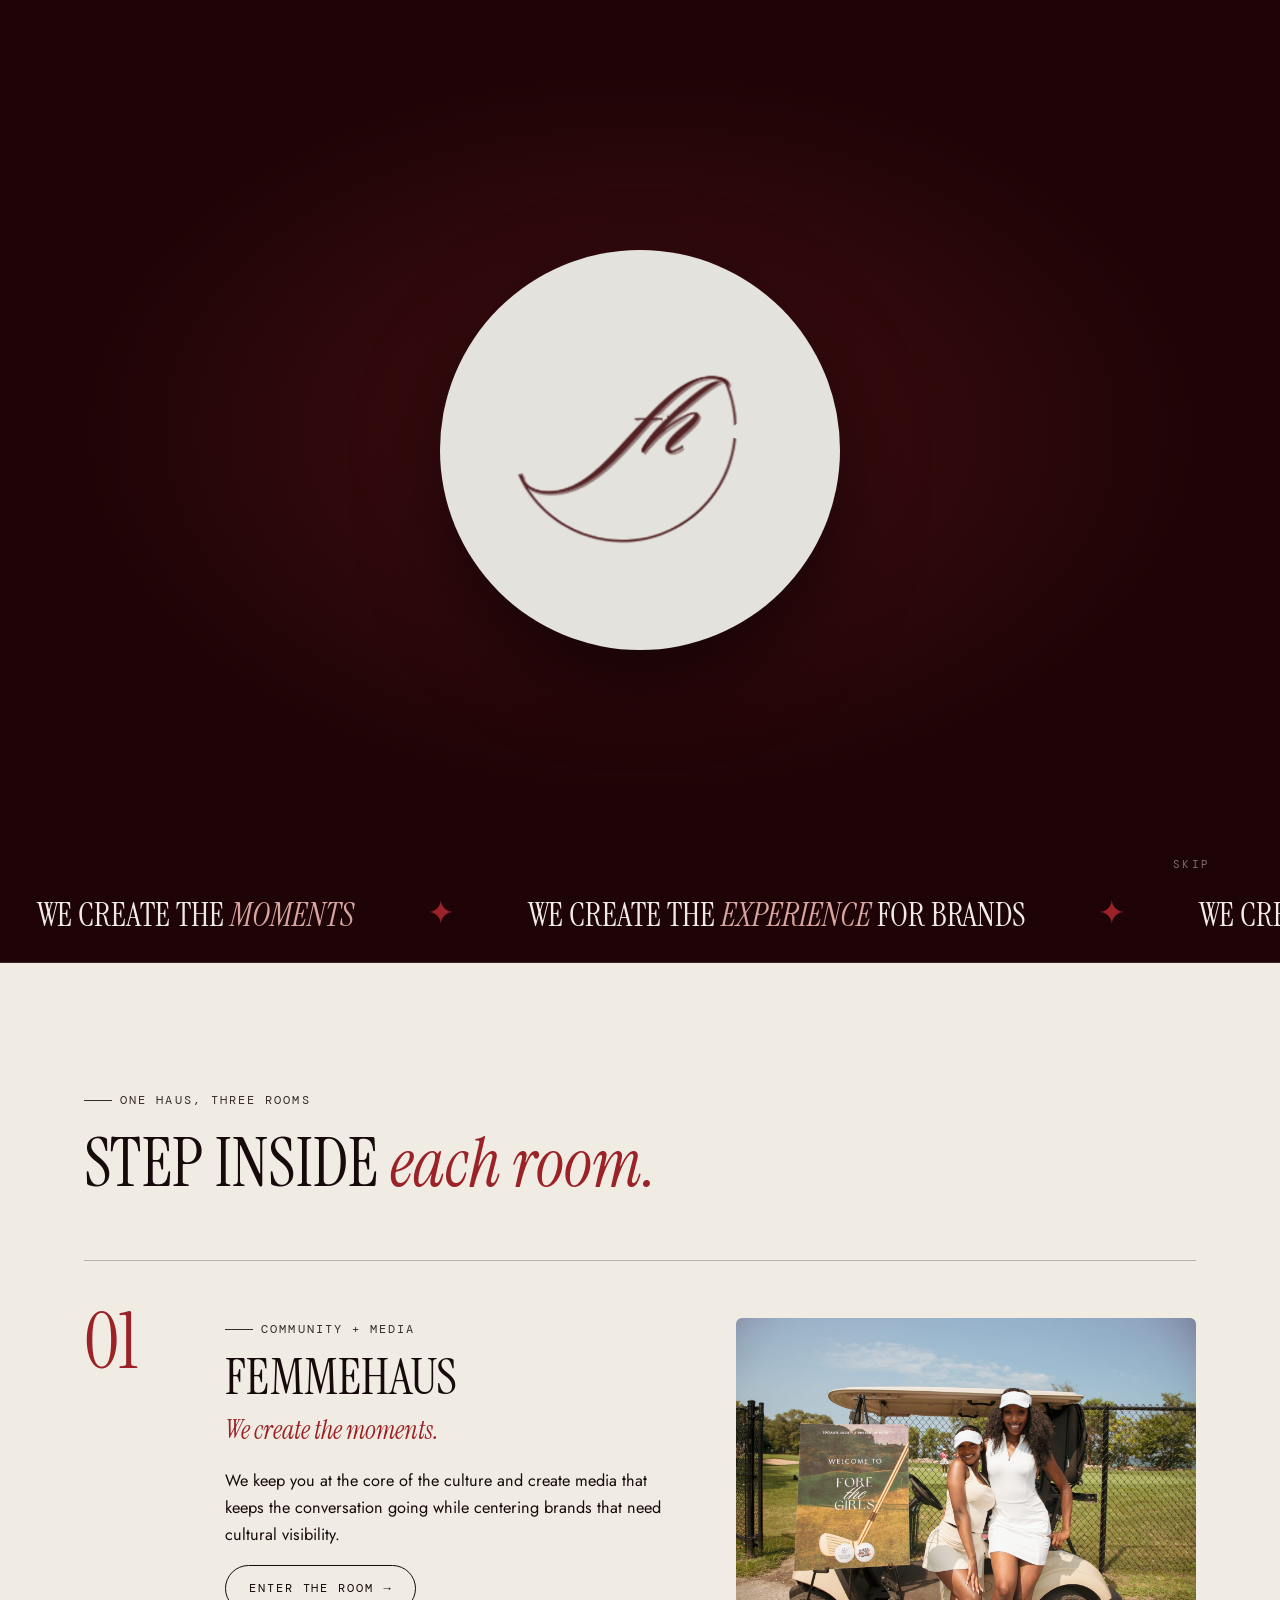
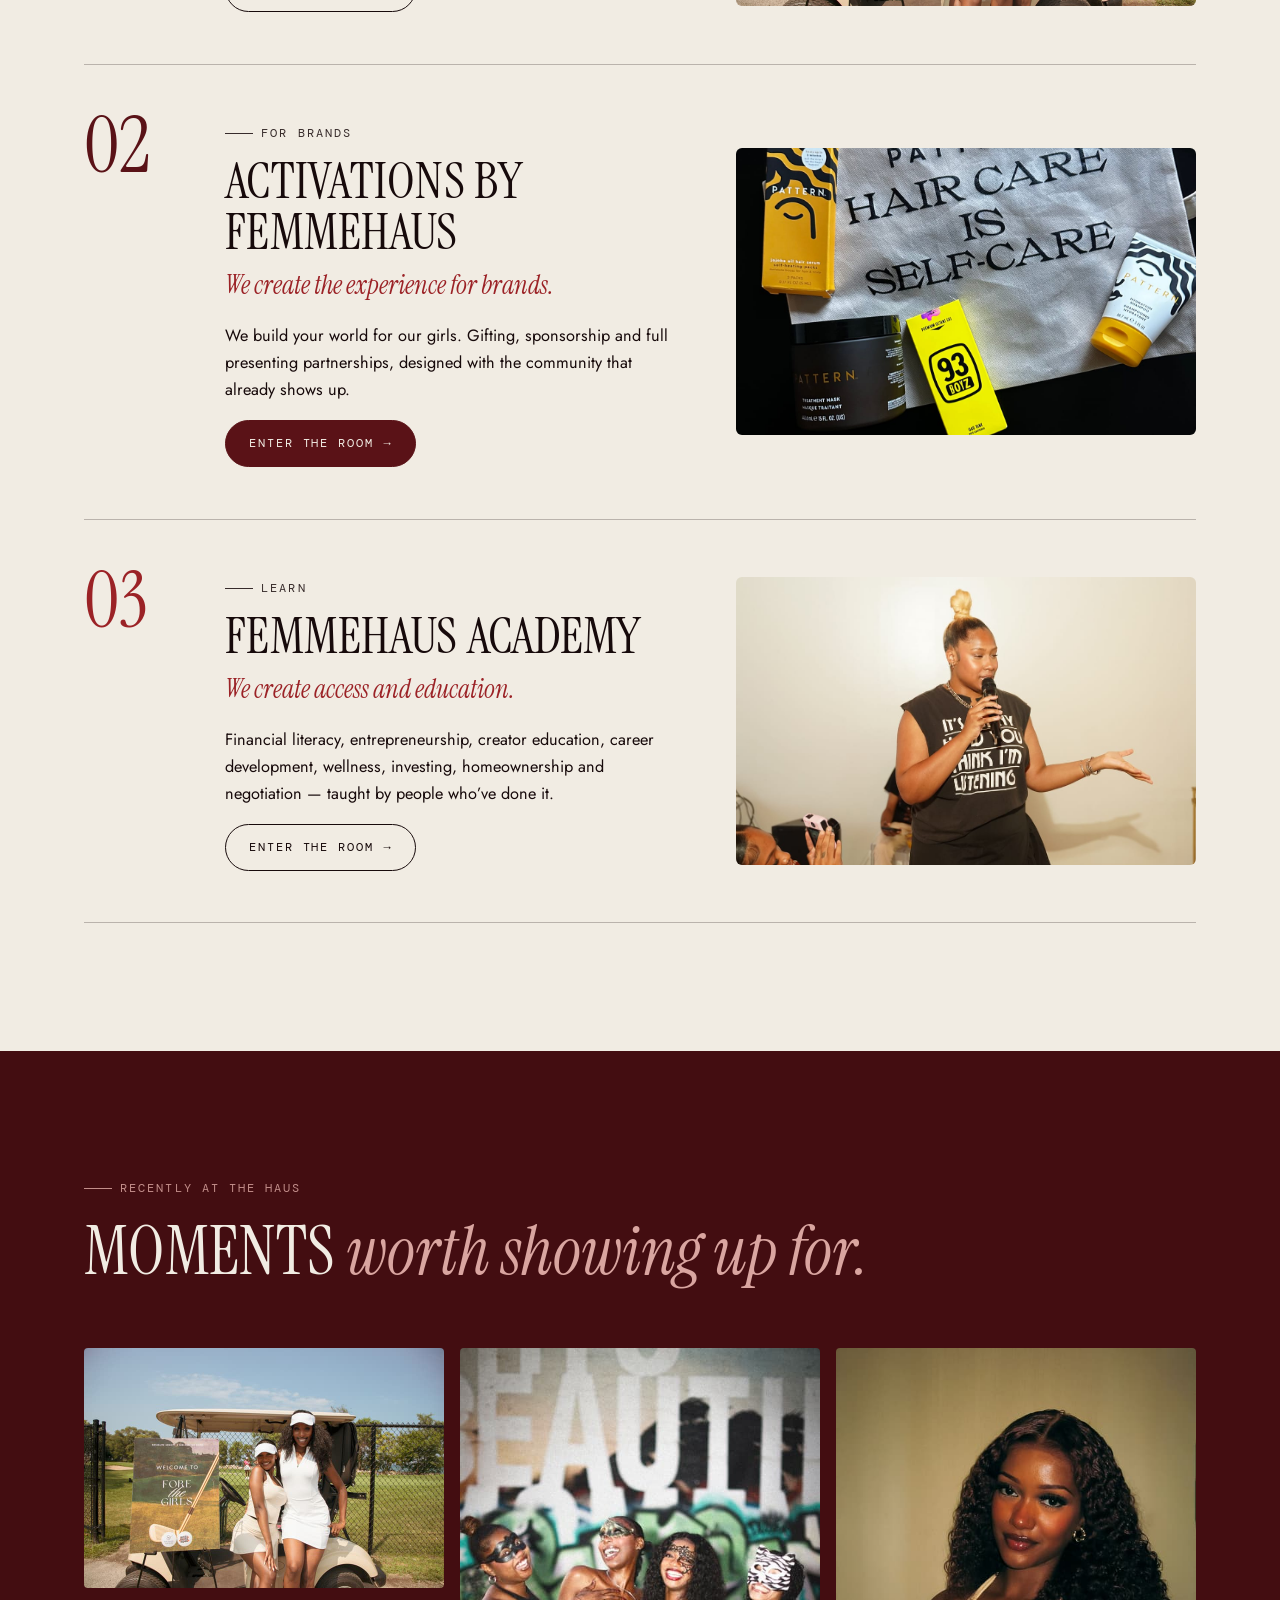
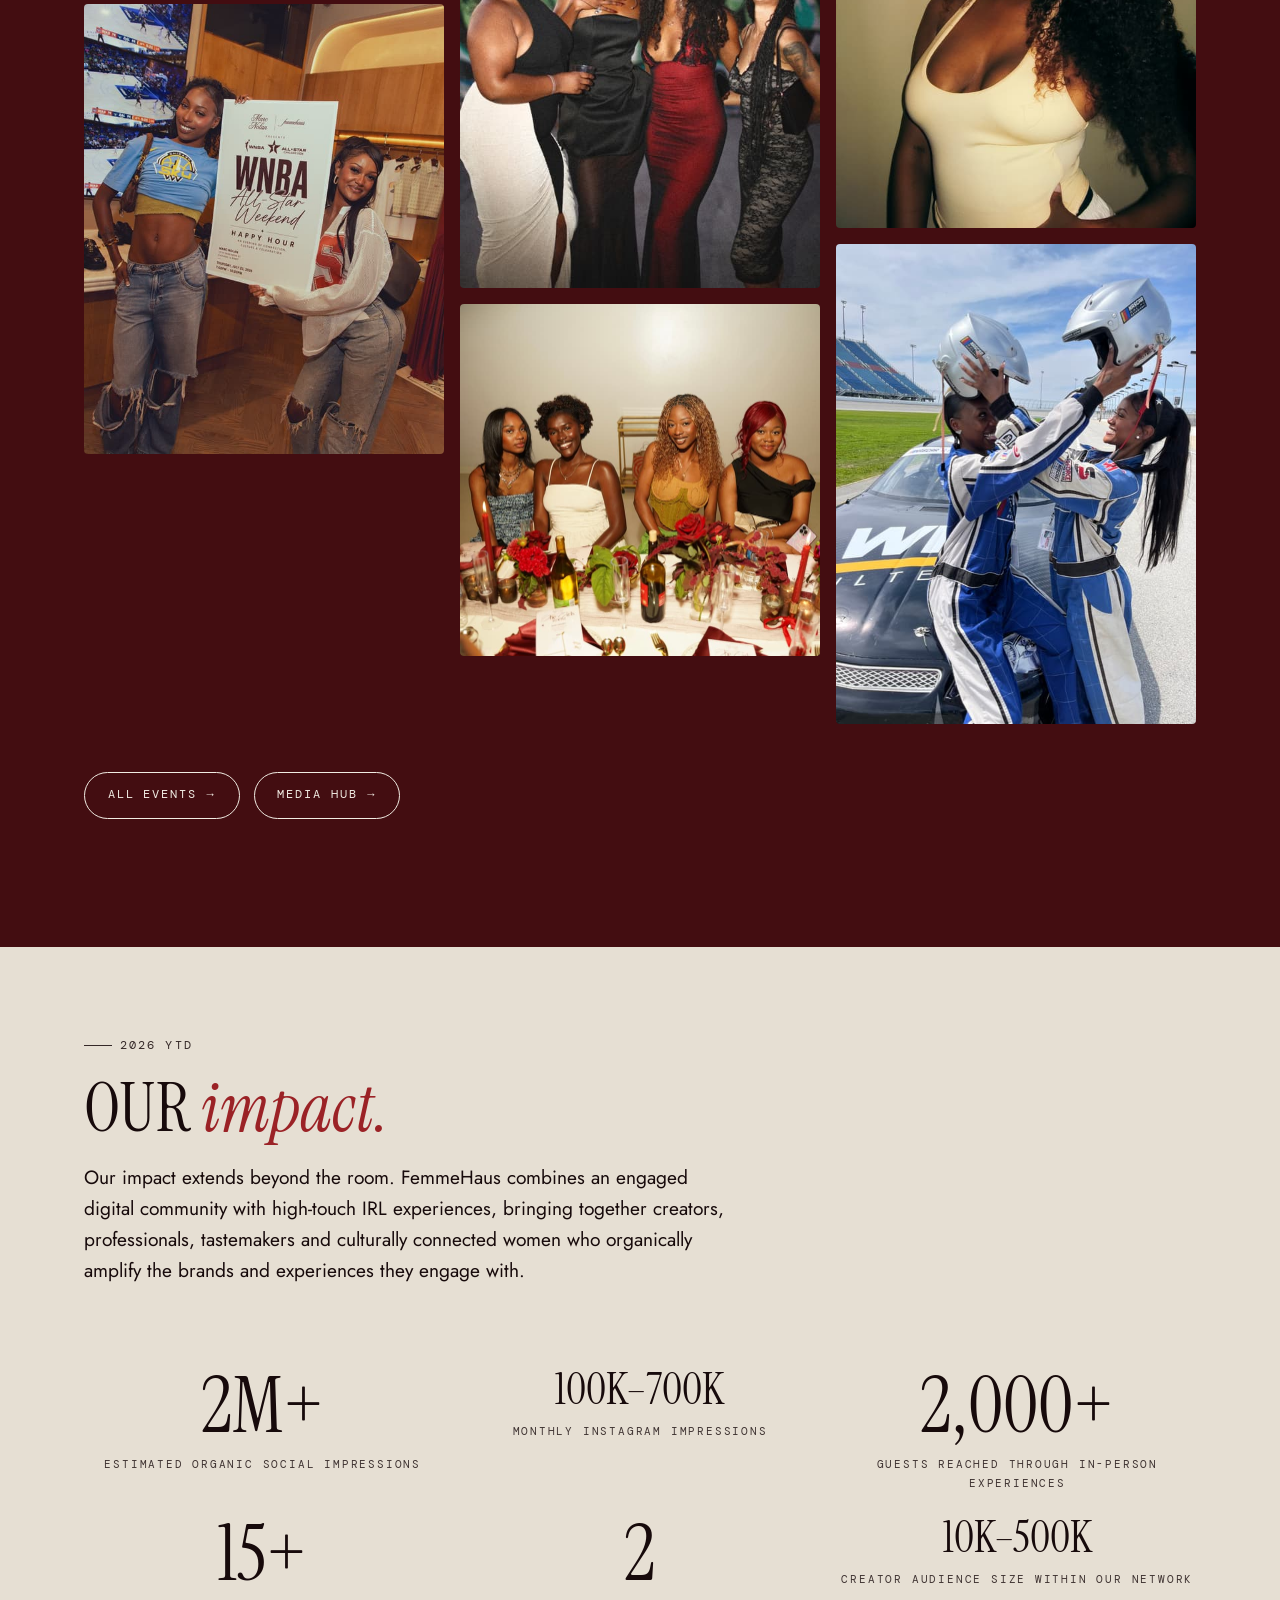
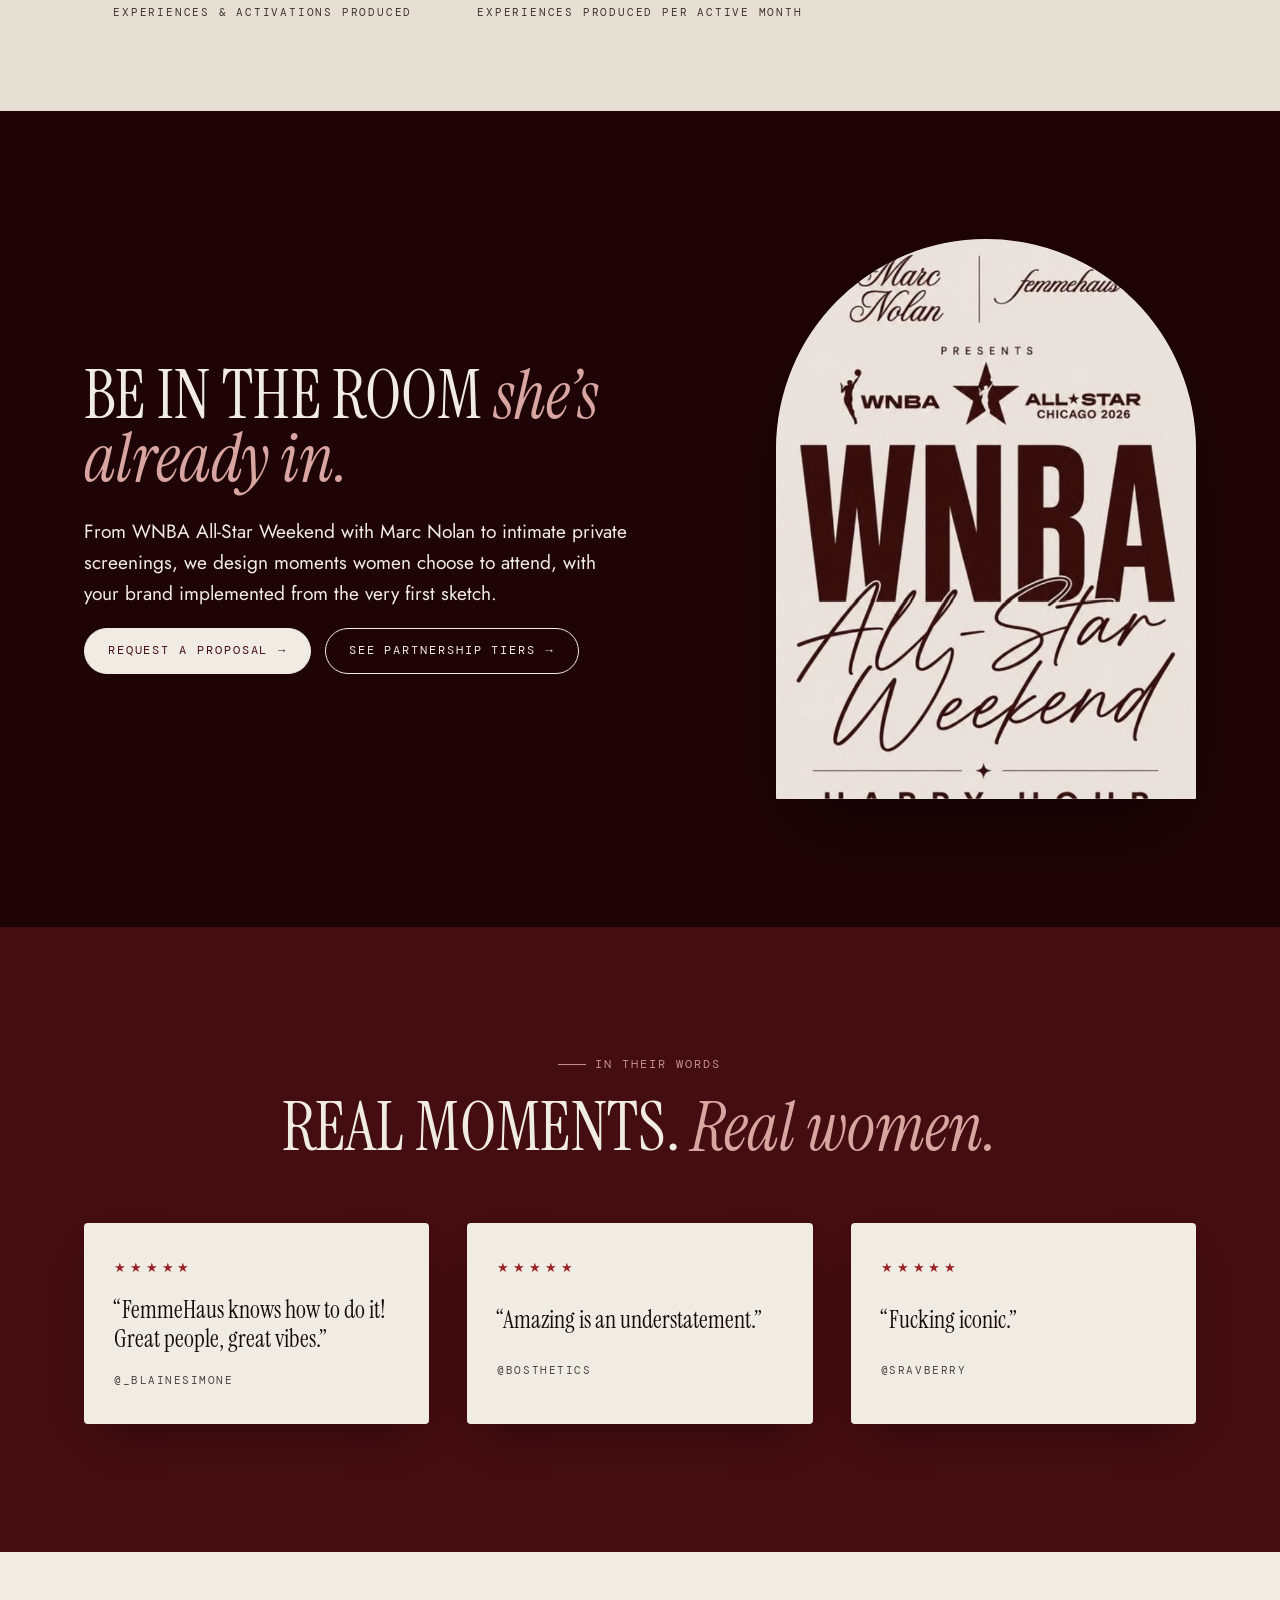
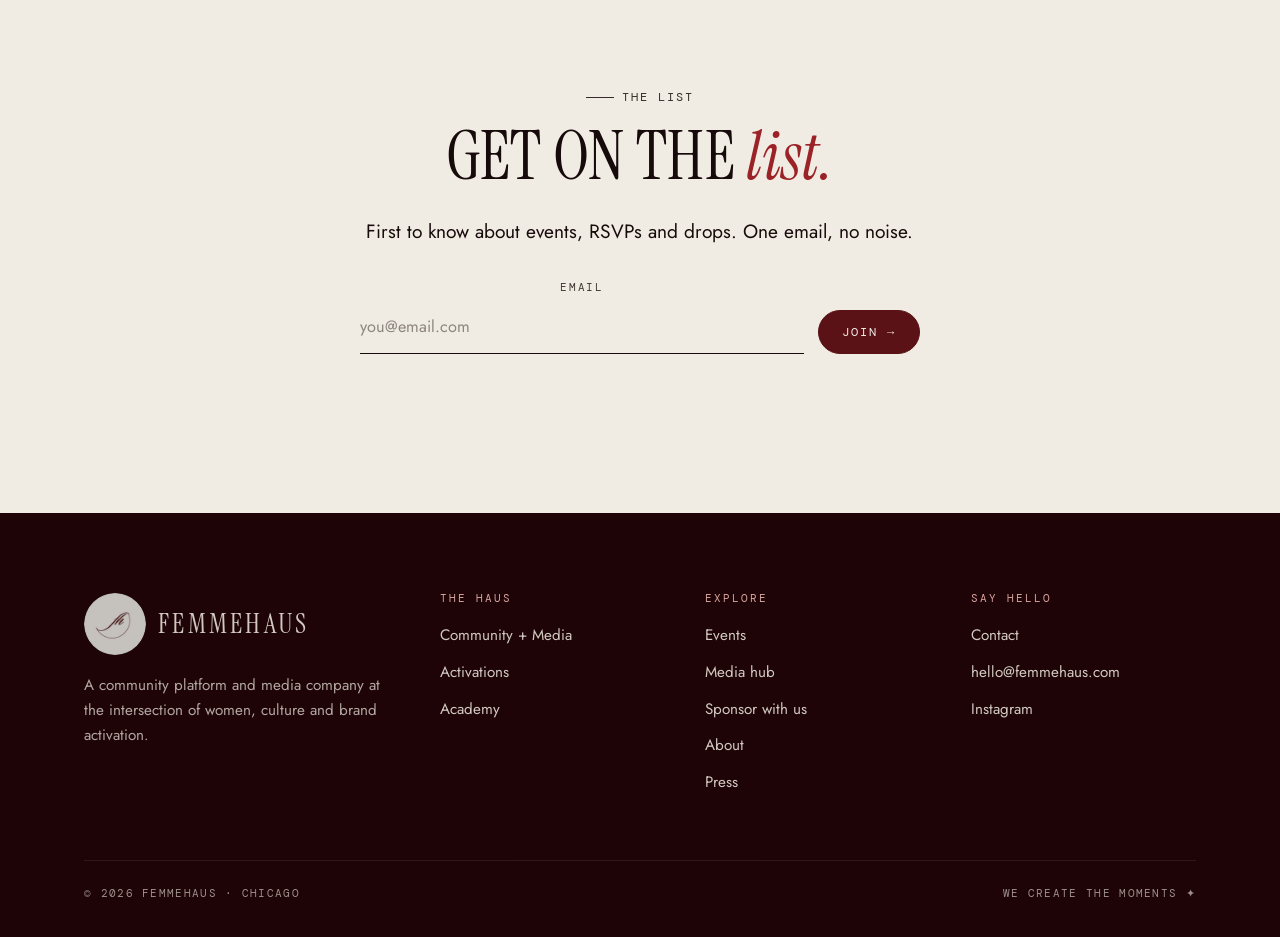
<file: index.html>
<!doctype html>
<html lang="en">
<head>
<meta charset="utf-8">
<meta name="viewport" content="width=device-width, initial-scale=1">
<title>FemmeHaus — Women, Culture & Brand Activation in Chicago</title>
<meta name="description" content="FemmeHaus is a community platform and media company at the intersection of women, culture and brand activation. Events, experiences for brands, and education — in Chicago.">
<link rel="icon" href="assets/img/logo.png">
<link rel="preconnect" href="https://fonts.googleapis.com"><link rel="preconnect" href="https://fonts.gstatic.com" crossorigin>
<link href="https://fonts.googleapis.com/css2?family=DM+Mono:wght@400&family=Instrument+Serif:ital@0;1&family=Jost:wght@300;400;500&family=Pinyon+Script&display=swap" rel="stylesheet">
<link rel="stylesheet" href="css/style.css">
<script>
/* Logo intro: plays on every load; skipped only for reduced-motion. */
(function () {
  var d = document.documentElement, play = true;
  try {
    if (window.matchMedia && matchMedia('(prefers-reduced-motion: reduce)').matches) play = false;
  } catch (e) {}
  if (play) { d.classList.add('intro-active'); setTimeout(function () { d.classList.remove('intro-active'); }, 9500); }
})();
</script>
</head>
<body data-page="home">
<div class="intro" id="intro" aria-hidden="true">
  <div class="intro__bg"></div>
  <div class="intro__logo" id="intro-logo"><canvas id="cv-f"></canvas><canvas id="cv-h"></canvas></div>
  <button class="intro__skip" type="button" tabindex="-1">Skip</button>
</div>
<div id="site-header"></div>

<main>
  <!-- HERO -->
  <section class="hero">
    <div class="wrap hero__in">
      <div>
        <span class="label">Women · Culture · Brands</span>
        <h1>Be at the <em>moment</em>.</h1>
        <p class="lede">FemmeHaus is a community platform and media company at the intersection of women, culture and brand activation. Our Haus is your Haus.</p>
        <div class="btn-row">
          <a class="btn btn--solid" href="community.html#join">Get on the list</a>
          <a class="btn" href="activations.html#proposal">Work with us</a>
        </div>
      </div>
      <div class="stack" data-reveal>
        <div class="roomtag">Now in<b>Chicago</b></div>
        <div class="arch arch--a"><img src="assets/img/p/wnba-sign.jpg" alt="Two guests hold the WNBA All-Star Weekend Happy Hour sign inside Marc Nolan" style="object-position:50% 40%"></div>
        <div class="arch arch--b"><img src="assets/img/p/portrait-3-s.jpg" alt="A guest with long curls in a cream top, lit by camera flash" style="object-position:50% 25%"></div>
      </div>
    </div>
  </section>

  <div class="marquee" aria-hidden="true">
    <div class="marquee__track">
      <span>We create the <em>moments</em></span><span class="star">✦</span>
      <span>We create the <em>experience</em> for brands</span><span class="star">✦</span>
      <span>We create <em>access</em> &amp; education</span><span class="star">✦</span>
    </div>
  </div>

  <!-- THREE ROOMS -->
  <section class="sec sec--cream">
    <div class="wrap">
      <div class="head" data-reveal>
        <span class="label">One Haus, three rooms</span>
        <h2>Step inside <em>each room.</em></h2>
      </div>

      <article class="room" data-reveal>
        <div class="room__no">01</div>
        <div class="room__body">
          <span class="label">Community + Media</span>
          <h3>FemmeHaus</h3>
          <p class="room__line">We create the moments.</p>
          <p>We keep you at the core of the culture and create media that keeps the conversation going while centering brands that need cultural visibility.</p>
          <a class="btn" href="community.html">Enter the room</a>
        </div>
        <div class="room__img"><img loading="lazy" src="assets/img/p/golf-cart.jpg" alt="Two guests in tennis whites lean on a golf cart beside a Fore the Girls sign"></div>
      </article>

      <article class="room room--featured" data-reveal>
        <div class="room__no">02</div>
        <div class="room__body">
          <span class="label">For brands</span>
          <h3>Activations by FemmeHaus</h3>
          <p class="room__line">We create the experience for brands.</p>
          <p>We build your world for our girls. Gifting, sponsorship and full presenting partnerships, designed with the community that already shows up.</p>
          <a class="btn btn--solid" href="activations.html">Enter the room</a>
        </div>
        <div class="room__img"><img loading="lazy" src="assets/img/p/gifting-pattern.jpg" alt="Hair-care products laid out on a tote reading Hair Care Is Self-Care" style="object-position:50% 45%"></div>
      </article>

      <article class="room" data-reveal>
        <div class="room__no">03</div>
        <div class="room__body">
          <span class="label">Learn</span>
          <h3>FemmeHaus Academy</h3>
          <p class="room__line">We create access and education.</p>
          <p>Financial literacy, entrepreneurship, creator education, career development, wellness, investing, homeownership and negotiation — taught by people who’ve done it.</p>
          <a class="btn" href="academy.html">Enter the room</a>
        </div>
        <div class="room__img"><img loading="lazy" src="assets/img/p/dinner-speaker.jpg" alt="A host speaks into a microphone above a table of red flowers" style="object-position:50% 42%"></div>
      </article>
    </div>
  </section>

  <!-- THE MOMENTS -->
  <section class="sec sec--wine">
    <div class="wrap">
      <div class="head" data-reveal>
        <span class="label">Recently at the Haus</span>
        <h2>Moments <em>worth showing up for.</em></h2>
      </div>
      <div class="masonry" id="moments" data-limit="6"></div>
      <div class="btn-row" style="margin-top:48px"><a class="btn" href="community.html#events">All events</a><a class="btn" href="media.html">Media hub</a></div>
    </div>
  </section>

  <!-- STATS: 2026 YTD, from Sapphire -->
  <section class="sec sec--bone" style="padding-block:clamp(56px,7vw,100px)">
    <div class="wrap">
      <div class="head" data-reveal>
        <span class="label">2026 YTD</span>
        <h2>Our <em>impact.</em></h2>
        <p class="lede">Our impact extends beyond the room. FemmeHaus combines an engaged digital community with high-touch IRL experiences, bringing together creators, professionals, tastemakers and culturally connected women who organically amplify the brands and experiences they engage with.</p>
      </div>
      <div class="stats stats--6" data-reveal>
        <div class="stat"><b>2M+</b><span>Estimated Organic Social Impressions</span></div>
        <div class="stat"><b class="is-range">100K–700K</b><span>Monthly Instagram Impressions</span></div>
        <div class="stat"><b>2,000+</b><span>Guests Reached Through In-Person Experiences</span></div>
        <div class="stat"><b>15+</b><span>Experiences &amp; Activations Produced</span></div>
        <div class="stat"><b>2</b><span>Experiences Produced Per Active Month</span></div>
        <div class="stat"><b class="is-range">10K–500K</b><span>Creator Audience Size Within Our Network</span></div>
      </div>
    </div>
  </section>

  <!-- BRAND TEASER -->
  <section class="sec sec--deep">
    <div class="wrap split">
      <div data-reveal>
        <h2 style="margin:0 0 26px">Be in the room <em>she’s already in.</em></h2>
        <p class="lede">From WNBA All-Star Weekend with Marc Nolan to intimate private screenings, we design moments women choose to attend, with your brand implemented from the very first sketch.</p>
        <div class="btn-row"><a class="btn btn--solid" href="activations.html#proposal">Request a proposal</a><a class="btn" href="activations.html#tiers">See partnership tiers</a></div>
      </div>
      <div data-reveal><div class="arch arch--b" style="max-width:420px;margin-left:auto"><img loading="lazy" src="assets/img/flyer-wnba-happy-hour.jpg" alt="WNBA All-Star Weekend Happy Hour flyer, presented with Marc Nolan" style="object-position:top"></div></div>
    </div>
  </section>

  <!-- TESTIMONIALS (fill with real quotes) -->
  <section class="sec sec--wine">
    <div class="wrap">
      <div class="head head--center" data-reveal><span class="label">In their words</span><h2>Real moments. <em>Real women.</em></h2></div>
      <div class="grid g3">
        <div class="quote" data-reveal><span class="stars">★★★★★</span><p>“FemmeHaus knows how to do it! Great people, great vibes.”</p><cite>@_blainesimone</cite></div>
        <div class="quote" data-reveal><span class="stars">★★★★★</span><p>“Amazing is an understatement.”</p><cite>@bosthetics</cite></div>
        <div class="quote" data-reveal><span class="stars">★★★★★</span><p>“Fucking iconic.”</p><cite>@sravberry</cite></div>
      </div>
    </div>
  </section>

  <!-- SIGNUP -->
  <section class="sec sec--cream band" id="join">
    <div class="wrap" data-reveal>
      <span class="label">The list</span>
      <h2>Get on the <em>list.</em></h2>
      <p class="lede" style="margin:0 auto 32px">First to know about events, RSVPs and drops. One email, no noise.</p>
      <form class="form inline-form" data-form="community" data-success="You’re on the list ✦ See you at the Haus.">
        <div class="hp" aria-hidden="true"><input name="website" tabindex="-1" autocomplete="off"></div>
        <div class="field"><label for="hj-email">Email</label><input id="hj-email" name="email" type="email" required data-name="email" placeholder="you@email.com" autocomplete="email"></div>
        <button class="btn btn--solid" type="submit">Join</button>
        <p class="form-msg" role="status" aria-live="polite"></p>
      </form>
    </div>
  </section>
</main>

<div id="site-footer"></div>
<script src="js/config.js"></script>
<script src="js/data.js"></script>
<script src="js/layout.js"></script>
<script src="js/main.js"></script>
<script>/* the intro (and its 113 KB of stroke data) only loads when it is actually going to play */
if (document.documentElement.classList.contains("intro-active")) document.write('<script src="js/intro-data.js"><\/script><script src="js/intro.js"><\/script>');</script>
</body>
</html>
</file>
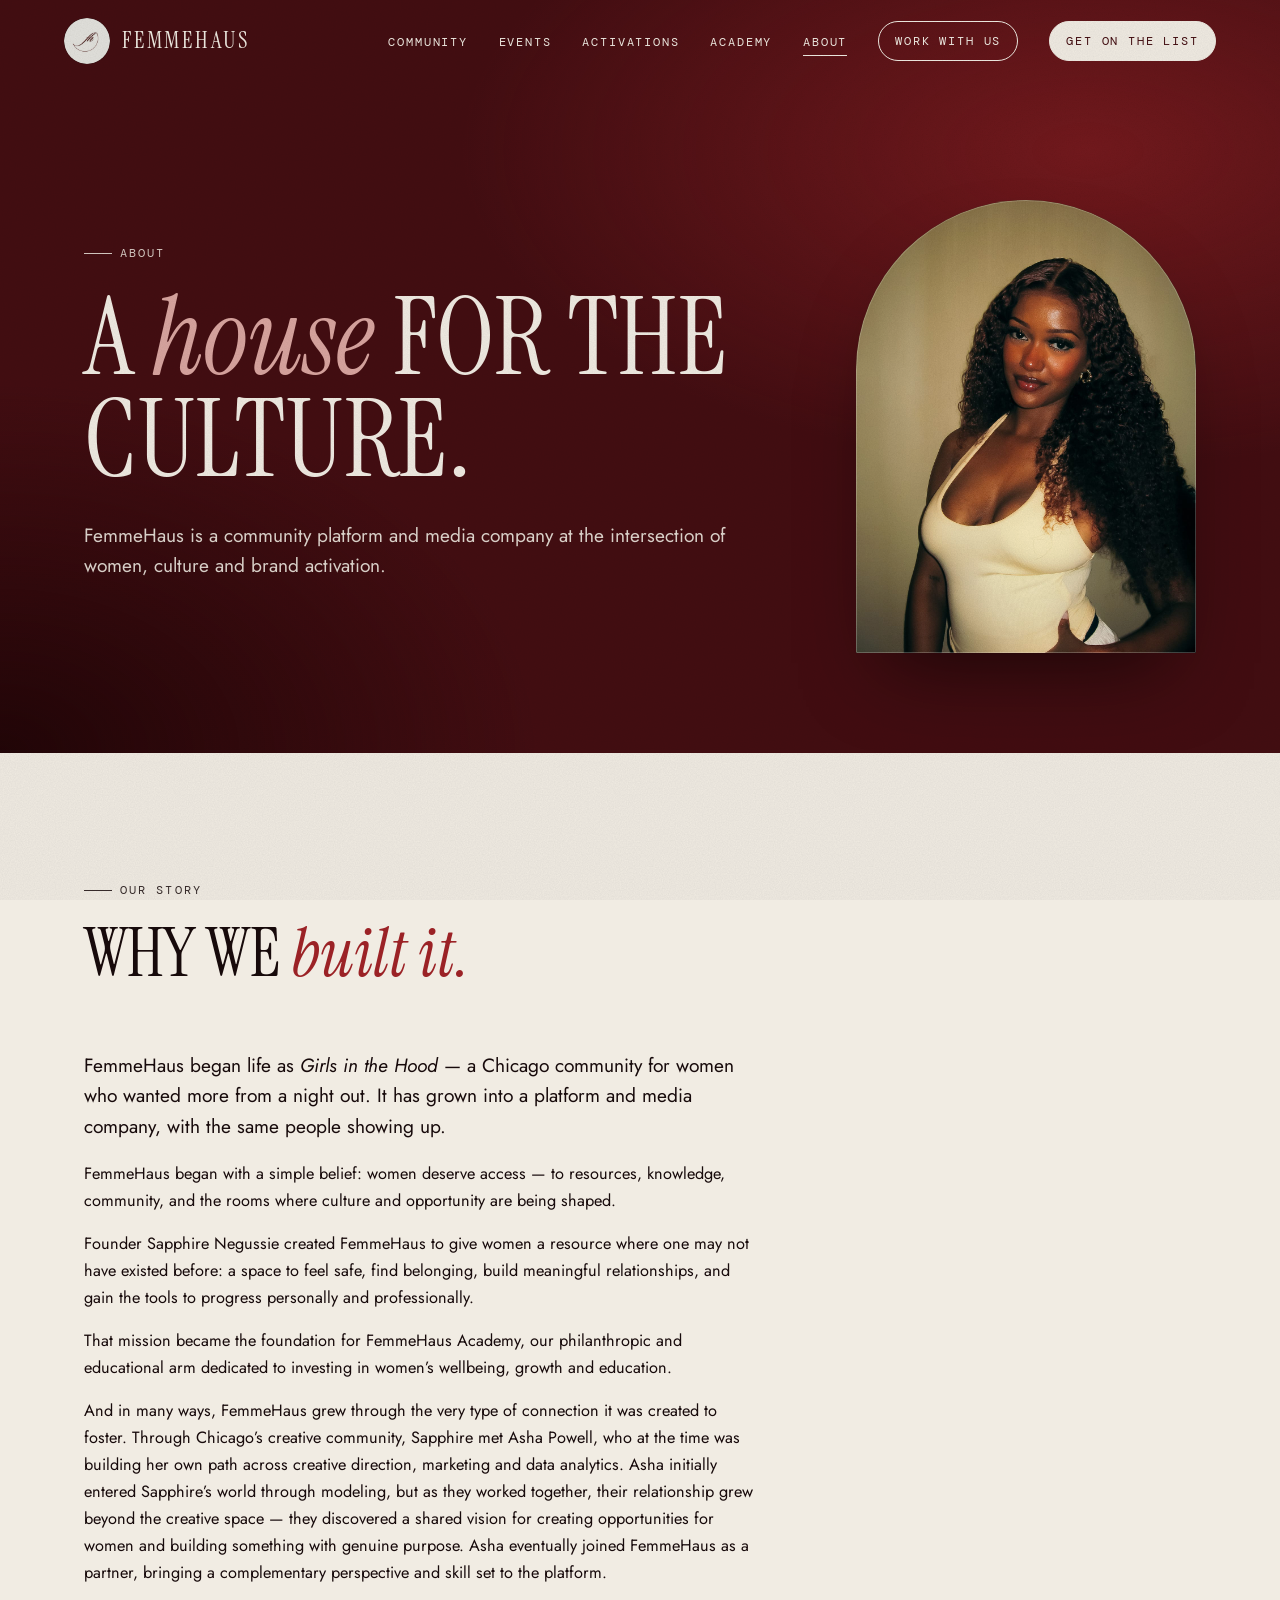
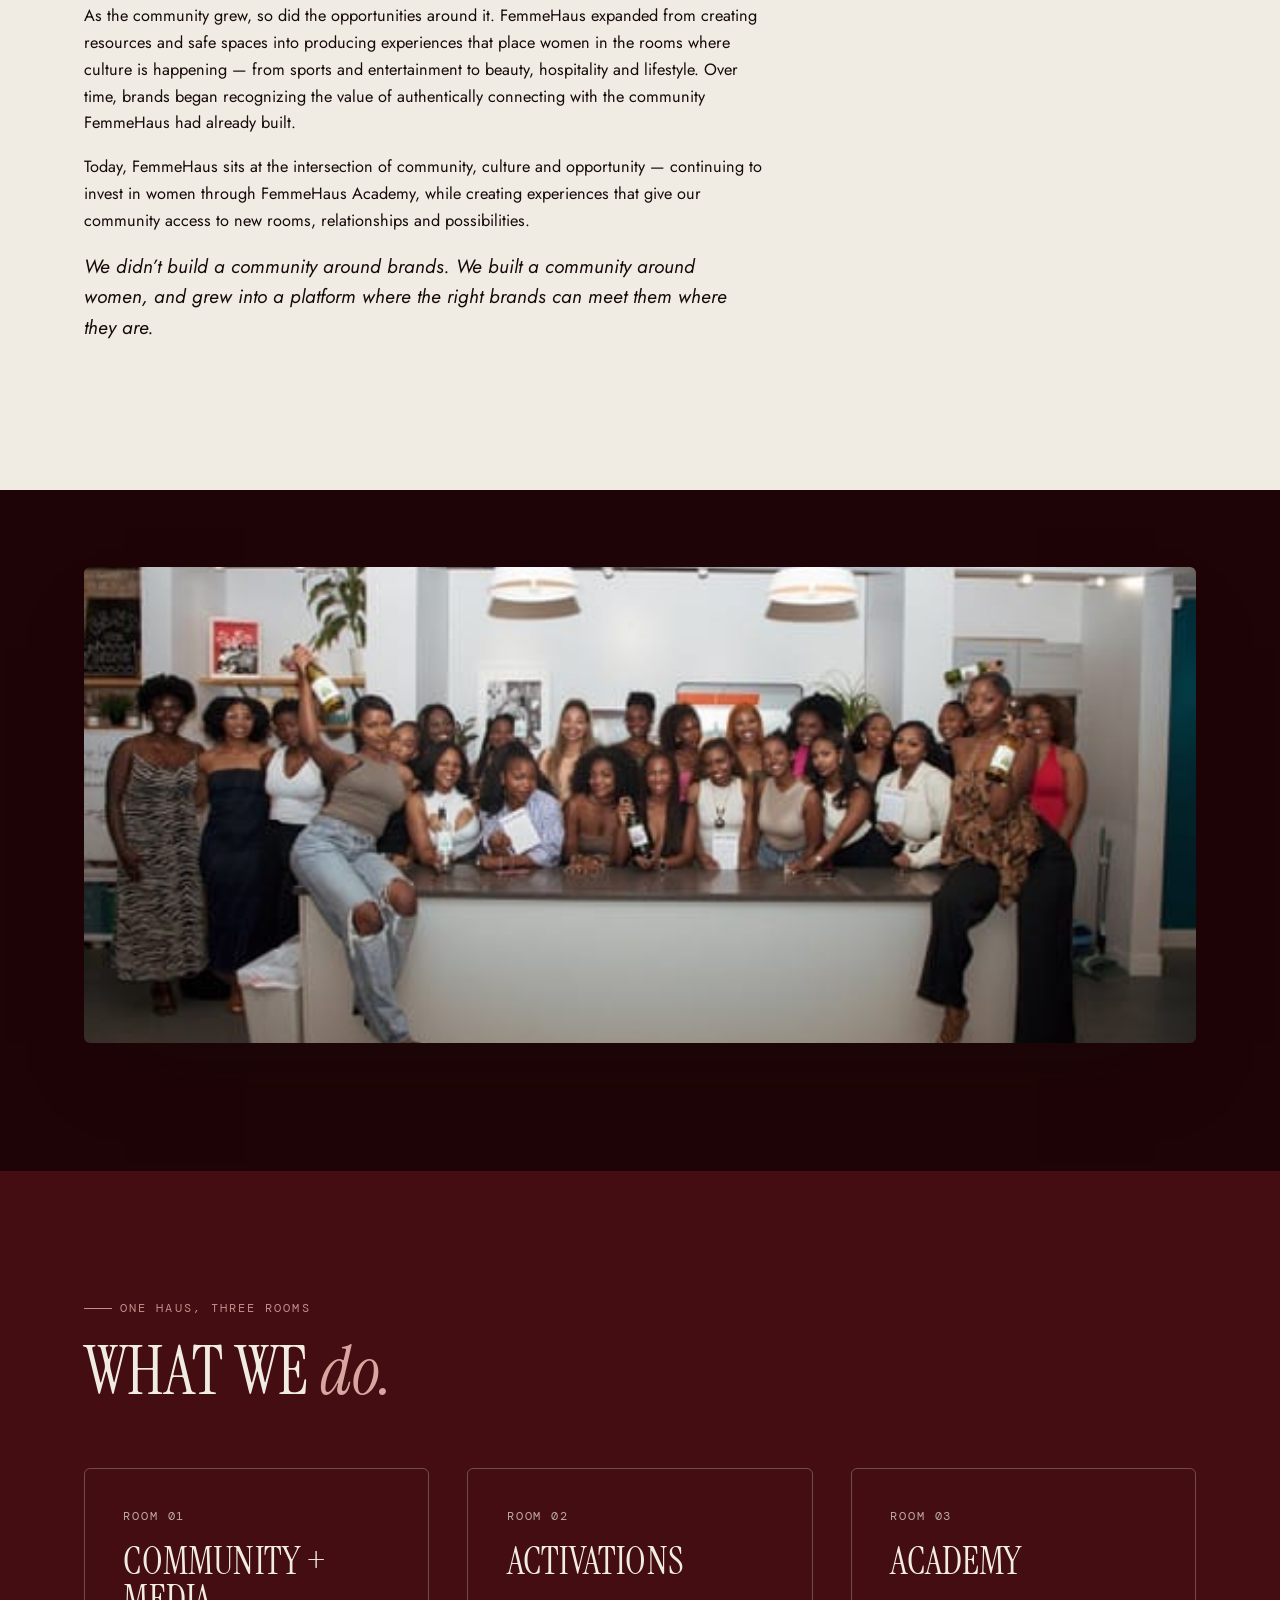
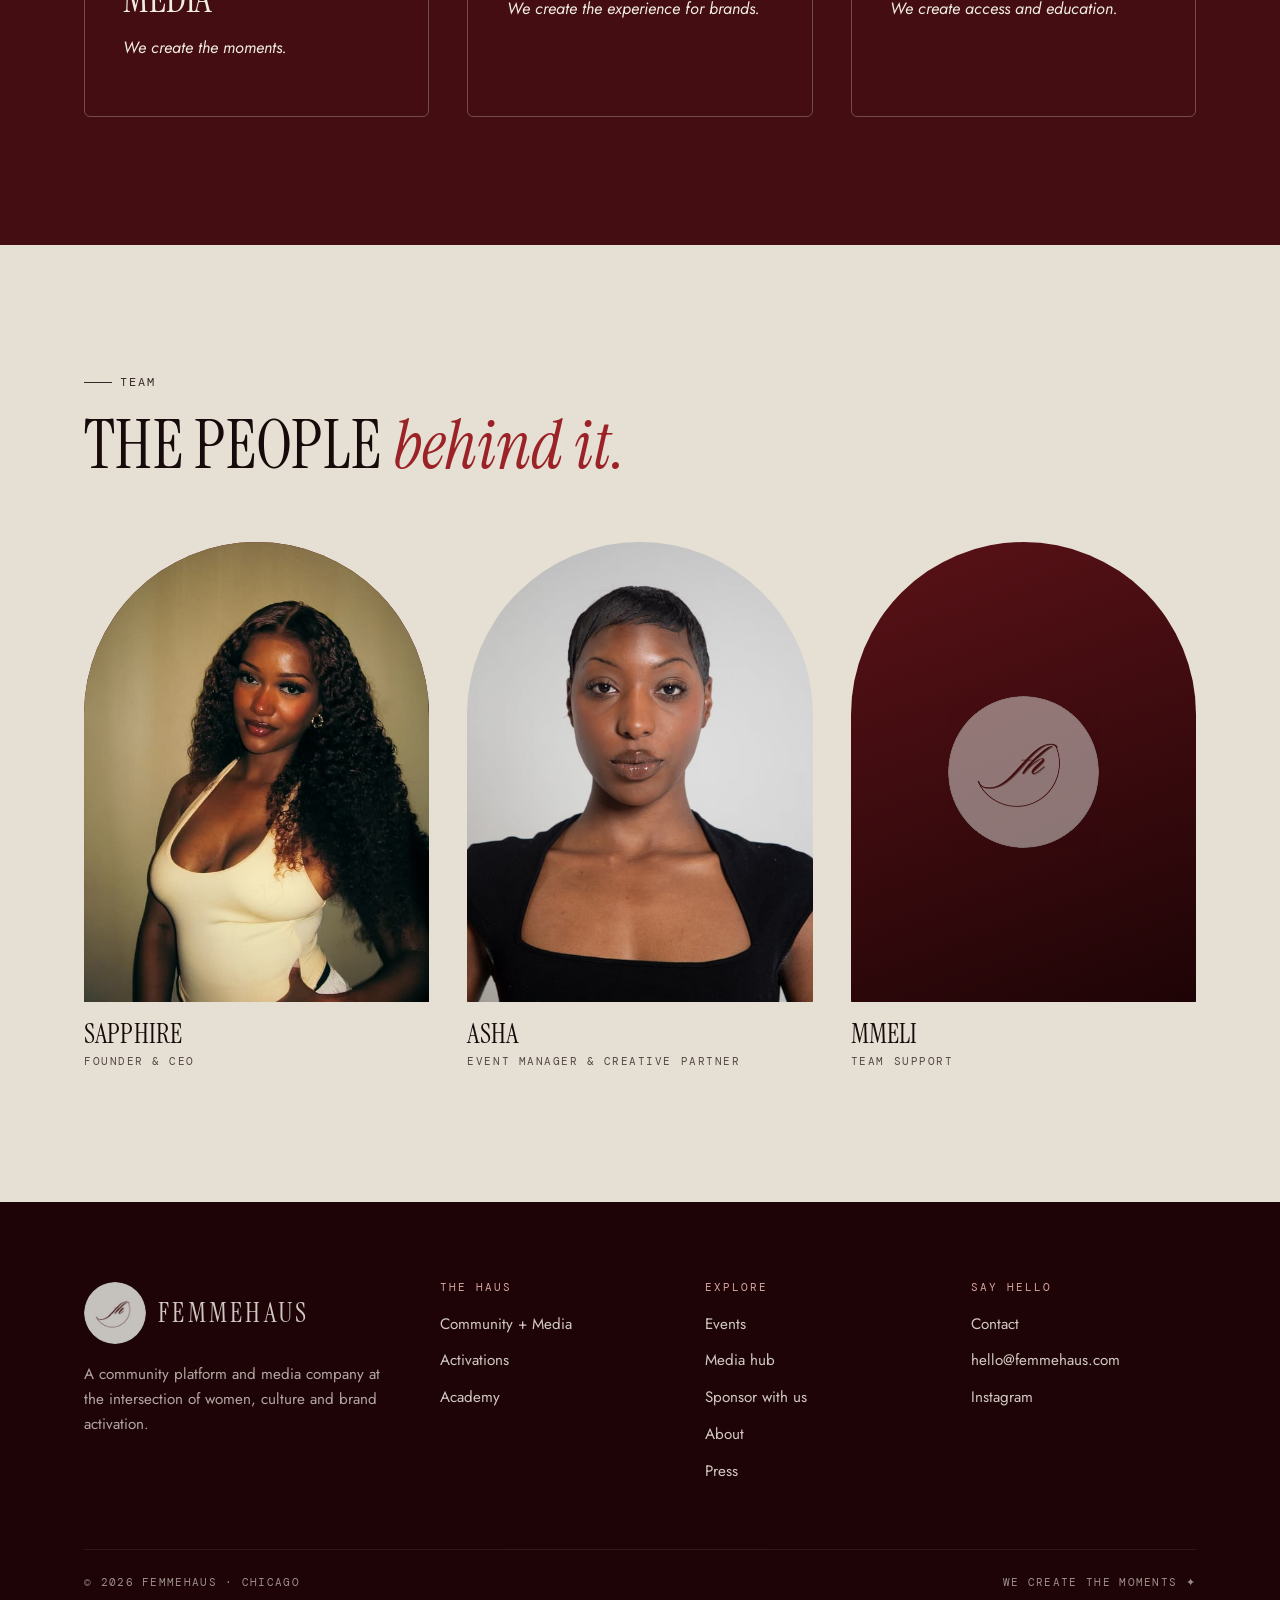
<file: about.html>
<!doctype html>
<html lang="en">
<head>
<meta charset="utf-8">
<meta name="viewport" content="width=device-width, initial-scale=1">
<title>About — The Story & Team | FemmeHaus</title>
<meta name="description" content="FemmeHaus is a community platform and media company at the intersection of women, culture and brand activation. Meet the team.">
<link rel="icon" href="assets/img/logo.png">
<link rel="preconnect" href="https://fonts.googleapis.com"><link rel="preconnect" href="https://fonts.gstatic.com" crossorigin>
<link href="https://fonts.googleapis.com/css2?family=DM+Mono:wght@400&family=Instrument+Serif:ital@0;1&family=Jost:wght@300;400;500&family=Pinyon+Script&display=swap" rel="stylesheet">
<link rel="stylesheet" href="css/style.css">
</head>
<body data-page="about">
<div id="site-header"></div>

<main>
  <section class="hero hero--short">
    <div class="wrap hero__in">
      <div>
        <span class="label">About</span>
        <h1>A <em>house</em> for the culture.</h1>
        <p class="lede">FemmeHaus is a community platform and media company at the intersection of women, culture and brand activation.</p>
      </div>
      <div class="arch arch--b" data-reveal style="max-width:340px;margin-left:auto"><img src="assets/img/p/portrait-3.jpg" alt="Sapphire, Founder and CEO of FemmeHaus" style="object-position:50% 25%"></div>
    </div>
  </section>

  <section class="sec sec--cream">
    <div class="wrap">
      <div class="head" data-reveal><span class="label">Our story</span><h2>Why we <em>built it.</em></h2></div>
      <div data-reveal style="max-width:680px">
        <p class="lede">FemmeHaus began life as <em>Girls in the Hood</em> — a Chicago community for women who wanted more from a night out. It has grown into a platform and media company, with the same people showing up.</p>
        <p>FemmeHaus began with a simple belief: women deserve access — to resources, knowledge, community, and the rooms where culture and opportunity are being shaped.</p>
        <p>Founder Sapphire Negussie created FemmeHaus to give women a resource where one may not have existed before: a space to feel safe, find belonging, build meaningful relationships, and gain the tools to progress personally and professionally.</p>
        <p>That mission became the foundation for FemmeHaus Academy, our philanthropic and educational arm dedicated to investing in women’s wellbeing, growth and education.</p>
        <p>And in many ways, FemmeHaus grew through the very type of connection it was created to foster. Through Chicago’s creative community, Sapphire met Asha Powell, who at the time was building her own path across creative direction, marketing and data analytics. Asha initially entered Sapphire’s world through modeling, but as they worked together, their relationship grew beyond the creative space — they discovered a shared vision for creating opportunities for women and building something with genuine purpose. Asha eventually joined FemmeHaus as a partner, bringing a complementary perspective and skill set to the platform.</p>
        <p>As the community grew, so did the opportunities around it. FemmeHaus expanded from creating resources and safe spaces into producing experiences that place women in the rooms where culture is happening — from sports and entertainment to beauty, hospitality and lifestyle. Over time, brands began recognizing the value of authentically connecting with the community FemmeHaus had already built.</p>
        <p>Today, FemmeHaus sits at the intersection of community, culture and opportunity — continuing to invest in women through FemmeHaus Academy, while creating experiences that give our community access to new rooms, relationships and possibilities.</p>
        <p class="lede"><em>We didn’t build a community around brands. We built a community around women, and grew into a platform where the right brands can meet them where they are.</em></p>
      </div>
    </div>
  </section>

  <section class="sec sec--deep" style="padding-top:0">
    <div class="wrap" style="padding-top:clamp(40px,6vw,90px)">
      <div class="banner" data-reveal data-zoom><img loading="lazy" src="assets/img/p/kitchen-group.jpg" alt="A large group of women gathered around a kitchen island"></div>
    </div>
  </section>

  <section class="sec sec--wine">
    <div class="wrap">
      <div class="head" data-reveal><span class="label">One Haus, three rooms</span><h2>What we <em>do.</em></h2></div>
      <div class="grid g3">
        <a class="tier" href="community.html" style="text-decoration:none" data-reveal><span class="no">Room 01</span><h3>Community + Media</h3><p><em>We create the moments.</em></p></a>
        <a class="tier" href="activations.html" style="text-decoration:none" data-reveal><span class="no">Room 02</span><h3>Activations</h3><p><em>We create the experience for brands.</em></p></a>
        <a class="tier" href="academy.html" style="text-decoration:none" data-reveal><span class="no">Room 03</span><h3>Academy</h3><p><em>We create access and education.</em></p></a>
      </div>
    </div>
  </section>

  <section class="sec sec--bone">
    <div class="wrap">
      <div class="head" data-reveal><span class="label">Team</span><h2>The people <em>behind it.</em></h2></div>
      <div class="grid g3">
        <div class="person" data-reveal><div class="person__ph person__ph--photo"><img loading="lazy" src="assets/img/p/portrait-3-s.jpg" alt="Sapphire" style="object-position:50% 20%"></div><h3>Sapphire</h3><small>Founder &amp; CEO</small></div>
        <div class="person" data-reveal><div class="person__ph person__ph--photo"><img loading="lazy" src="assets/img/p/team-asha-s.jpg" alt="Asha"></div><h3>Asha</h3><small>Event Manager &amp; Creative Partner</small></div>
        <div class="person" data-reveal><div class="person__ph"><img src="assets/img/logo.png" alt=""></div><h3>Mmeli</h3><small>Team Support</small></div>
      </div>
    </div>
  </section>
</main>

<div id="site-footer"></div>
<script src="js/config.js"></script>
<script src="js/data.js"></script>
<script src="js/layout.js"></script>
<script src="js/main.js"></script>
</body>
</html>
</file>
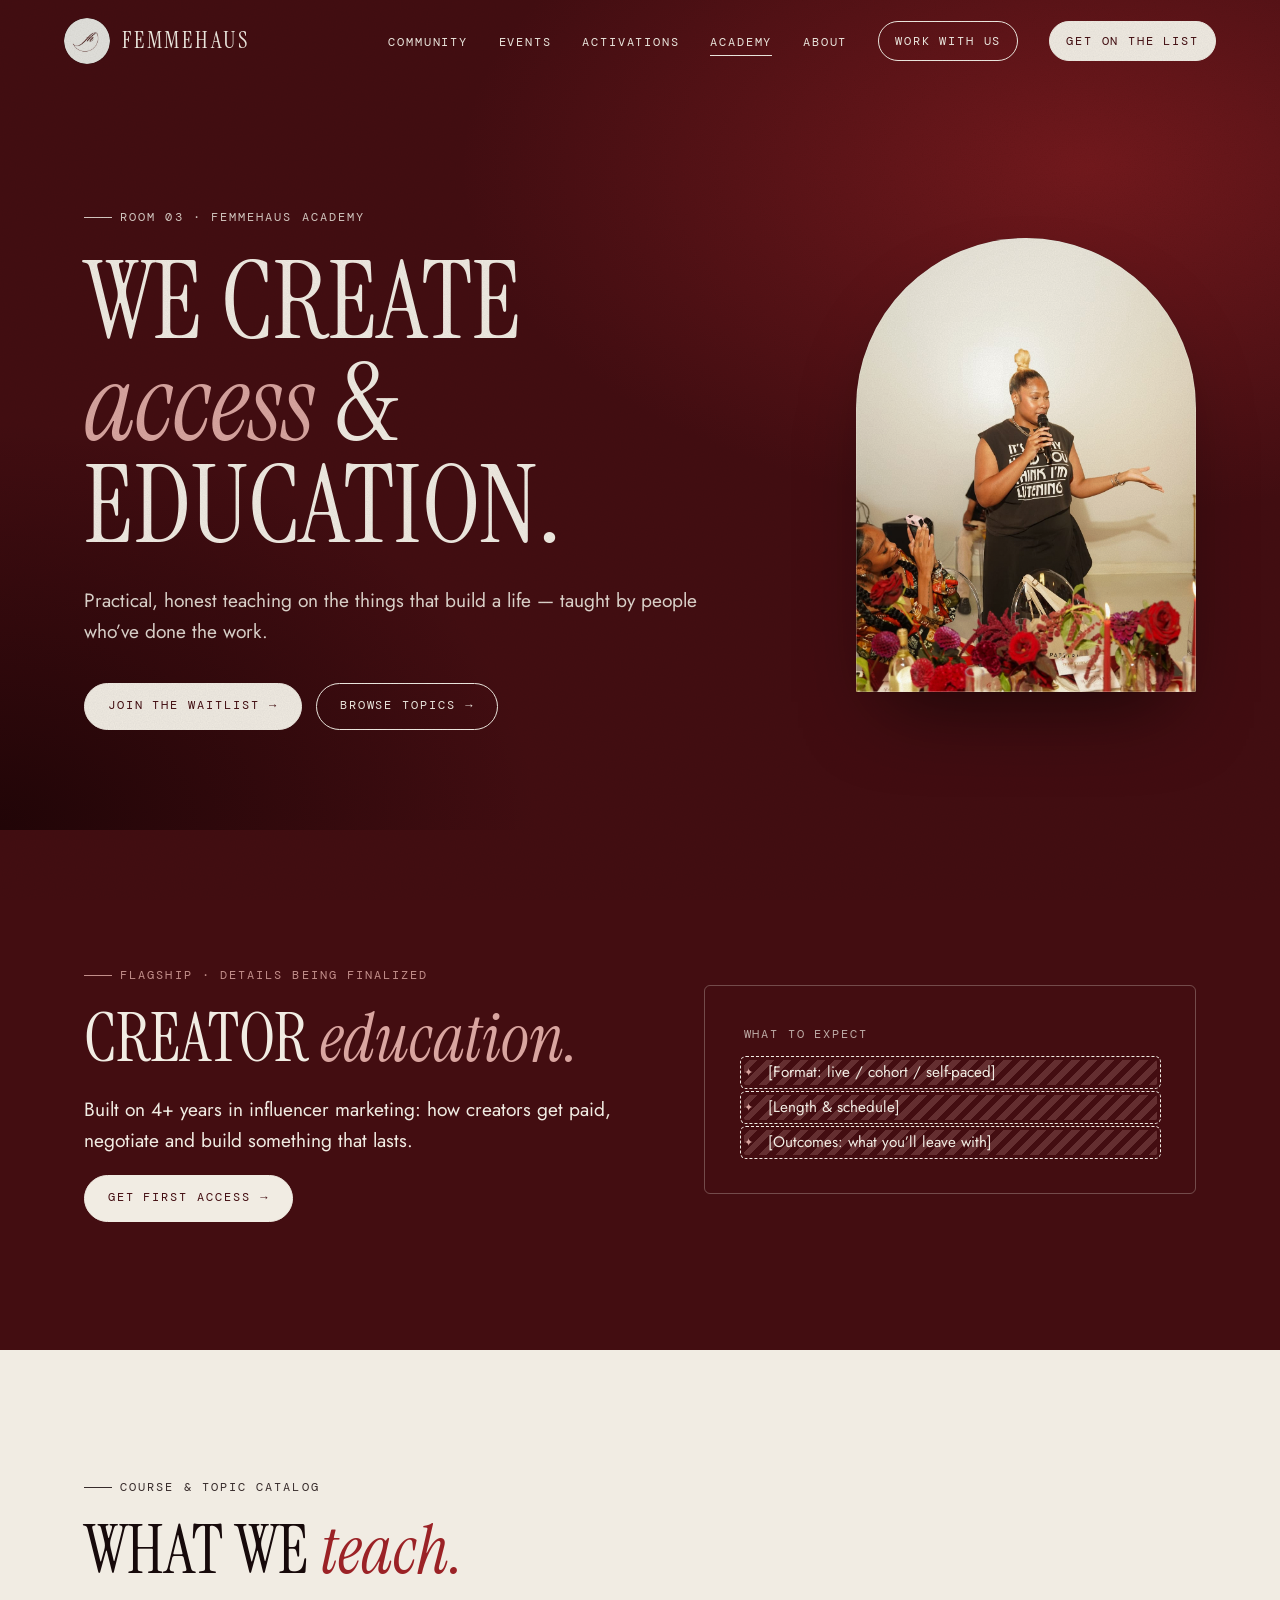
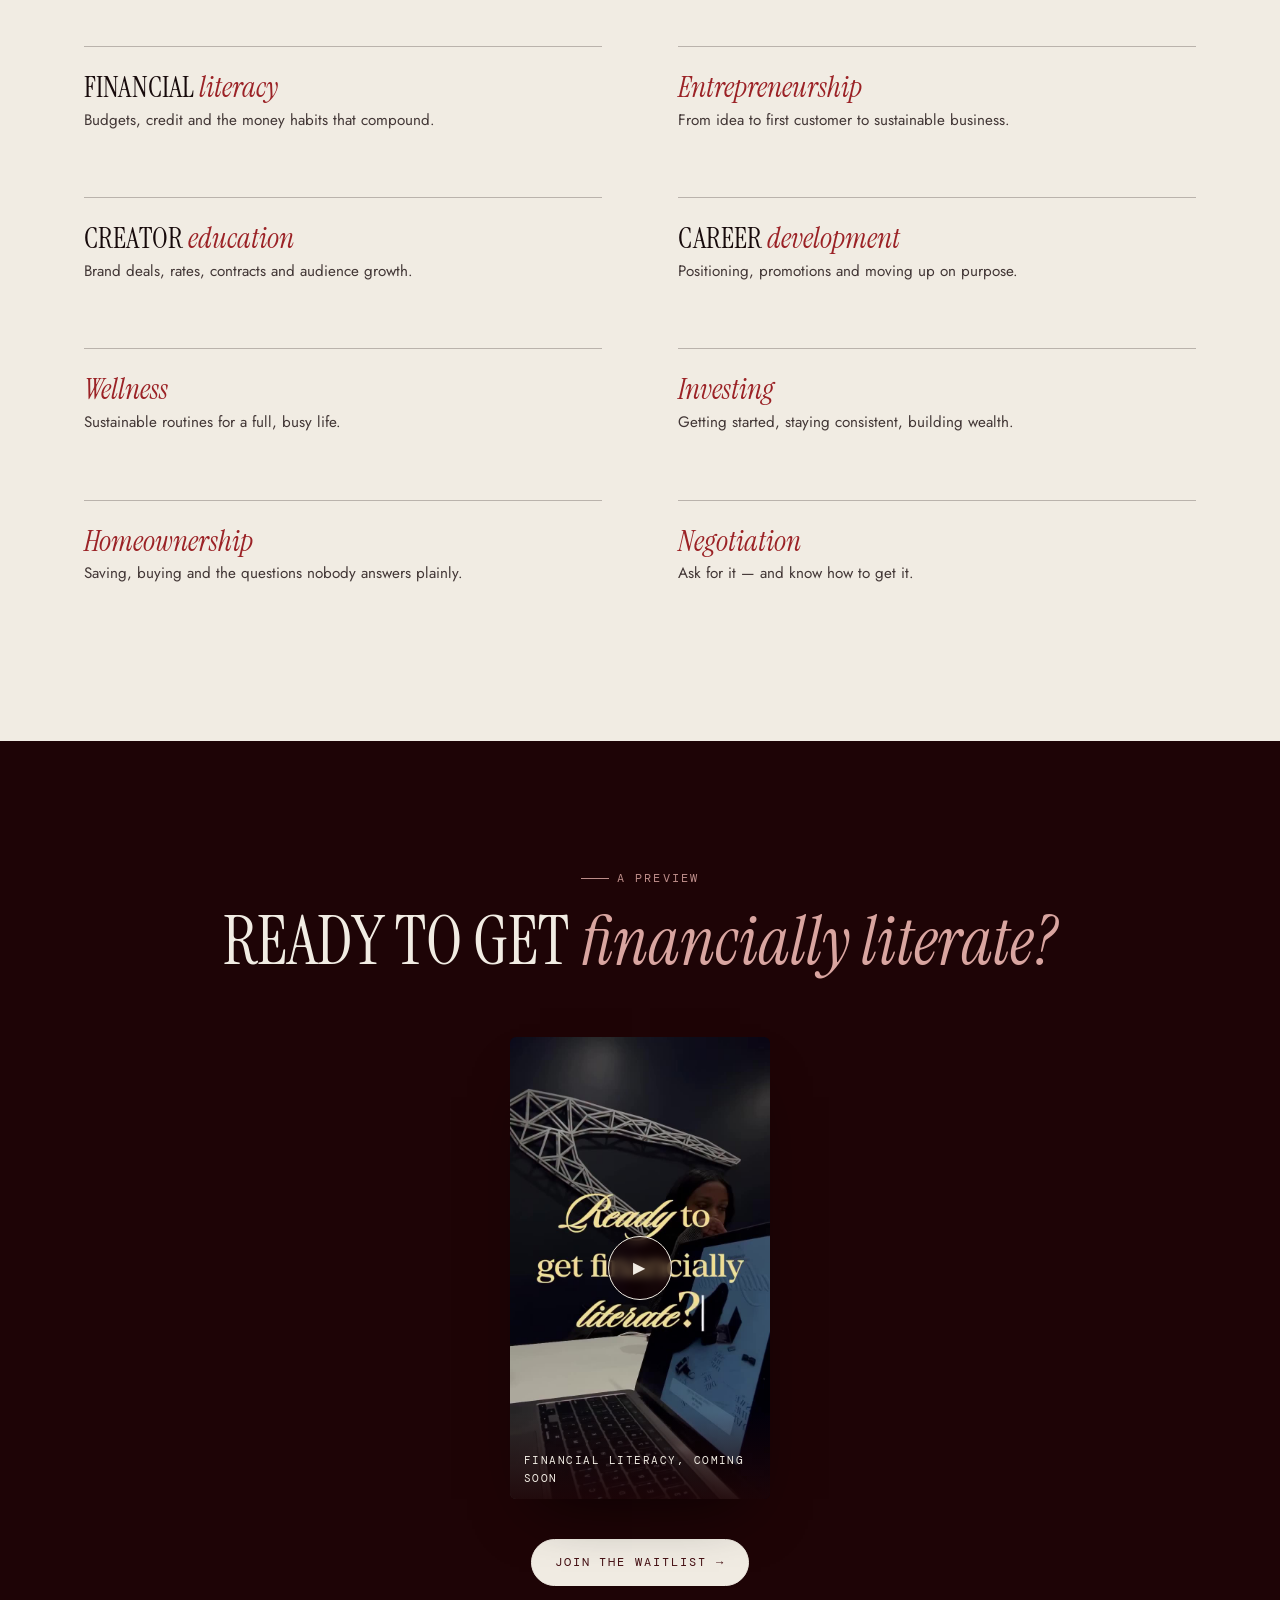
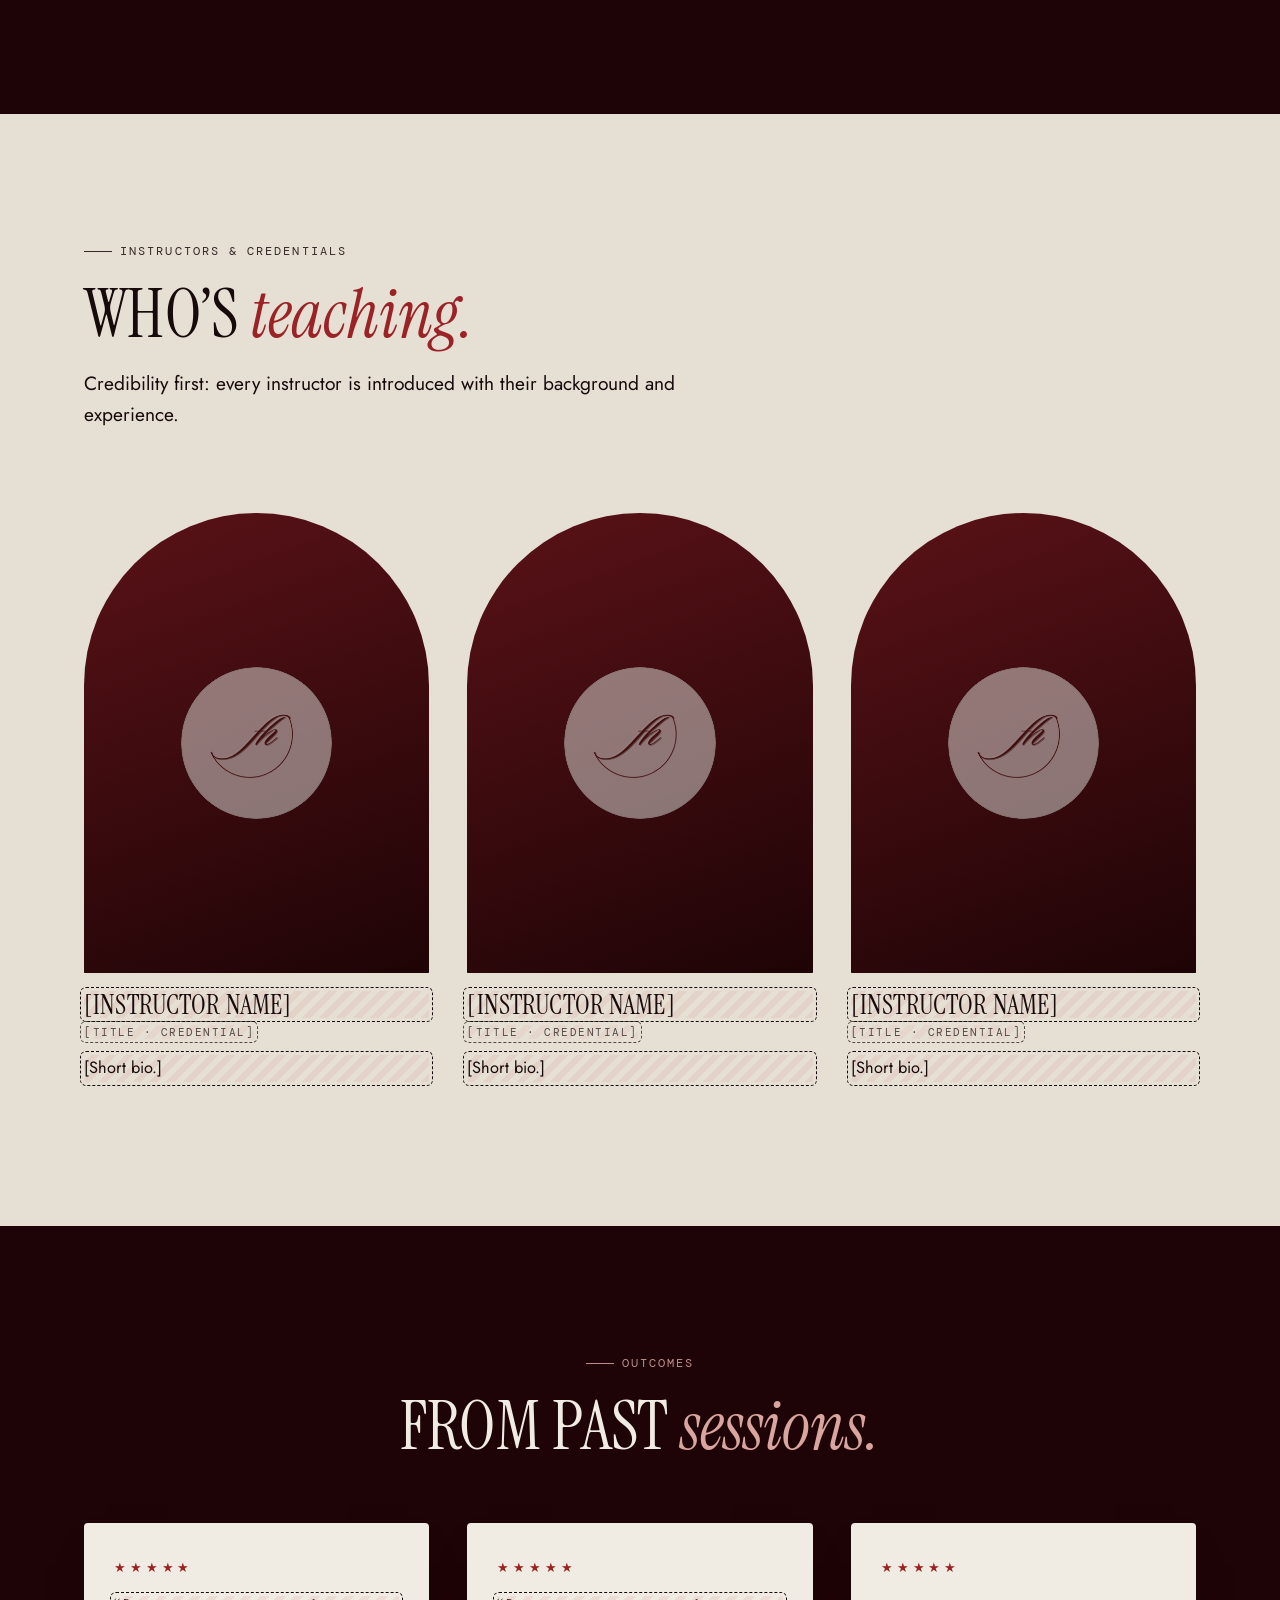
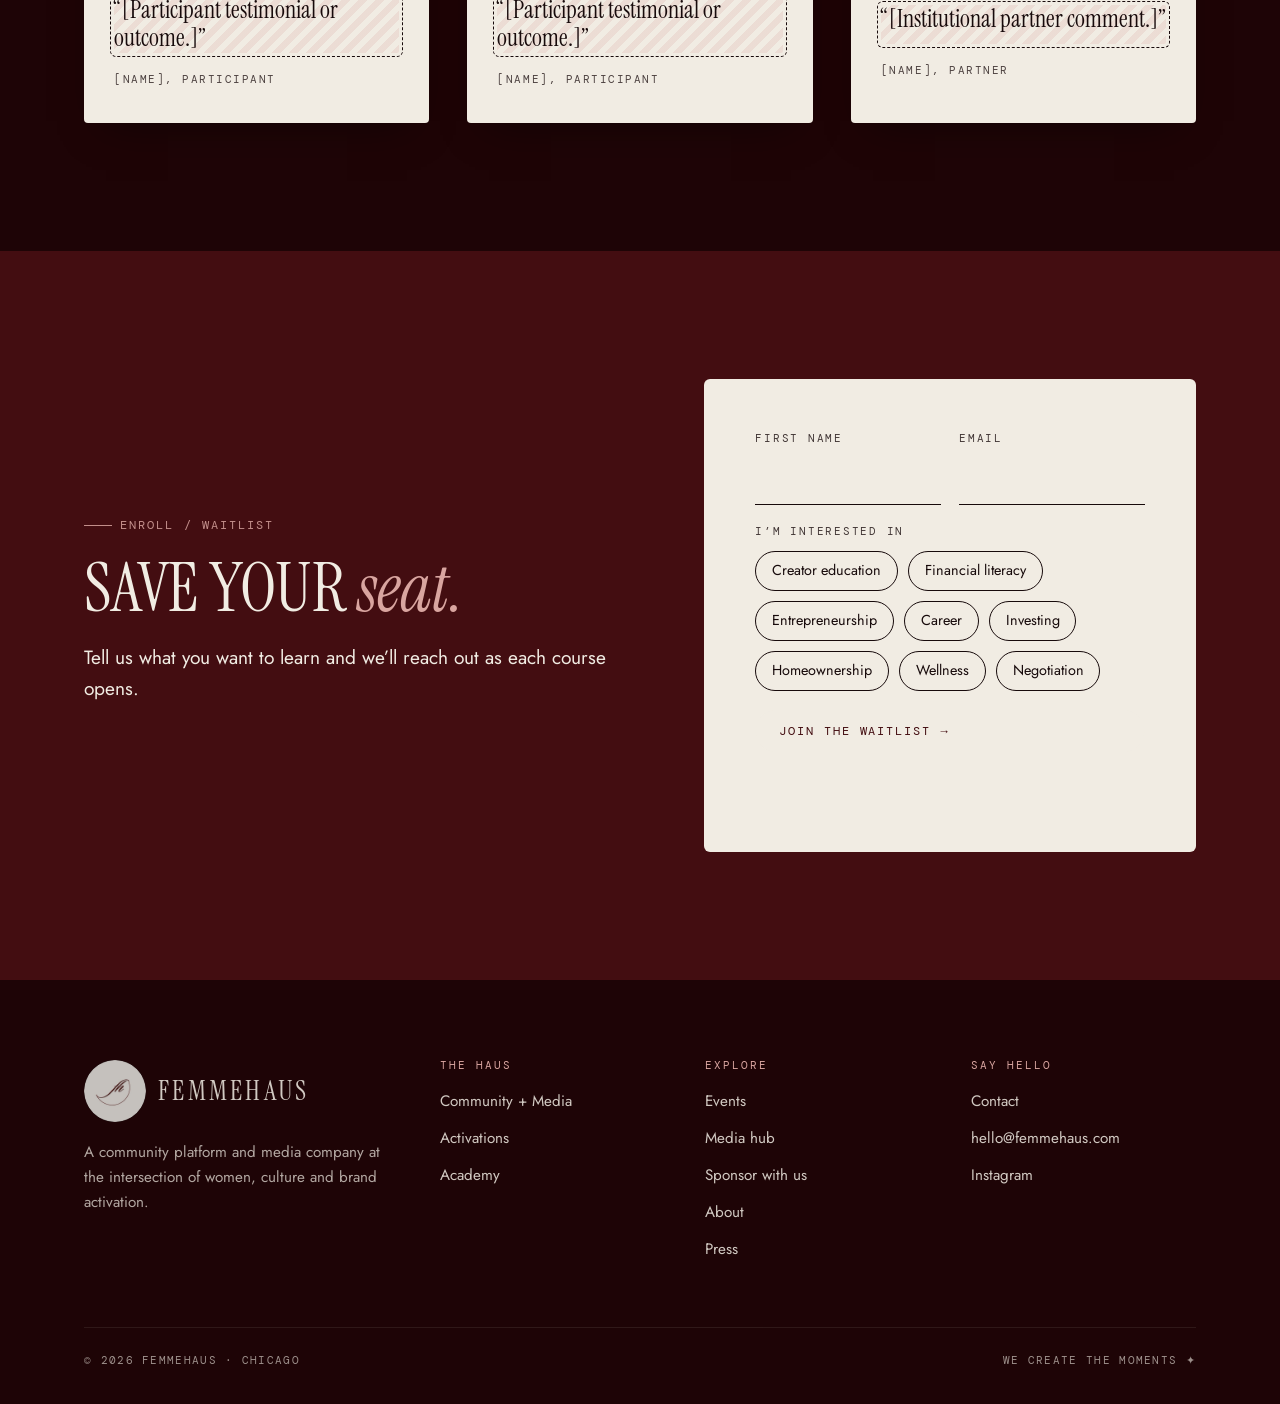
<file: academy.html>
<!doctype html>
<html lang="en">
<head>
<meta charset="utf-8">
<meta name="viewport" content="width=device-width, initial-scale=1">
<title>Academy — Financial Literacy & Career Education for Women | FemmeHaus</title>
<meta name="description" content="FemmeHaus Academy: financial literacy, entrepreneurship, creator education, career development, wellness, investing, homeownership and negotiation. Join the waitlist.">
<link rel="icon" href="assets/img/logo.png">
<link rel="preconnect" href="https://fonts.googleapis.com"><link rel="preconnect" href="https://fonts.gstatic.com" crossorigin>
<link href="https://fonts.googleapis.com/css2?family=DM+Mono:wght@400&family=Instrument+Serif:ital@0;1&family=Jost:wght@300;400;500&family=Pinyon+Script&display=swap" rel="stylesheet">
<link rel="stylesheet" href="css/style.css">
</head>
<body data-page="academy">
<div id="site-header"></div>

<main>
  <section class="hero hero--short">
    <div class="wrap hero__in">
      <div>
        <span class="label">Room 03 · FemmeHaus Academy</span>
        <h1>We create <em>access</em> &amp; education.</h1>
        <p class="lede">Practical, honest teaching on the things that build a life — taught by people who’ve done the work.</p>
        <div class="btn-row"><a class="btn btn--solid" href="#waitlist">Join the waitlist</a><a class="btn" href="#catalog">Browse topics</a></div>
      </div>
      <div class="arch arch--b" data-reveal style="max-width:340px;margin-left:auto"><img src="assets/img/p/dinner-speaker.jpg" alt="A host speaks into a microphone above a table of red flowers" style="object-position:50% 42%"></div>
    </div>
  </section>

  <!-- FLAGSHIP -->
  <section class="sec sec--wine">
    <div class="wrap split">
      <div data-reveal>
        <span class="label">Flagship · details being finalized</span>
        <h2 style="margin:22px 0 24px">Creator <em>education.</em></h2>
        <p class="lede">Built on 4+ years in influencer marketing: how creators get paid, negotiate and build something that lasts.</p>
        <a class="btn btn--solid" href="#waitlist">Get first access</a>
      </div>
      <div data-reveal>
        <div class="tier"><span class="no">What to expect</span>
          <ul><li class="todo">[Format: live / cohort / self-paced]</li><li class="todo">[Length &amp; schedule]</li><li class="todo">[Outcomes: what you’ll leave with]</li></ul></div>
      </div>
    </div>
  </section>

  <!-- CATALOG -->
  <section class="sec sec--cream" id="catalog">
    <div class="wrap">
      <div class="head" data-reveal><span class="label">Course &amp; topic catalog</span><h2>What we <em>teach.</em></h2></div>
      <div class="grid g2" style="column-gap:clamp(30px,6vw,90px)">
        <div class="topic" data-reveal><h3>Financial <em>literacy</em></h3><p>Budgets, credit and the money habits that compound.</p></div>
        <div class="topic" data-reveal><h3><em>Entrepreneurship</em></h3><p>From idea to first customer to sustainable business.</p></div>
        <div class="topic" data-reveal><h3>Creator <em>education</em></h3><p>Brand deals, rates, contracts and audience growth.</p></div>
        <div class="topic" data-reveal><h3>Career <em>development</em></h3><p>Positioning, promotions and moving up on purpose.</p></div>
        <div class="topic" data-reveal><h3><em>Wellness</em></h3><p>Sustainable routines for a full, busy life.</p></div>
        <div class="topic" data-reveal><h3><em>Investing</em></h3><p>Getting started, staying consistent, building wealth.</p></div>
        <div class="topic" data-reveal><h3><em>Homeownership</em></h3><p>Saving, buying and the questions nobody answers plainly.</p></div>
        <div class="topic" data-reveal><h3><em>Negotiation</em></h3><p>Ask for it — and know how to get it.</p></div>
      </div>
    </div>
  </section>

  <!-- PREVIEW -->
  <section class="sec sec--deep">
    <div class="wrap">
      <div class="head head--center" data-reveal><span class="label">A preview</span><h2>Ready to get <em>financially literate?</em></h2></div>
      <div class="reels">
        <figure class="reel" data-reveal>
          <video src="assets/video/reel-academy-financial.mp4" poster="assets/video/reel-academy-financial.jpg" preload="none" playsinline muted loop></video>
          <button class="reel__play" aria-label="Play clip: Ready to get financially literate?">▶</button>
          <figcaption>Financial literacy, coming soon</figcaption>
        </figure>
      </div>
      <div style="text-align:center;margin-top:40px"><a class="btn btn--solid" href="#waitlist">Join the waitlist</a></div>
    </div>
  </section>

  <!-- INSTRUCTORS -->
  <section class="sec sec--bone" id="instructors">
    <div class="wrap">
      <div class="head" data-reveal><span class="label">Instructors &amp; credentials</span><h2>Who’s <em>teaching.</em></h2>
        <p class="lede">Credibility first: every instructor is introduced with their background and experience.</p></div>
      <div class="grid g3">
        <div class="person" data-reveal><div class="person__ph"><img src="assets/img/logo.png" alt=""></div><h3 class="todo">[Instructor name]</h3><small class="todo">[Title · credential]</small><p class="todo" style="margin-top:10px">[Short bio.]</p></div>
        <div class="person" data-reveal><div class="person__ph"><img src="assets/img/logo.png" alt=""></div><h3 class="todo">[Instructor name]</h3><small class="todo">[Title · credential]</small><p class="todo" style="margin-top:10px">[Short bio.]</p></div>
        <div class="person" data-reveal><div class="person__ph"><img src="assets/img/logo.png" alt=""></div><h3 class="todo">[Instructor name]</h3><small class="todo">[Title · credential]</small><p class="todo" style="margin-top:10px">[Short bio.]</p></div>
      </div>
    </div>
  </section>

  <!-- OUTCOMES -->
  <section class="sec sec--deep">
    <div class="wrap">
      <div class="head head--center" data-reveal><span class="label">Outcomes</span><h2>From past <em>sessions.</em></h2></div>
      <div class="grid g3">
        <div class="quote" data-reveal><span class="stars">★★★★★</span><p class="todo">“[Participant testimonial or outcome.]”</p><cite>[Name], participant</cite></div>
        <div class="quote" data-reveal><span class="stars">★★★★★</span><p class="todo">“[Participant testimonial or outcome.]”</p><cite>[Name], participant</cite></div>
        <div class="quote" data-reveal><span class="stars">★★★★★</span><p class="todo">“[Institutional partner comment.]”</p><cite>[Name], partner</cite></div>
      </div>
    </div>
  </section>

  <!-- WAITLIST -->
  <section class="sec sec--wine" id="waitlist">
    <div class="wrap split">
      <div data-reveal>
        <span class="label">Enroll / waitlist</span>
        <h2 style="margin:22px 0 22px">Save your <em>seat.</em></h2>
        <p class="lede">Tell us what you want to learn and we’ll reach out as each course opens.</p>
      </div>
      <div class="panel" data-reveal>
        <form class="form" data-form="academy" data-success="You’re on the waitlist ✦">
          <div class="hp" aria-hidden="true"><input name="website" tabindex="-1" autocomplete="off"></div>
          <div class="row">
            <div class="field"><label for="ac-name">First name</label><input id="ac-name" name="name" required data-name="first name" autocomplete="given-name"></div>
            <div class="field"><label for="ac-email">Email</label><input id="ac-email" name="email" type="email" required data-name="email" autocomplete="email"></div>
          </div>
          <fieldset class="field checks-wrap" style="border:0;padding:0;margin:0"><legend>I’m interested in</legend>
            <div class="checks" style="margin-top:10px">
              <label><input type="checkbox" name="interest" value="Creator education"><span>Creator education</span></label>
              <label><input type="checkbox" name="interest" value="Financial literacy"><span>Financial literacy</span></label>
              <label><input type="checkbox" name="interest" value="Entrepreneurship"><span>Entrepreneurship</span></label>
              <label><input type="checkbox" name="interest" value="Career development"><span>Career</span></label>
              <label><input type="checkbox" name="interest" value="Investing"><span>Investing</span></label>
              <label><input type="checkbox" name="interest" value="Homeownership"><span>Homeownership</span></label>
              <label><input type="checkbox" name="interest" value="Wellness"><span>Wellness</span></label>
              <label><input type="checkbox" name="interest" value="Negotiation"><span>Negotiation</span></label>
            </div></fieldset>
          <button class="btn btn--solid" type="submit">Join the waitlist</button>
          <p class="form-msg" role="status" aria-live="polite"></p>
        </form>
      </div>
    </div>
  </section>
</main>
<!-- Dev note: decide native enrollment/payment vs. Teachable/Kajabi before building past the waitlist. -->

<div id="site-footer"></div>
<script src="js/config.js"></script>
<script src="js/data.js"></script>
<script src="js/layout.js"></script>
<script src="js/main.js"></script>
</body>
</html>
</file>
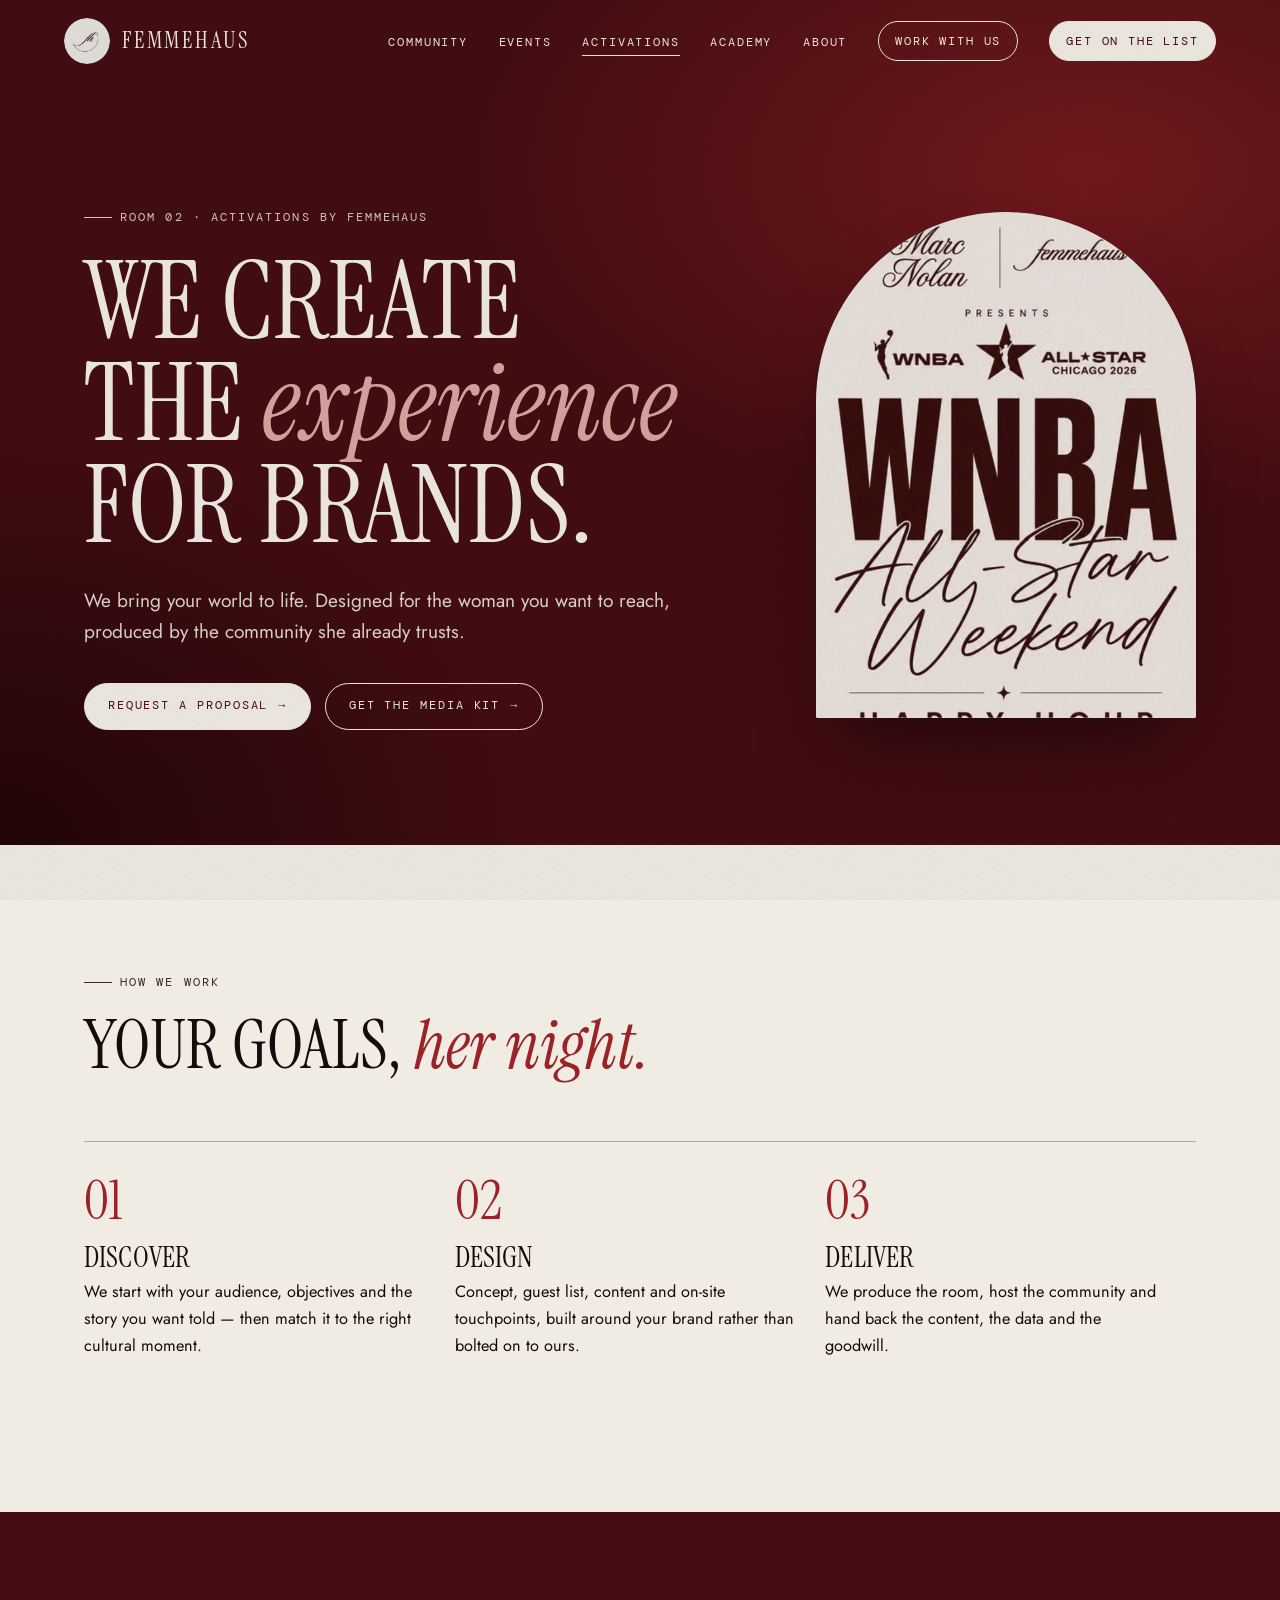
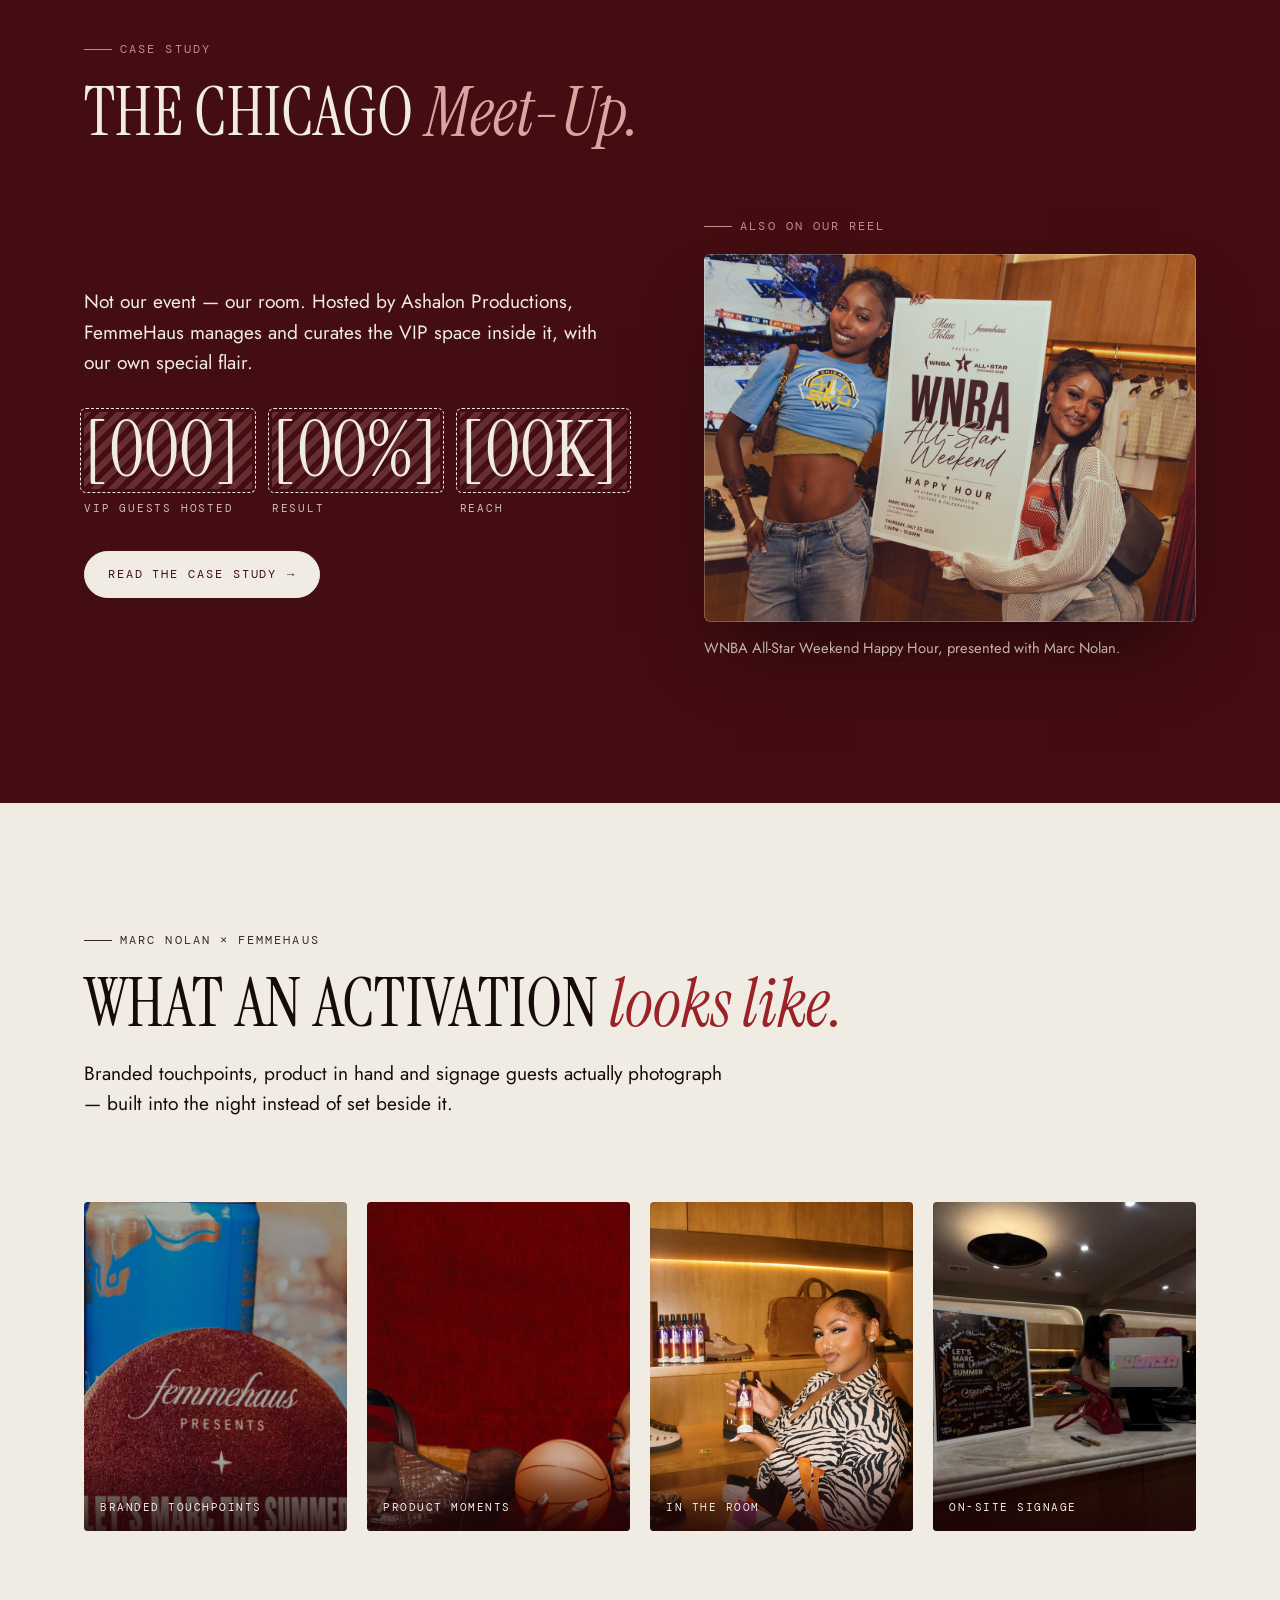
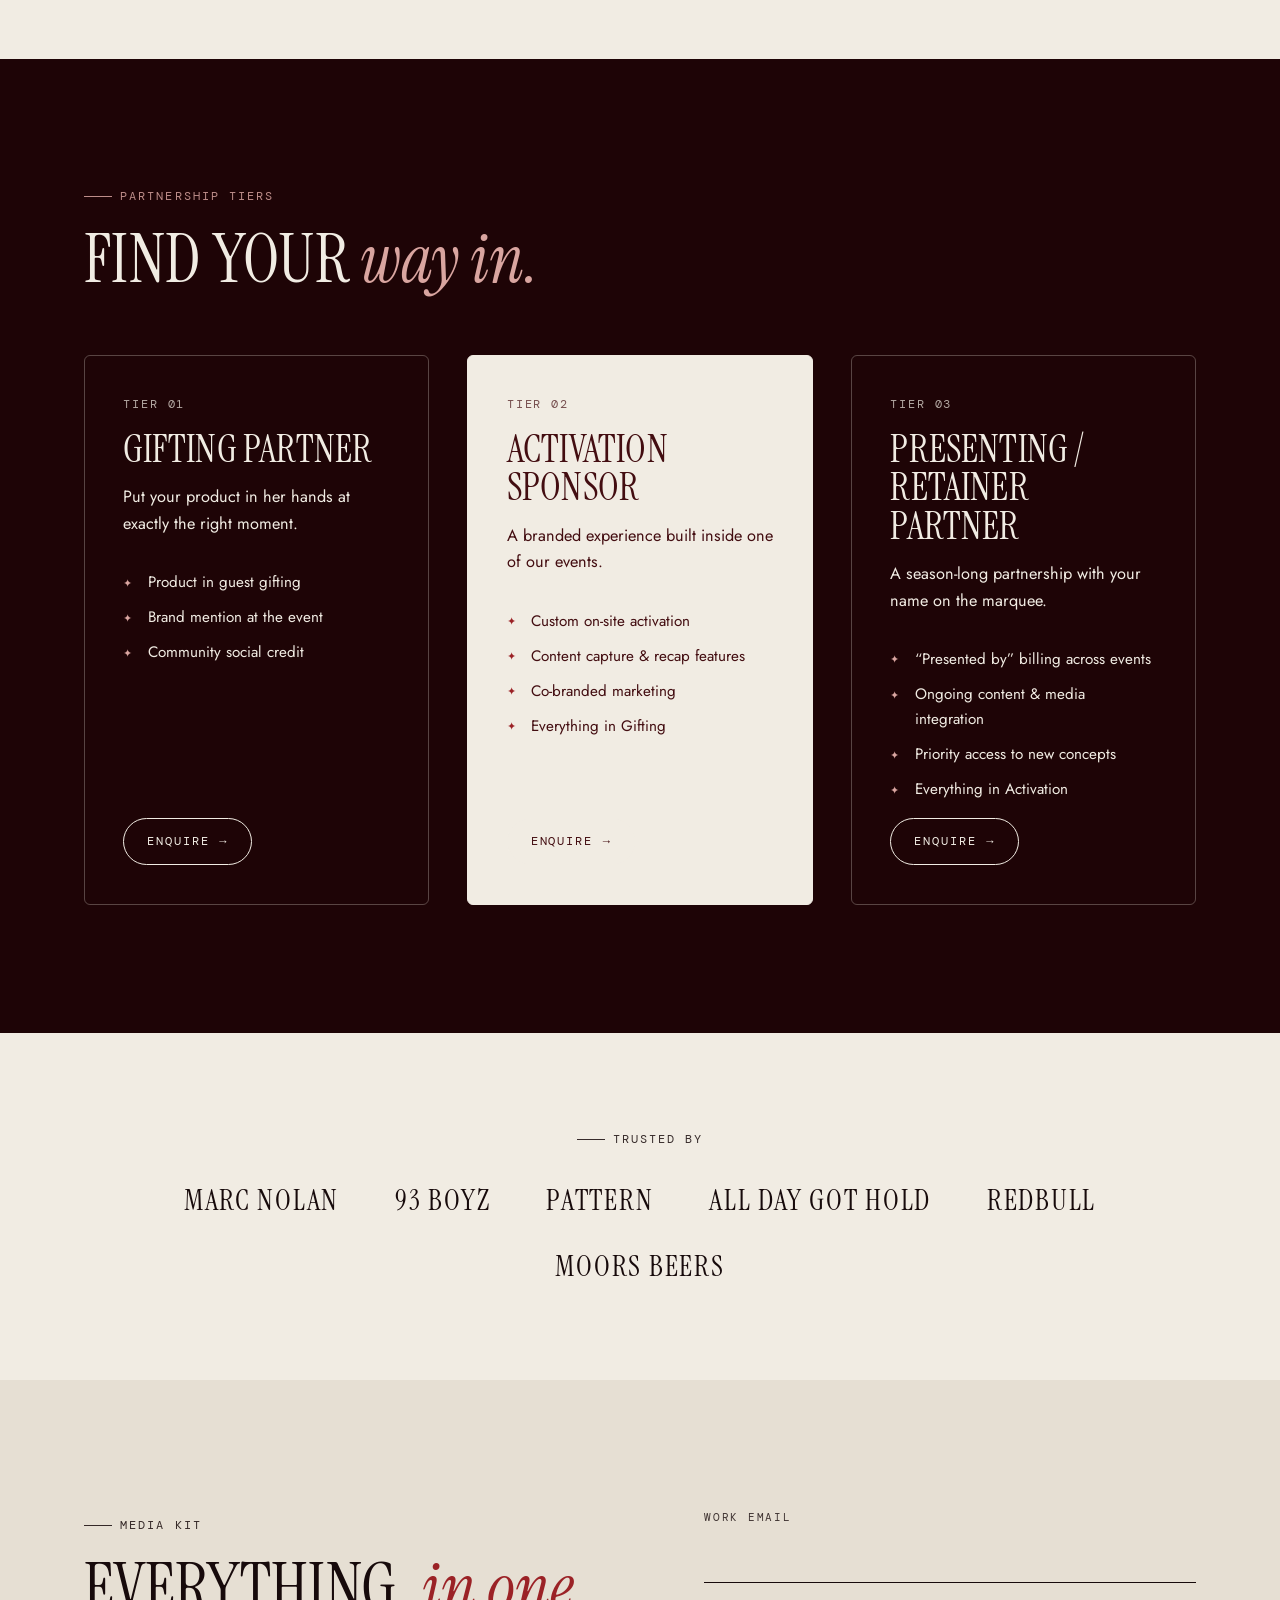
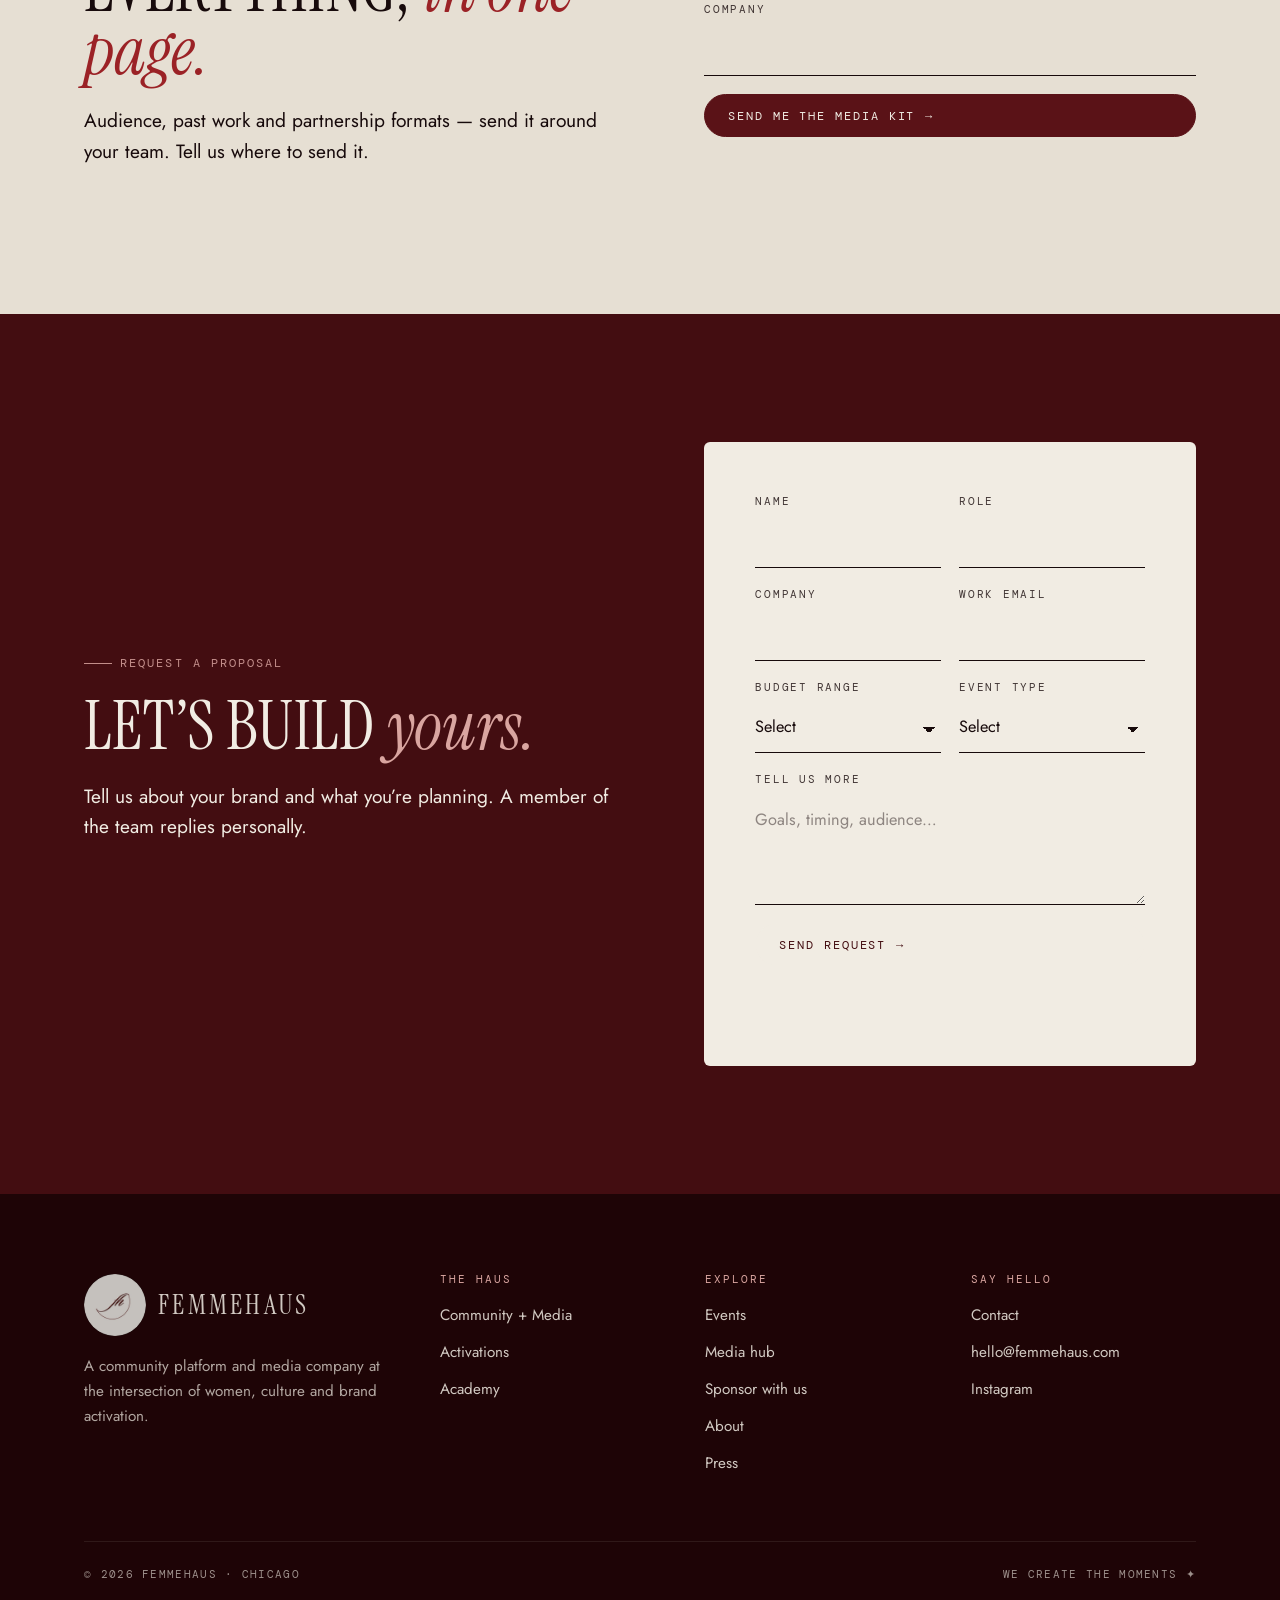
<file: activations.html>
<!doctype html>
<html lang="en">
<head>
<meta charset="utf-8">
<meta name="viewport" content="width=device-width, initial-scale=1">
<title>Activations — Brand Experiences for Women | FemmeHaus</title>
<meta name="description" content="Activations by FemmeHaus builds the experience inside your brand's event. Gifting, activation sponsorship and presenting partnerships. Request a proposal.">
<link rel="icon" href="assets/img/logo.png">
<link rel="preconnect" href="https://fonts.googleapis.com"><link rel="preconnect" href="https://fonts.gstatic.com" crossorigin>
<link href="https://fonts.googleapis.com/css2?family=DM+Mono:wght@400&family=Instrument+Serif:ital@0;1&family=Jost:wght@300;400;500&family=Pinyon+Script&display=swap" rel="stylesheet">
<link rel="stylesheet" href="css/style.css">
</head>
<body data-page="activations">
<div id="site-header"></div>

<main>
  <section class="hero">
    <div class="wrap hero__in">
      <div>
        <span class="label">Room 02 · Activations by FemmeHaus</span>
        <h1>We create the <em>experience</em> for brands.</h1>
        <p class="lede">We bring your world to life. Designed for the woman you want to reach, produced by the community she already trusts.</p>
        <div class="btn-row">
          <a class="btn btn--solid" href="#proposal">Request a proposal</a>
          <a class="btn" href="#mediakit">Get the media kit</a>
        </div>
      </div>
      <div class="arch arch--b" data-reveal style="max-width:380px;margin-left:auto"><img src="assets/img/flyer-wnba-happy-hour.jpg" alt="WNBA All-Star Weekend Happy Hour flyer — FemmeHaus presented with Marc Nolan" style="object-position:top"></div>
    </div>
  </section>

  <section class="sec sec--cream">
    <div class="wrap">
      <div class="head" data-reveal><span class="label">How we work</span><h2>Your goals, <em>her night.</em></h2></div>
      <div class="steps">
        <div class="step" data-reveal><h3>Discover</h3><p>We start with your audience, objectives and the story you want told — then match it to the right cultural moment.</p></div>
        <div class="step" data-reveal><h3>Design</h3><p>Concept, guest list, content and on-site touchpoints, built around your brand rather than bolted on to ours.</p></div>
        <div class="step" data-reveal><h3>Deliver</h3><p>We produce the room, host the community and hand back the content, the data and the goodwill.</p></div>
      </div>
    </div>
  </section>

  <!-- CASE STUDY -->
  <section class="sec sec--wine" id="case-studies">
    <div class="wrap">
      <div class="head" data-reveal><span class="label">Case study</span><h2>The Chicago <em>Meet-Up.</em></h2></div>
      <div class="split">
        <div data-reveal>
          <p class="lede">Not our event — our room. Hosted by Ashalon Productions, FemmeHaus manages and curates the VIP space inside it, with our own special flair.</p>
          <div class="stats" style="grid-template-columns:repeat(3,1fr);text-align:left;margin:34px 0">
            <div class="stat"><b class="todo">[000]</b><span>VIP guests hosted</span></div>
            <div class="stat"><b class="todo">[00%]</b><span>Result</span></div>
            <div class="stat"><b class="todo">[00K]</b><span>Reach</span></div>
          </div>
          <a class="btn btn--solid" href="chicago-meetup.html">Read the case study</a>
        </div>
        <div data-reveal>
          <span class="label">Also on our reel</span>
          <div class="arch arch--sq" style="margin-top:18px;aspect-ratio:4/3"><img loading="lazy" src="assets/img/p/wnba-sign.jpg" alt="Two guests hold the WNBA All-Star Weekend Happy Hour sign inside Marc Nolan" style="object-position:50% 35%"></div>
          <p style="margin-top:14px;opacity:.75;font-size:.92rem">WNBA All-Star Weekend Happy Hour, presented with Marc Nolan.</p>
        </div>
      </div>
    </div>
  </section>

  <!-- WHAT IT LOOKS LIKE -->
  <section class="sec sec--cream">
    <div class="wrap">
      <div class="head" data-reveal><span class="label">Marc Nolan × FemmeHaus</span><h2>What an activation <em>looks like.</em></h2>
        <p class="lede">Branded touchpoints, product in hand and signage guests actually photograph — built into the night instead of set beside it.</p></div>
      <div class="strip" id="activation-strip"></div>
    </div>
  </section>

  <!-- TIERS -->
  <section class="sec sec--deep" id="tiers">
    <div class="wrap">
      <div class="head" data-reveal><span class="label">Partnership tiers</span><h2>Find your <em>way in.</em></h2></div>
      <div class="grid g3">
        <div class="tier" data-reveal>
          <span class="no">Tier 01</span><h3>Gifting Partner</h3>
          <p>Put your product in her hands at exactly the right moment.</p>
          <ul><li>Product in guest gifting</li><li>Brand mention at the event</li><li>Community social credit</li></ul>
          <a class="btn" href="#proposal">Enquire</a>
        </div>
        <div class="tier tier--hi" data-reveal>
          <span class="no">Tier 02</span><h3>Activation Sponsor</h3>
          <p>A branded experience built inside one of our events.</p>
          <ul><li>Custom on-site activation</li><li>Content capture &amp; recap features</li><li>Co-branded marketing</li><li>Everything in Gifting</li></ul>
          <a class="btn btn--solid" href="#proposal">Enquire</a>
        </div>
        <div class="tier" data-reveal>
          <span class="no">Tier 03</span><h3>Presenting / Retainer Partner</h3>
          <p>A season-long partnership with your name on the marquee.</p>
          <ul><li>“Presented by” billing across events</li><li>Ongoing content &amp; media integration</li><li>Priority access to new concepts</li><li>Everything in Activation</li></ul>
          <a class="btn" href="#proposal">Enquire</a>
        </div>
      </div>
    </div>
  </section>

  <!-- PAST PARTNERS: names below cleared directly by the FemmeHaus team. Confirm clearance before adding any other client name or logo. -->
  <section class="sec sec--cream" style="padding-block:clamp(56px,7vw,100px)">
    <div class="wrap center" data-reveal>
      <span class="label">Trusted by</span>
      <div class="press" style="margin-top:28px;opacity:1"><span>Marc Nolan</span><span>93 Boyz</span><span>Pattern</span><span>All Day Got Hold</span><span>Redbull</span><span>Moors Beers</span></div>
    </div>
  </section>

  <!-- MEDIA KIT -->
  <section class="sec sec--bone" id="mediakit">
    <div class="wrap split">
      <div data-reveal>
        <span class="label">Media kit</span>
        <h2 style="margin:22px 0 22px">Everything, <em>in one page.</em></h2>
        <p class="lede">Audience, past work and partnership formats — send it around your team. Tell us where to send it.</p>
      </div>
      <div data-reveal>
        <form class="form" data-form="mediakit" data-success="Thank you ✦ Your media kit is on its way.">
          <div class="hp" aria-hidden="true"><input name="website" tabindex="-1" autocomplete="off"></div>
          <div class="field"><label for="mk-email">Work email</label><input id="mk-email" name="email" type="email" required data-name="email" autocomplete="email"></div>
          <div class="field"><label for="mk-co">Company</label><input id="mk-co" name="company" required data-name="company" autocomplete="organization"></div>
          <button class="btn btn--solid" type="submit">Send me the media kit</button>
          <p class="form-msg" role="status" aria-live="polite"></p>
        </form>
      </div>
    </div>
  </section>

  <!-- PROPOSAL FORM -->
  <section class="sec sec--wine" id="proposal">
    <div class="wrap split">
      <div data-reveal>
        <span class="label">Request a proposal</span>
        <h2 style="margin:22px 0 22px">Let’s build <em>yours.</em></h2>
        <p class="lede">Tell us about your brand and what you’re planning. A member of the team replies personally.</p>
      </div>
      <div class="panel" data-reveal>
        <form class="form" data-form="activations" data-success="Thank you ✦ We’ll be in touch within a few business days.">
          <div class="hp" aria-hidden="true"><input name="website" tabindex="-1" autocomplete="off"></div>
          <div class="row">
            <div class="field"><label for="ap-name">Name</label><input id="ap-name" name="name" required data-name="name" autocomplete="name"></div>
            <div class="field"><label for="ap-role">Role</label><input id="ap-role" name="role" autocomplete="organization-title"></div>
          </div>
          <div class="row">
            <div class="field"><label for="ap-co">Company</label><input id="ap-co" name="company" required data-name="company" autocomplete="organization"></div>
            <div class="field"><label for="ap-email">Work email</label><input id="ap-email" name="email" type="email" required data-name="email" autocomplete="email"></div>
          </div>
          <div class="row">
            <div class="field"><label for="ap-budget">Budget range</label>
              <select id="ap-budget" name="budget" required data-name="budget range"><option value="">Select</option><option>Under $5K</option><option>$5K – $15K</option><option>$15K – $50K</option><option>$50K+</option><option>Not sure yet</option></select></div>
            <div class="field"><label for="ap-type">Event type</label>
              <select id="ap-type" name="event_type" required data-name="event type"><option value="">Select</option><option>Gifting / product placement</option><option>Sponsor a FemmeHaus event</option><option>Brand-hosted event</option><option>Ongoing partnership</option><option>Something else</option></select></div>
          </div>
          <div class="field"><label for="ap-msg">Tell us more</label><textarea id="ap-msg" name="message" placeholder="Goals, timing, audience…"></textarea></div>
          <button class="btn btn--solid" type="submit">Send request</button>
          <p class="form-msg" role="status" aria-live="polite"></p>
        </form>
      </div>
    </div>
  </section>
</main>

<div id="site-footer"></div>
<script src="js/config.js"></script>
<script src="js/data.js"></script>
<script src="js/layout.js"></script>
<script src="js/main.js"></script>
</body>
</html>
</file>
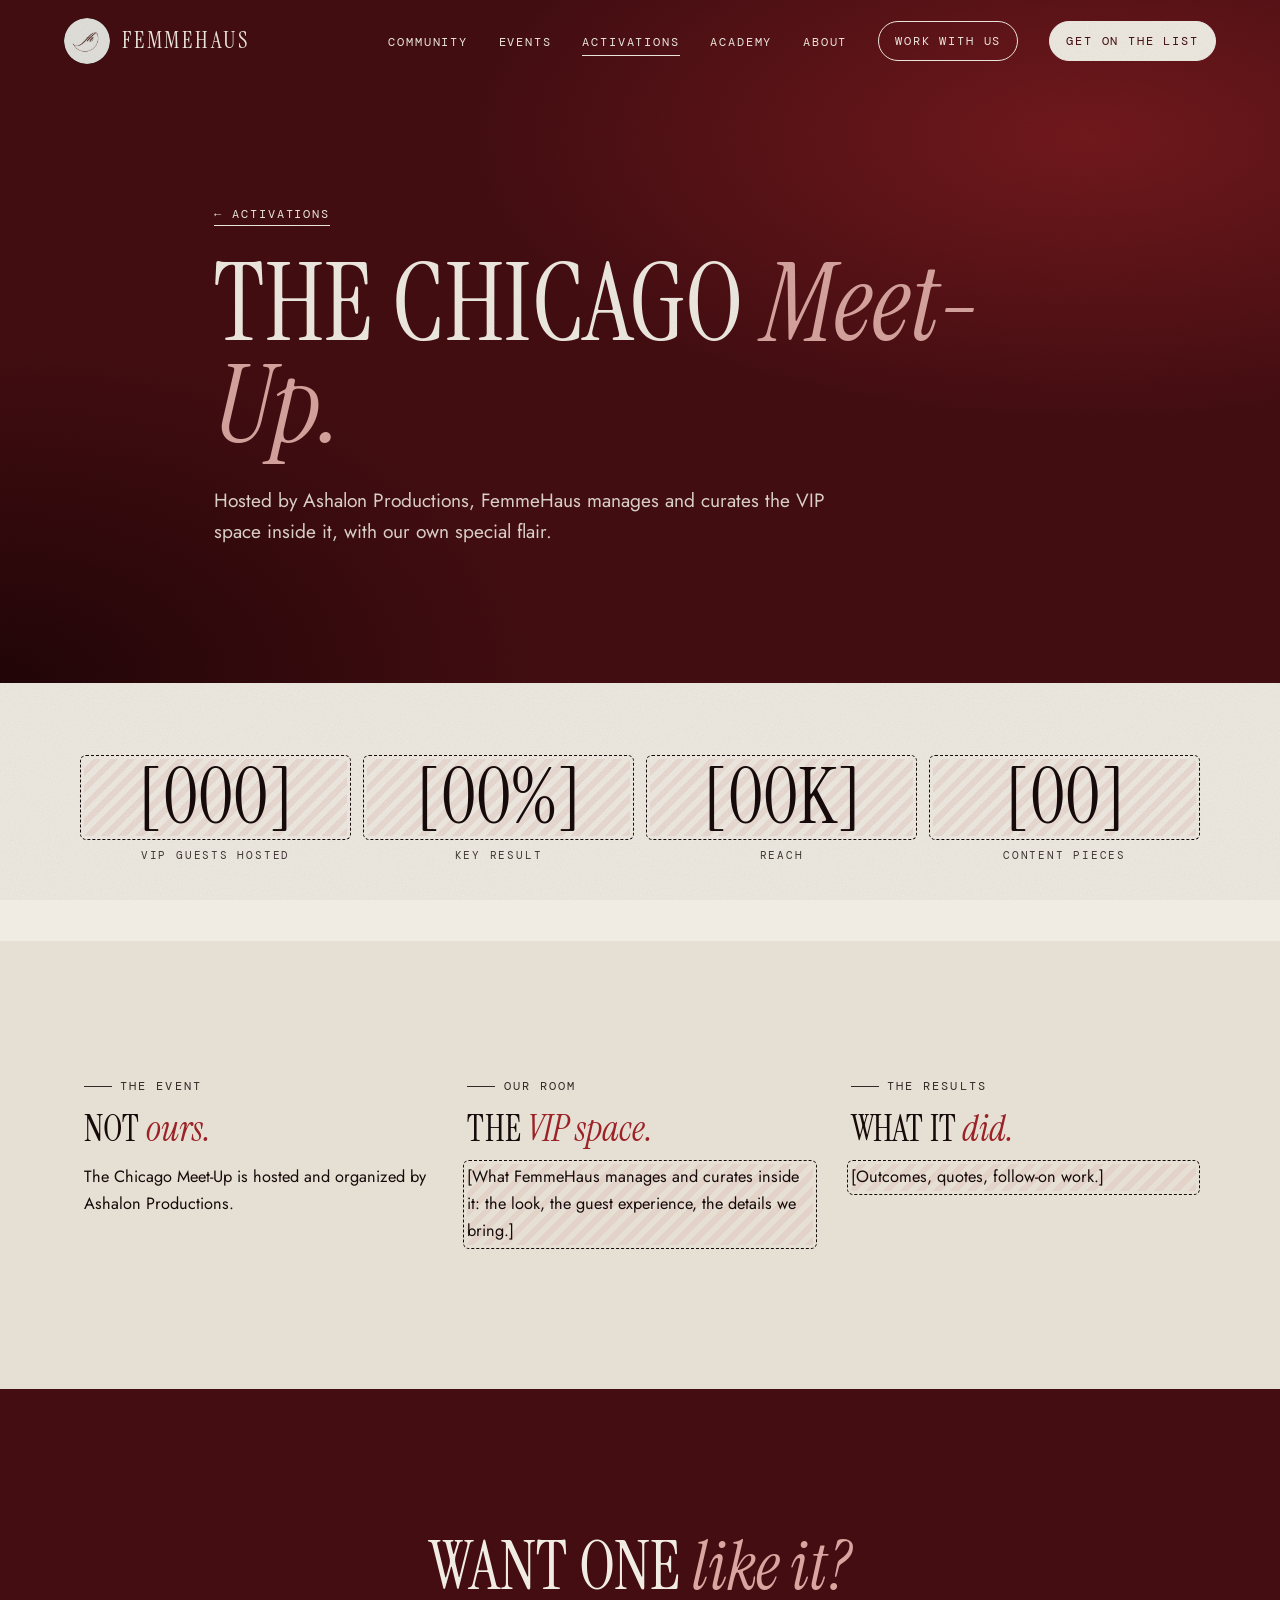
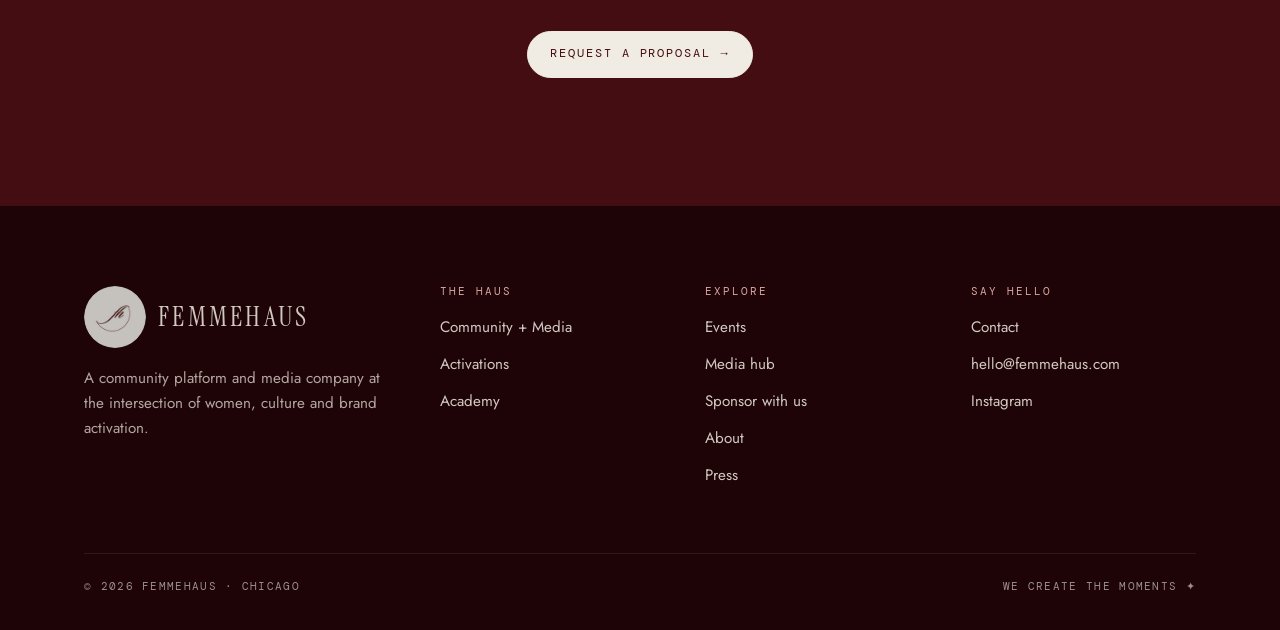
<file: chicago-meetup.html>
<!doctype html>
<html lang="en">
<head>
<meta charset="utf-8">
<meta name="viewport" content="width=device-width, initial-scale=1">
<title>Case Study: The Chicago Meet-Up | FemmeHaus Activations</title>
<meta name="description" content="How FemmeHaus manages and curates the VIP space inside the Chicago Meet-Up — hosted by someone else, styled with our own flair.">
<link rel="icon" href="assets/img/logo.png">
<link rel="preconnect" href="https://fonts.googleapis.com"><link rel="preconnect" href="https://fonts.gstatic.com" crossorigin>
<link href="https://fonts.googleapis.com/css2?family=DM+Mono:wght@400&family=Instrument+Serif:ital@0;1&family=Jost:wght@300;400;500&family=Pinyon+Script&display=swap" rel="stylesheet">
<link rel="stylesheet" href="css/style.css">
</head>
<body data-page="activations">
<div id="site-header"></div>

<!-- CASE STUDY TEMPLATE: duplicate this file for future case studies.
     Swap the title, stats, copy and add photos as figures. Framing note: the Chicago
     Meet-Up is hosted by someone else — FemmeHaus manages and curates only the VIP
     space inside it. Don't imply FemmeHaus built or ran the event itself; check the
     same distinction (whose event is it, what does FemmeHaus actually own) for any
     future case study before publishing. -->
<main>
  <section class="hero hero--text hero--short">
    <div class="wrap hero__in">
      <div>
        <a class="link" href="activations.html#case-studies">← Activations</a>
        <h1 style="margin-top:26px">The Chicago <em>Meet-Up.</em></h1>
        <p class="lede">Hosted by Ashalon Productions, FemmeHaus manages and curates the VIP space inside it, with our own special flair.</p>
      </div>
    </div>
  </section>

  <section class="sec sec--cream" style="padding-block:clamp(48px,6vw,90px)">
    <div class="wrap">
      <div class="stats" data-reveal>
        <div class="stat"><b class="todo">[000]</b><span>VIP guests hosted</span></div>
        <div class="stat"><b class="todo">[00%]</b><span>Key result</span></div>
        <div class="stat"><b class="todo">[00K]</b><span>Reach</span></div>
        <div class="stat"><b class="todo">[00]</b><span>Content pieces</span></div>
      </div>
    </div>
  </section>

  <section class="sec sec--bone">
    <div class="wrap grid g3">
      <div data-reveal><span class="label">The event</span><h3 style="margin:16px 0">Not <em>ours.</em></h3><p>The Chicago Meet-Up is hosted and organized by Ashalon Productions.</p></div>
      <div data-reveal><span class="label">Our room</span><h3 style="margin:16px 0">The <em>VIP space.</em></h3><p class="todo">[What FemmeHaus manages and curates inside it: the look, the guest experience, the details we bring.]</p></div>
      <div data-reveal><span class="label">The results</span><h3 style="margin:16px 0">What it <em>did.</em></h3><p class="todo">[Outcomes, quotes, follow-on work.]</p></div>
    </div>
  </section>

  <section class="sec sec--wine band">
    <div class="wrap" data-reveal>
      <h2>Want one <em>like it?</em></h2>
      <div class="btn-row" style="justify-content:center;margin-top:32px"><a class="btn btn--solid" href="activations.html#proposal">Request a proposal</a></div>
    </div>
  </section>
</main>

<div id="site-footer"></div>
<script src="js/config.js"></script>
<script src="js/data.js"></script>
<script src="js/layout.js"></script>
<script src="js/main.js"></script>
</body>
</html>
</file>
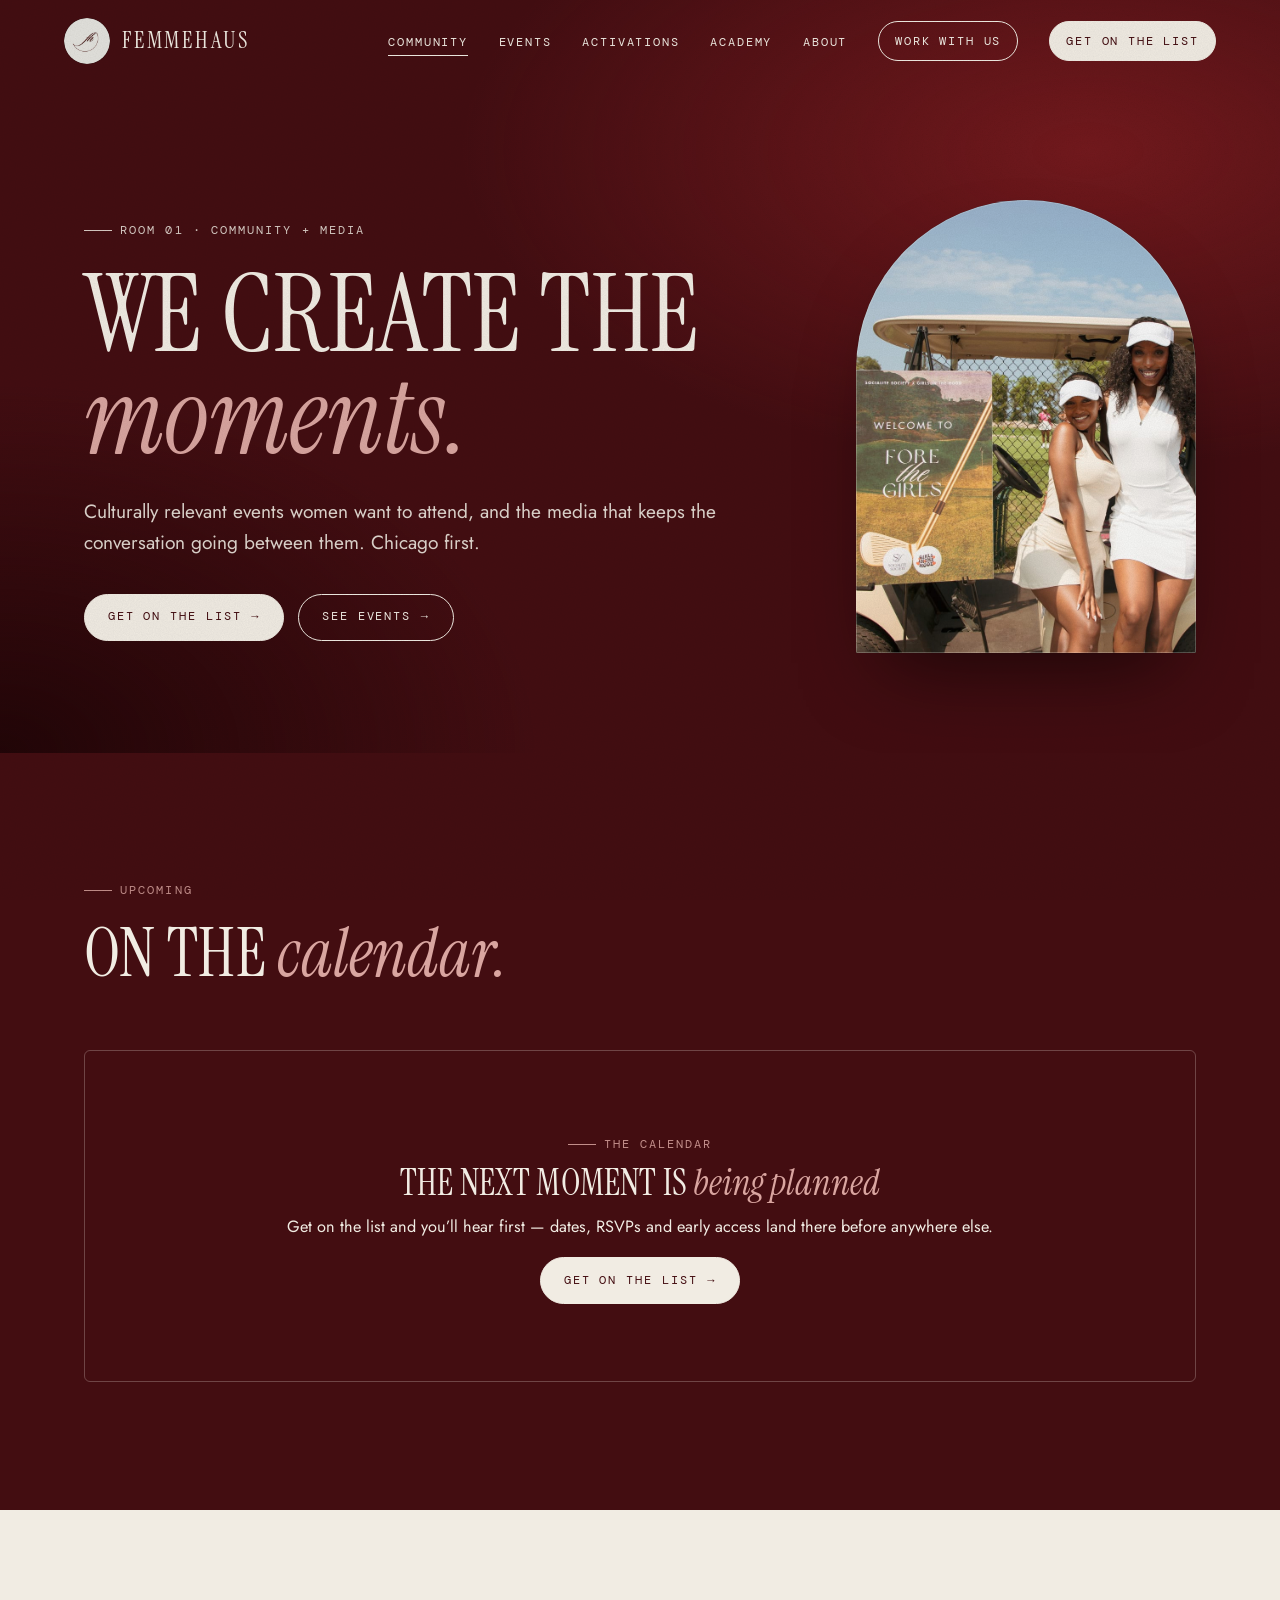
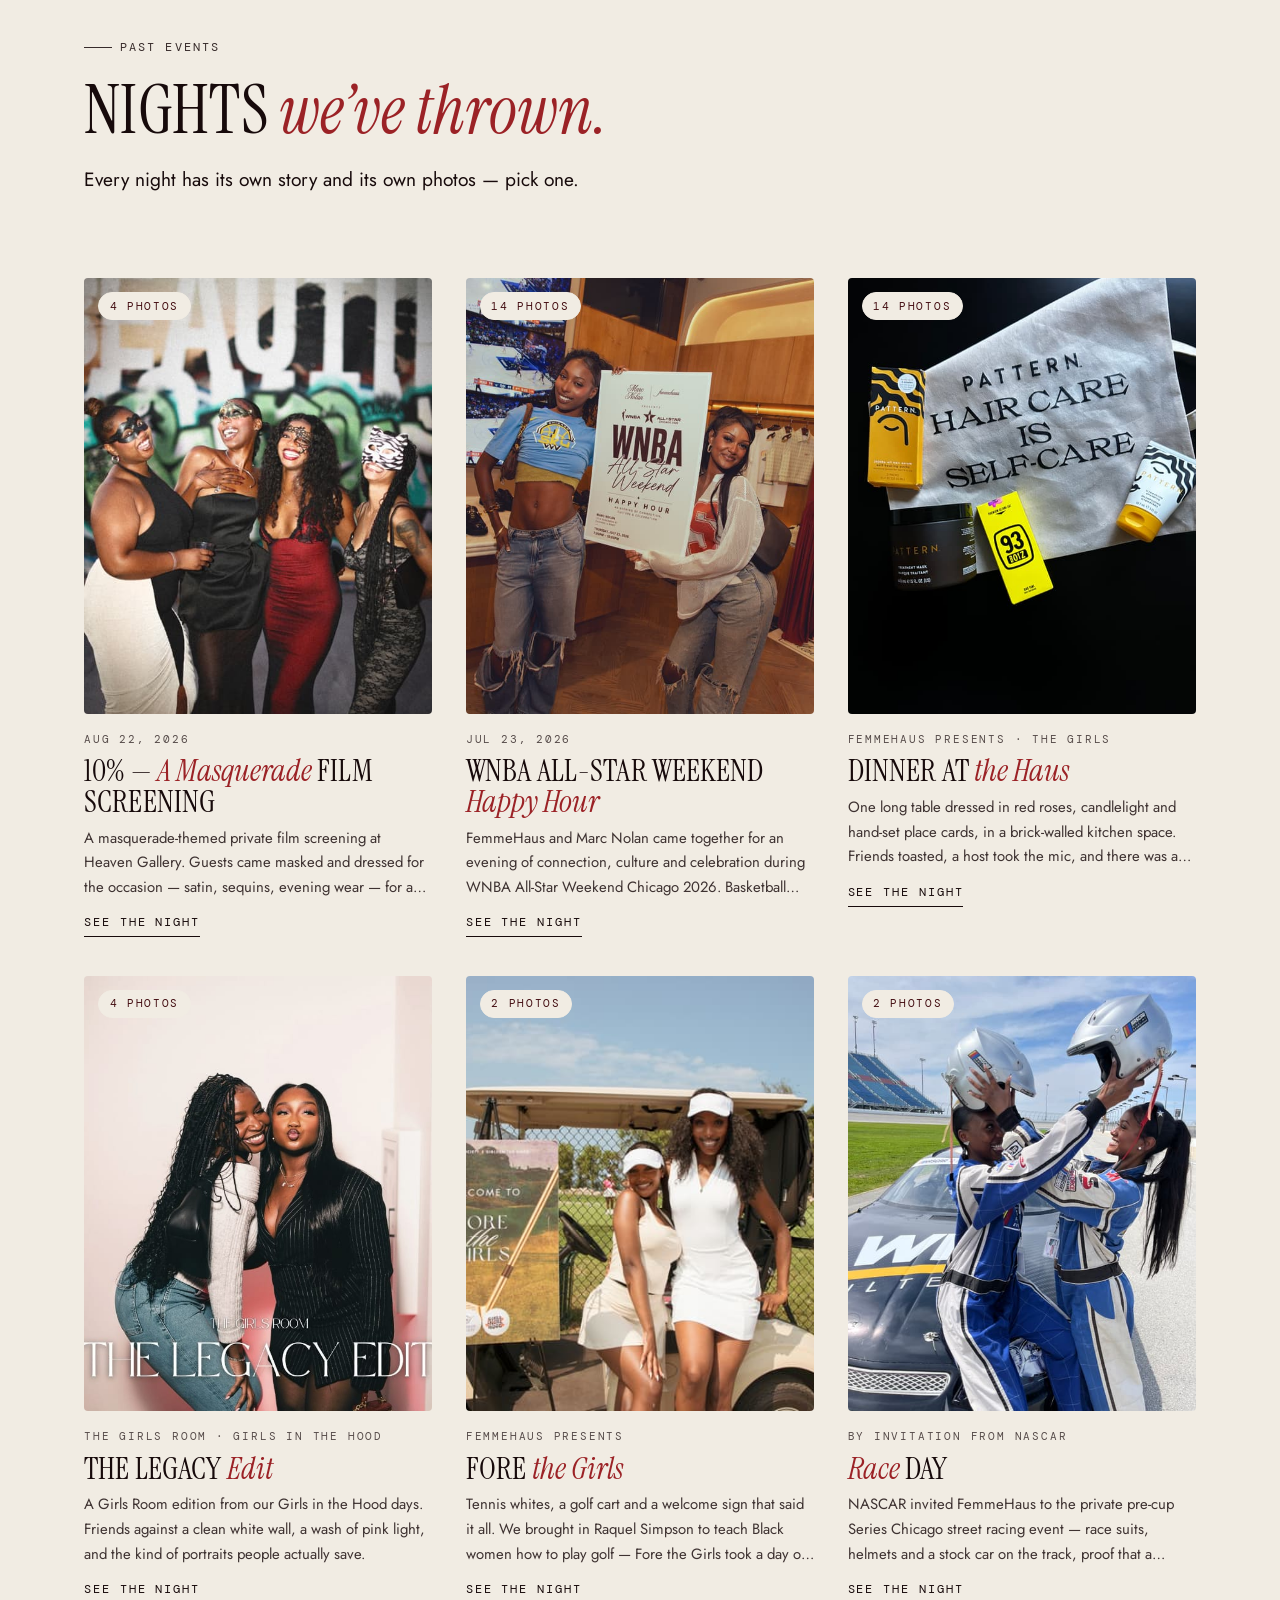
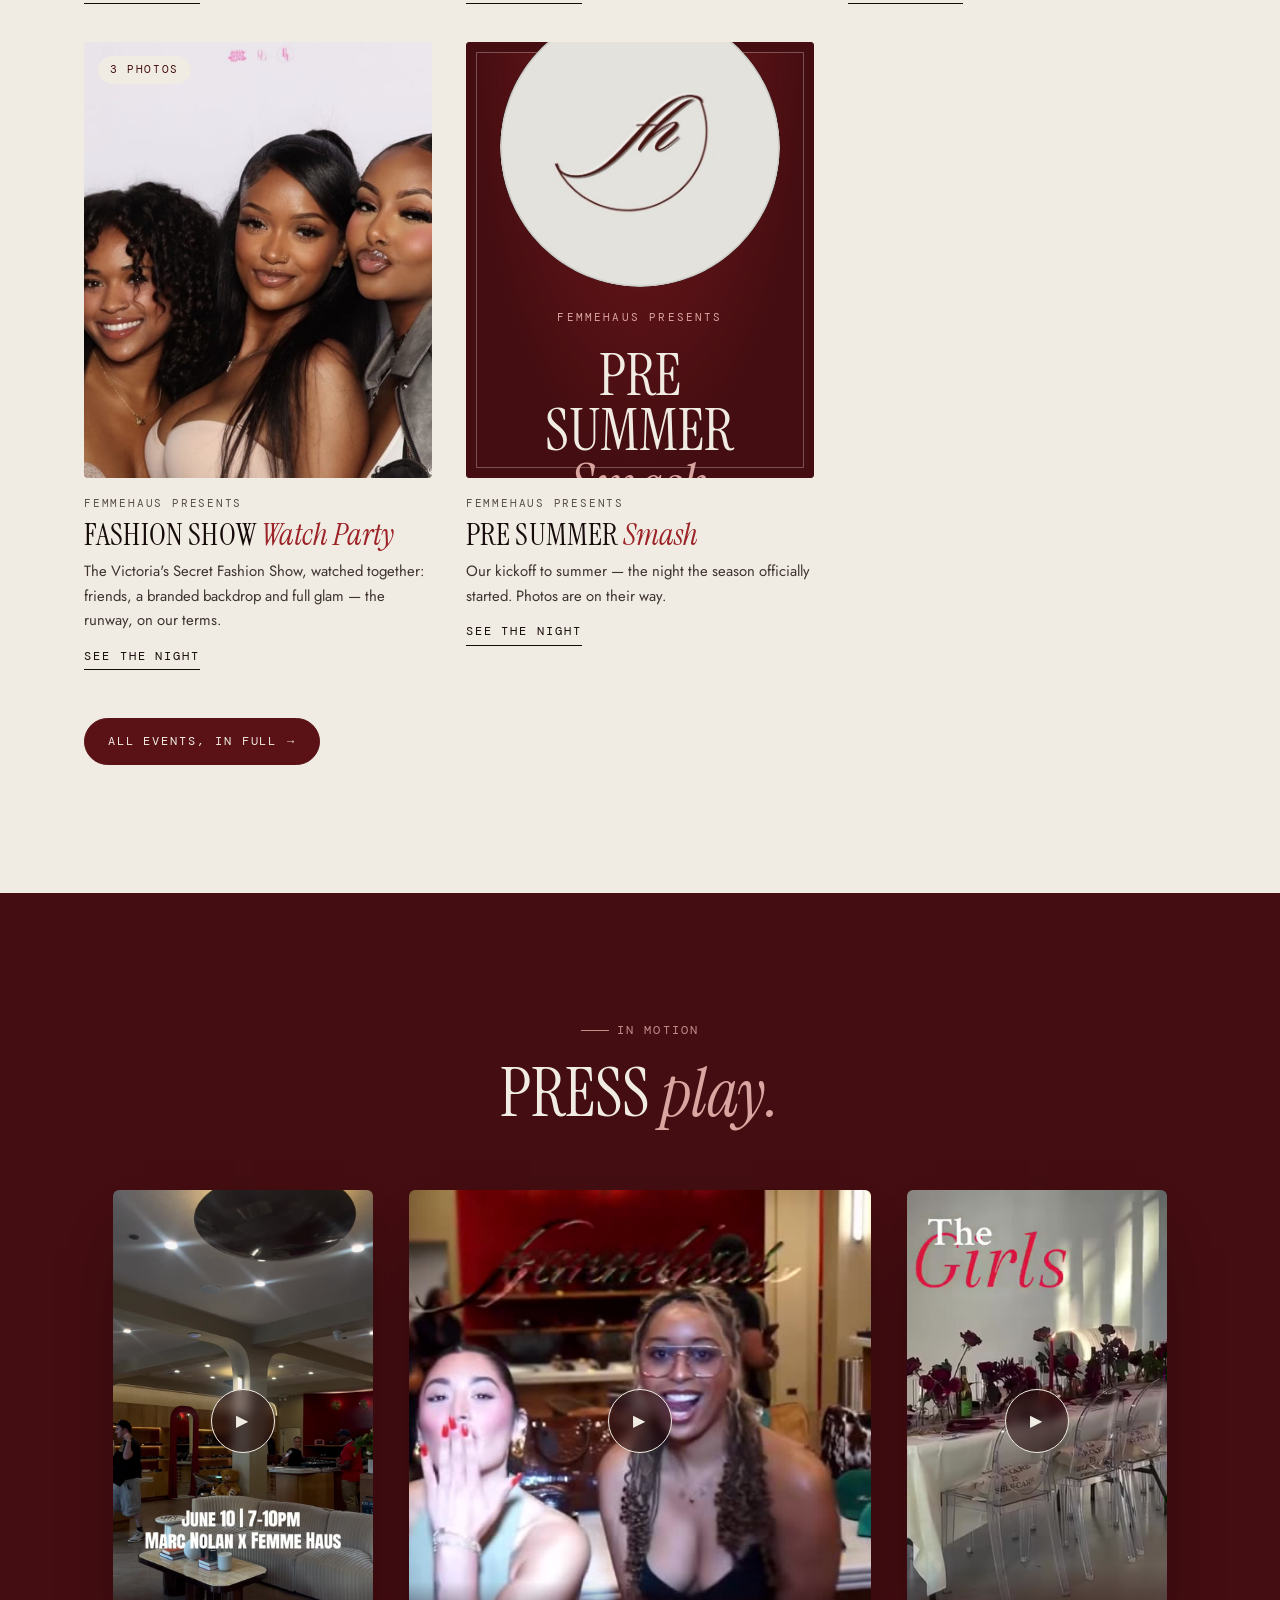
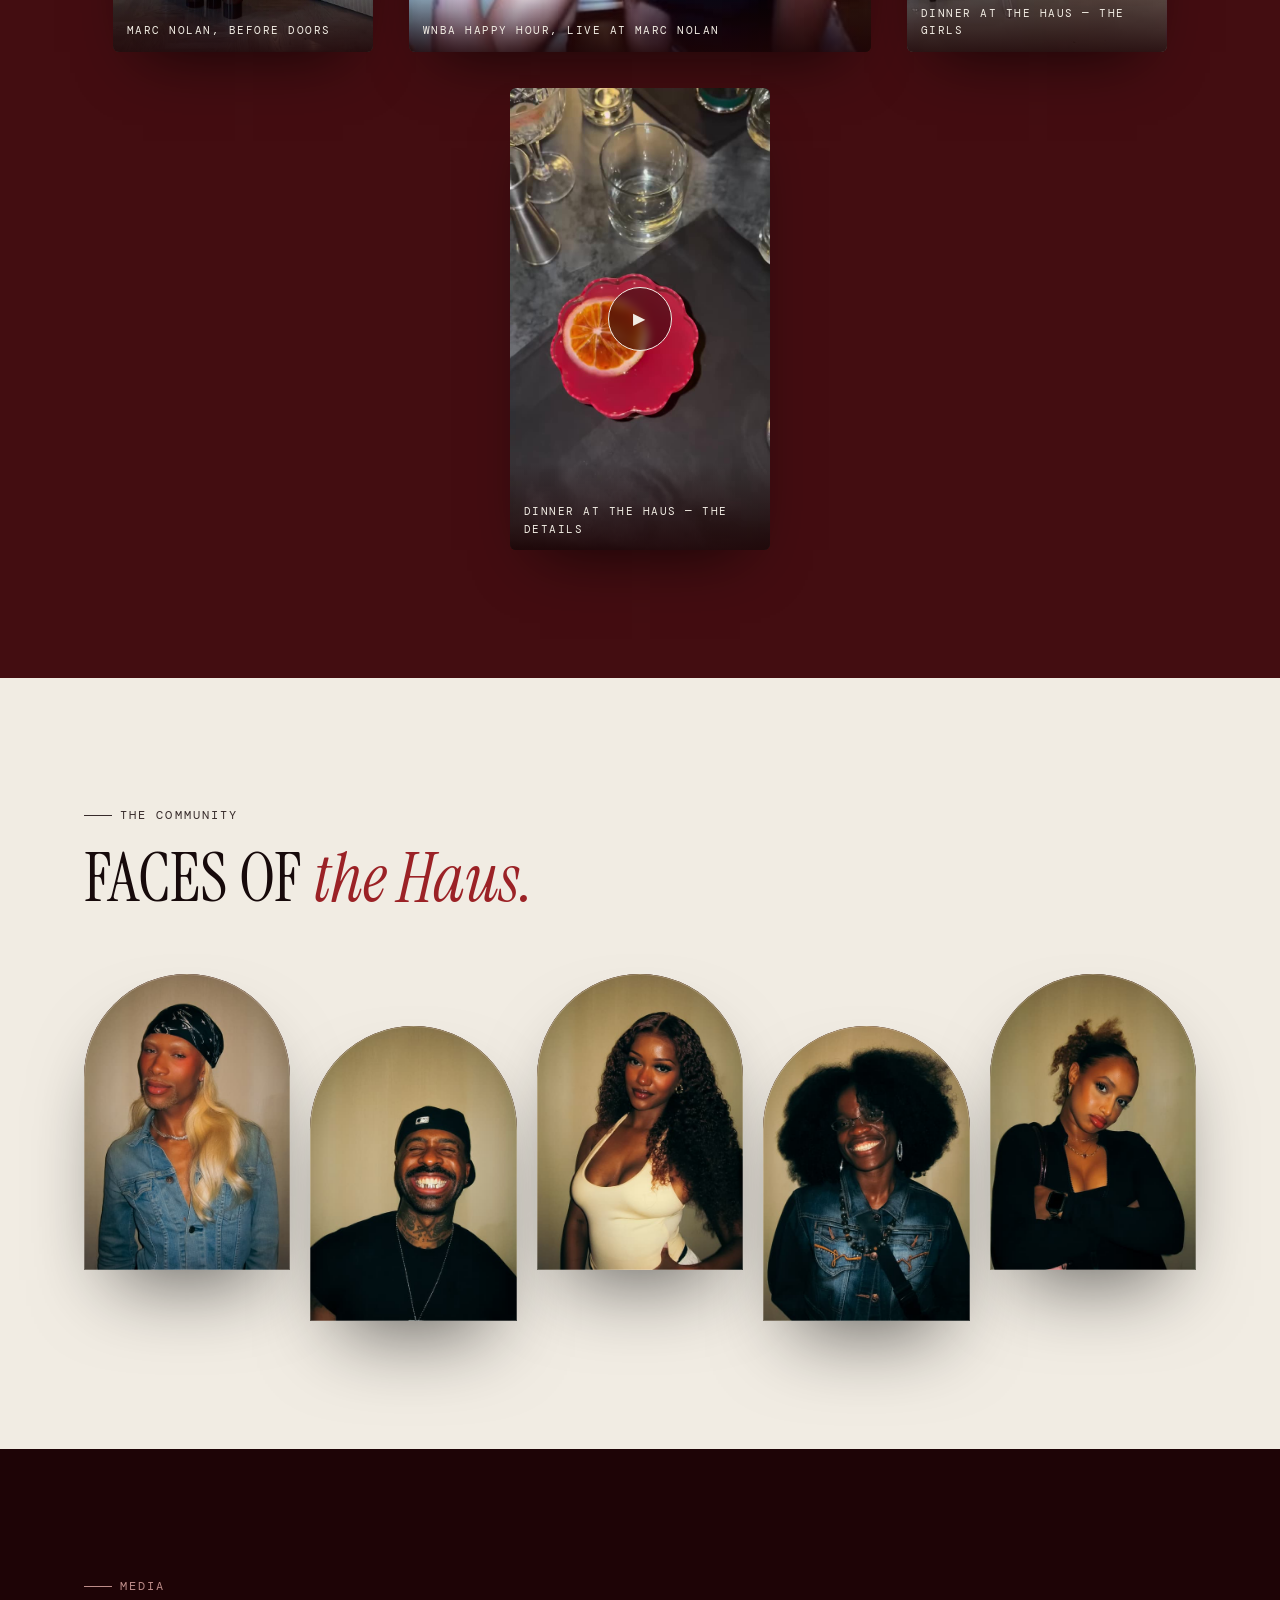
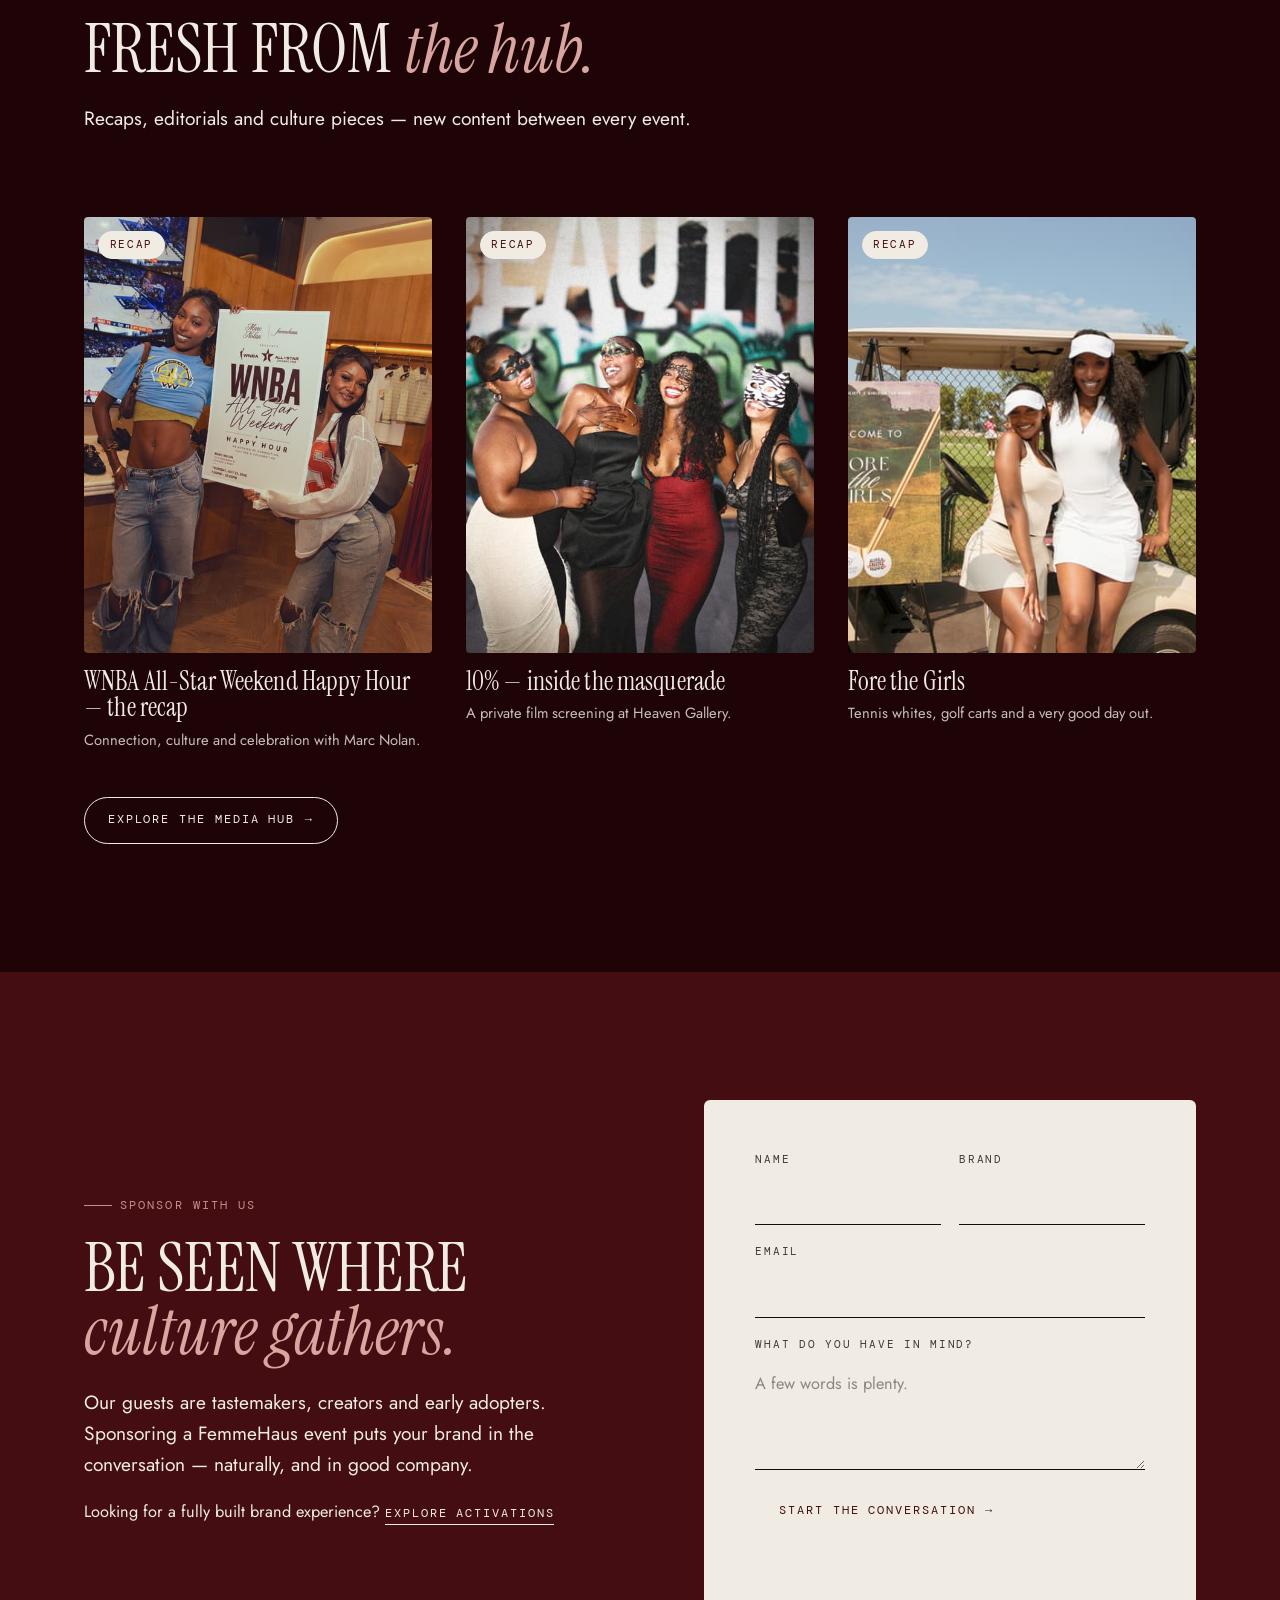
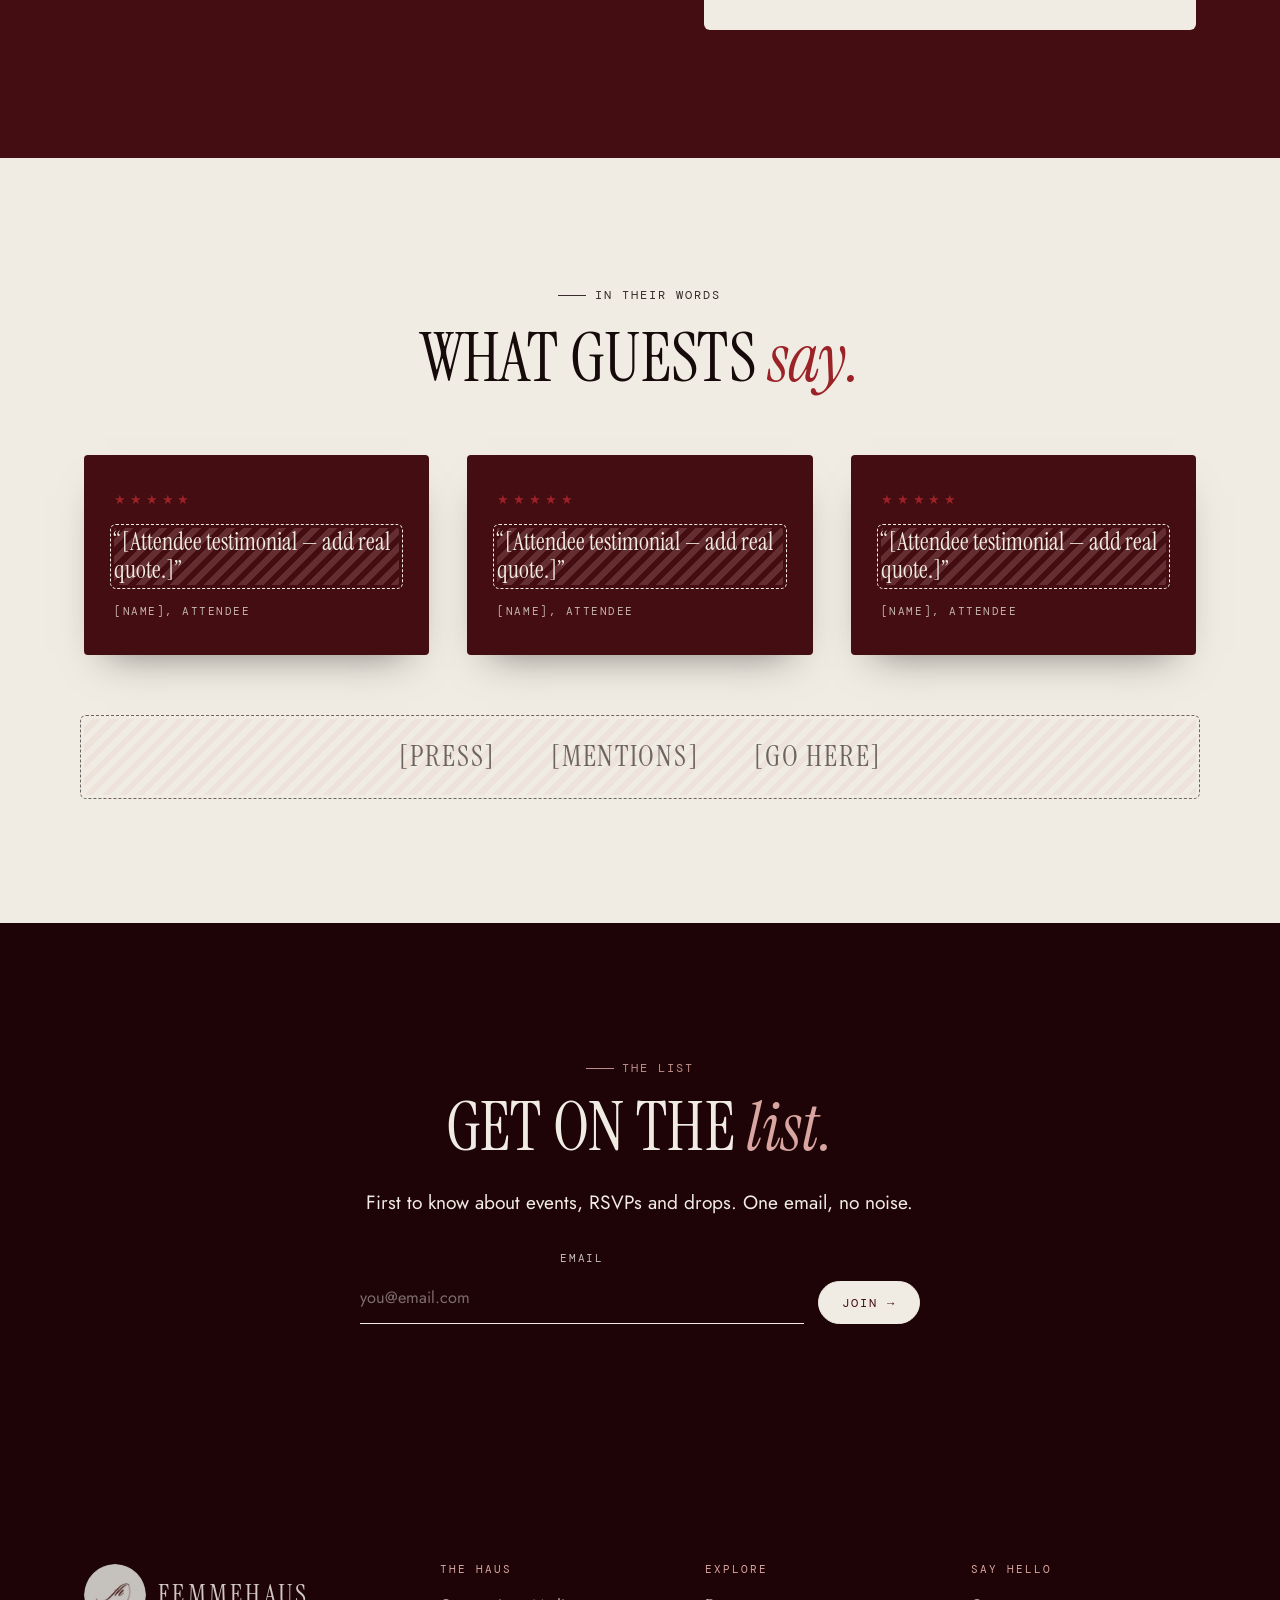
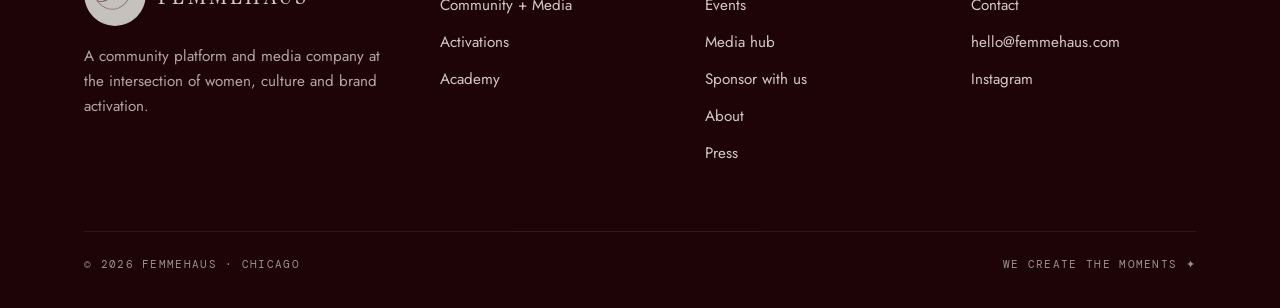
<file: community.html>
<!doctype html>
<html lang="en">
<head>
<meta charset="utf-8">
<meta name="viewport" content="width=device-width, initial-scale=1">
<title>Community + Media — Women's Events in Chicago | FemmeHaus</title>
<meta name="description" content="Culturally relevant events for women in Chicago, plus the media that keeps the conversation going. RSVP to the next FemmeHaus moment and join the community.">
<link rel="icon" href="assets/img/logo.png">
<link rel="preconnect" href="https://fonts.googleapis.com"><link rel="preconnect" href="https://fonts.gstatic.com" crossorigin>
<link href="https://fonts.googleapis.com/css2?family=DM+Mono:wght@400&family=Instrument+Serif:ital@0;1&family=Jost:wght@300;400;500&family=Pinyon+Script&display=swap" rel="stylesheet">
<link rel="stylesheet" href="css/style.css">
</head>
<body data-page="community">
<div id="site-header"></div>

<main>
  <section class="hero hero--short">
    <div class="wrap hero__in">
      <div>
        <span class="label">Room 01 · Community + Media</span>
        <h1>We create the <em>moments.</em></h1>
        <p class="lede">Culturally relevant events women want to attend, and the media that keeps the conversation going between them. Chicago first.</p>
        <div class="btn-row">
          <a class="btn btn--solid" href="#join">Get on the list</a>
          <a class="btn" href="events.html">See events</a>
        </div>
      </div>
      <div class="arch arch--b" data-reveal style="max-width:340px;margin-left:auto"><img src="assets/img/p/golf-cart.jpg" alt="Two guests in tennis whites lean on a golf cart beside a Fore the Girls sign" style="object-position:35% 50%"></div>
    </div>
  </section>

  <!-- UPCOMING -->
  <section class="sec sec--wine" id="calendar">
    <div class="wrap">
      <div class="head" data-reveal><span class="label">Upcoming</span><h2>On the <em>calendar.</em></h2></div>
      <div id="upcoming"></div>
    </div>
  </section>

  <!-- PAST EVENTS: one card per night, each opens its own section on the Events page -->
  <section class="sec sec--cream" id="events">
    <div class="wrap">
      <div class="head" data-reveal><span class="label">Past events</span><h2>Nights <em>we’ve thrown.</em></h2>
        <p class="lede">Every night has its own story and its own photos — pick one.</p></div>
      <div class="ecards" id="event-cards"></div>
      <div style="margin-top:48px"><a class="btn btn--solid" href="events.html">All events, in full</a></div>
    </div>
  </section>

  <!-- REELS -->
  <section class="sec sec--wine">
    <div class="wrap">
      <div class="head head--center" data-reveal><span class="label">In motion</span><h2>Press <em>play.</em></h2></div>
      <div class="reels" id="reels"></div>
    </div>
  </section>

  <!-- FACES OF THE HAUS -->
  <section class="sec sec--cream">
    <div class="wrap">
      <div class="head" data-reveal><span class="label">The community</span><h2>Faces of <em>the Haus.</em></h2></div>
      <div class="faces" id="portraits"></div>
    </div>
  </section>

  <!-- MEDIA HUB TEASER -->
  <section class="sec sec--deep">
    <div class="wrap">
      <div class="head" data-reveal><span class="label">Media</span><h2>Fresh from <em>the hub.</em></h2>
        <p class="lede">Recaps, editorials and culture pieces — new content between every event.</p></div>
      <div class="cards" id="media-cards" data-limit="3"></div>
      <div style="margin-top:44px"><a class="btn" href="media.html">Explore the media hub</a></div>
    </div>
  </section>

  <!-- SPONSOR (soft sell) -->
  <section class="sec sec--wine" id="sponsor">
    <div class="wrap split">
      <div data-reveal>
        <span class="label">Sponsor with us</span>
        <h2 style="margin:22px 0 24px">Be seen where <em>culture gathers.</em></h2>
        <p class="lede">Our guests are tastemakers, creators and early adopters. Sponsoring a FemmeHaus event puts your brand in the conversation — naturally, and in good company.</p>
        <p>Looking for a fully built brand experience? <a class="link" href="activations.html">Explore Activations</a></p>
      </div>
      <div class="panel" data-reveal>
        <form class="form" data-form="sponsor" data-success="Thank you ✦ We’ll be in touch soon.">
          <div class="hp" aria-hidden="true"><input name="website" tabindex="-1" autocomplete="off"></div>
          <div class="row">
            <div class="field"><label for="sp-name">Name</label><input id="sp-name" name="name" required data-name="name" autocomplete="name"></div>
            <div class="field"><label for="sp-brand">Brand</label><input id="sp-brand" name="brand" required data-name="brand" autocomplete="organization"></div>
          </div>
          <div class="field"><label for="sp-email">Email</label><input id="sp-email" name="email" type="email" required data-name="email" autocomplete="email"></div>
          <div class="field"><label for="sp-note">What do you have in mind?</label><textarea id="sp-note" name="message" placeholder="A few words is plenty."></textarea></div>
          <button class="btn btn--solid" type="submit">Start the conversation</button>
          <p class="form-msg" role="status" aria-live="polite"></p>
        </form>
      </div>
    </div>
  </section>

  <!-- SOCIAL PROOF -->
  <section class="sec sec--cream">
    <div class="wrap">
      <div class="head head--center" data-reveal><span class="label">In their words</span><h2>What guests <em>say.</em></h2></div>
      <div class="grid g3">
        <div class="quote" style="background:var(--wine-800);color:var(--cream)" data-reveal><span class="stars">★★★★★</span><p class="todo">“[Attendee testimonial — add real quote.]”</p><cite>[Name], attendee</cite></div>
        <div class="quote" style="background:var(--wine-800);color:var(--cream)" data-reveal><span class="stars">★★★★★</span><p class="todo">“[Attendee testimonial — add real quote.]”</p><cite>[Name], attendee</cite></div>
        <div class="quote" style="background:var(--wine-800);color:var(--cream)" data-reveal><span class="stars">★★★★★</span><p class="todo">“[Attendee testimonial — add real quote.]”</p><cite>[Name], attendee</cite></div>
      </div>
      <div class="press todo" style="margin-top:64px;padding:14px"><span>[Press]</span><span>[Mentions]</span><span>[Go here]</span></div>
    </div>
  </section>

  <!-- SIGNUP -->
  <section class="sec sec--deep band" id="join">
    <div class="wrap" data-reveal>
      <span class="label">The list</span>
      <h2>Get on the <em>list.</em></h2>
      <p class="lede" style="margin:0 auto 32px">First to know about events, RSVPs and drops. One email, no noise.</p>
      <form class="form inline-form" data-form="community" data-success="You’re on the list ✦ See you at the Haus.">
        <div class="hp" aria-hidden="true"><input name="website" tabindex="-1" autocomplete="off"></div>
        <div class="field"><label for="cj-email">Email</label><input id="cj-email" name="email" type="email" required data-name="email" placeholder="you@email.com" autocomplete="email"></div>
        <button class="btn btn--solid" type="submit">Join</button>
        <p class="form-msg" role="status" aria-live="polite"></p>
      </form>
    </div>
  </section>
</main>

<div id="site-footer"></div>
<script src="js/config.js"></script>
<script src="js/data.js"></script>
<script src="js/layout.js"></script>
<script src="js/main.js"></script>
</body>
</html>
</file>
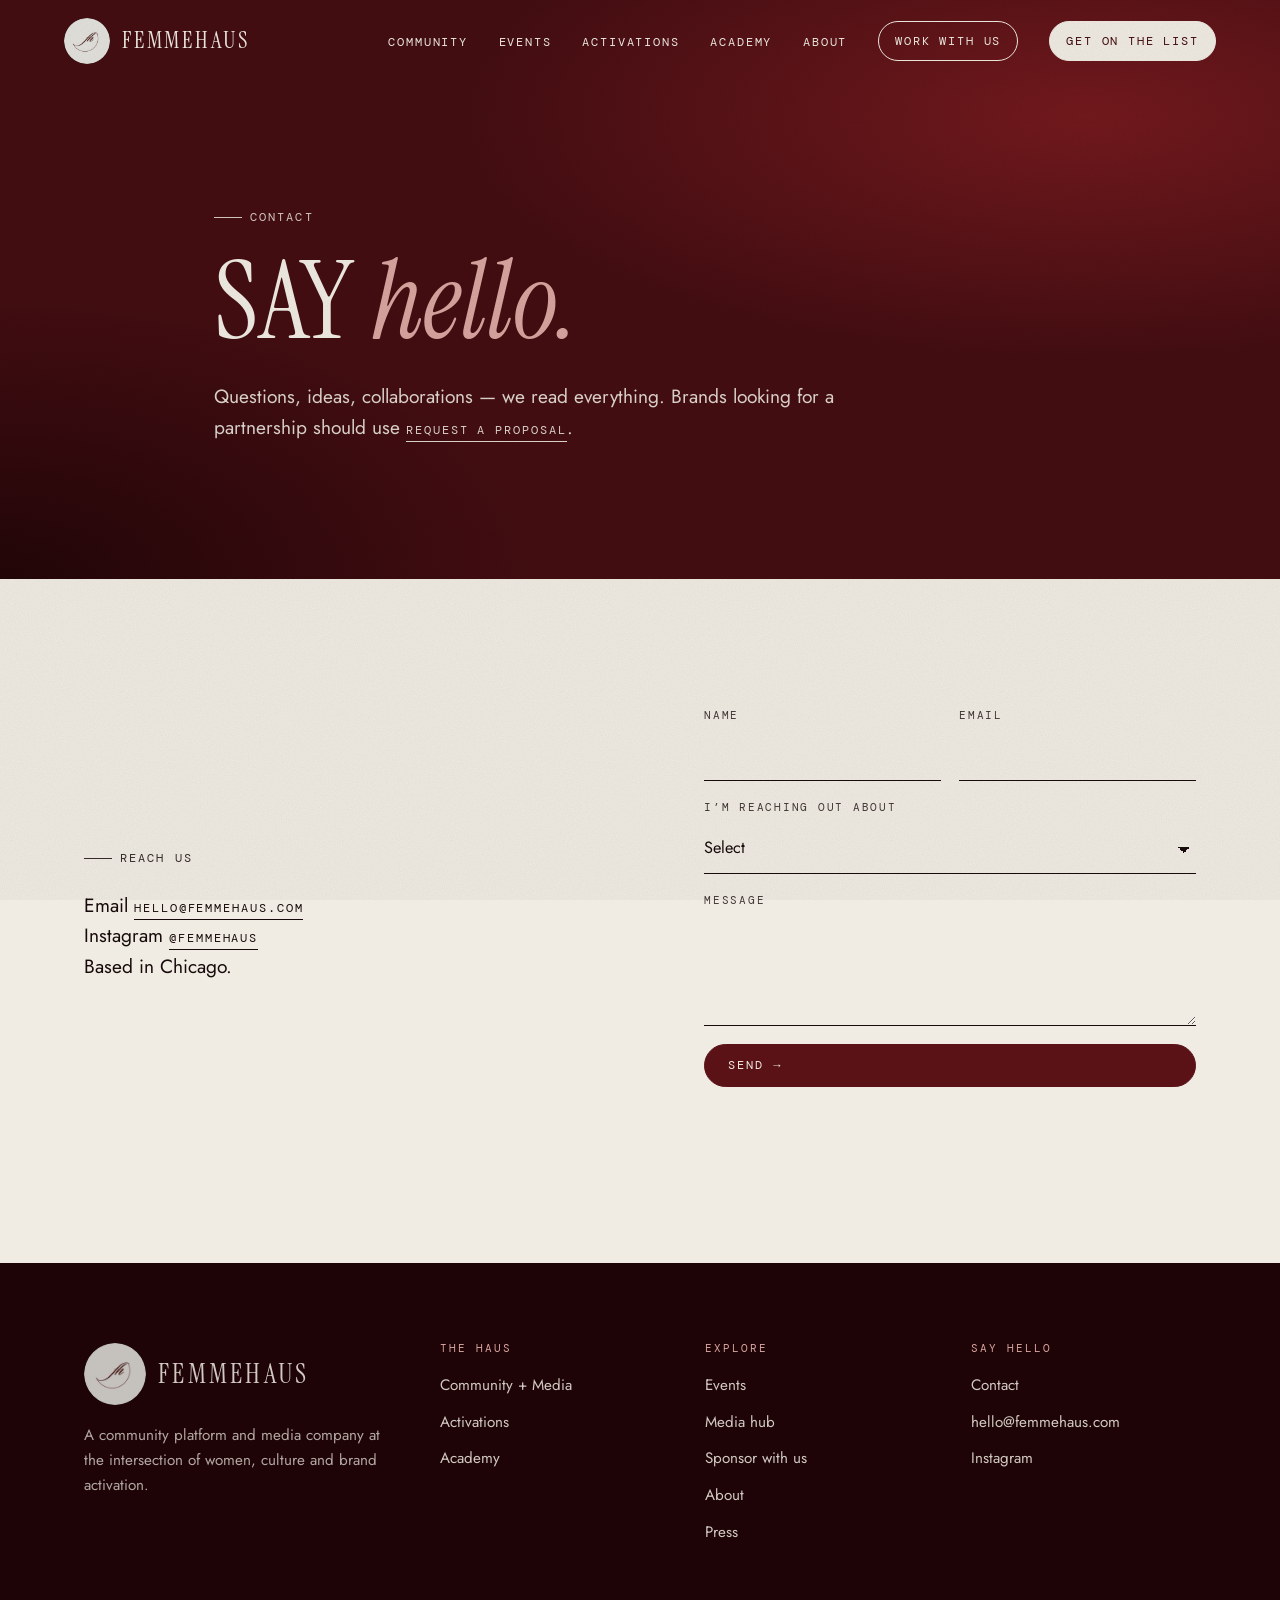
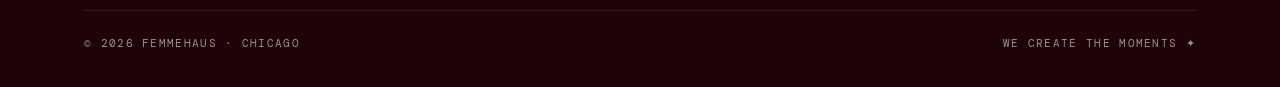
<file: contact.html>
<!doctype html>
<html lang="en">
<head>
<meta charset="utf-8">
<meta name="viewport" content="width=device-width, initial-scale=1">
<title>Contact | FemmeHaus</title>
<meta name="description" content="Get in touch with FemmeHaus — community, brand partnerships, Academy or press.">
<link rel="icon" href="assets/img/logo.png">
<link rel="preconnect" href="https://fonts.googleapis.com"><link rel="preconnect" href="https://fonts.gstatic.com" crossorigin>
<link href="https://fonts.googleapis.com/css2?family=DM+Mono:wght@400&family=Instrument+Serif:ital@0;1&family=Jost:wght@300;400;500&family=Pinyon+Script&display=swap" rel="stylesheet">
<link rel="stylesheet" href="css/style.css">
</head>
<body data-page="contact">
<div id="site-header"></div>

<main>
  <section class="hero hero--text hero--short">
    <div class="wrap hero__in">
      <div>
        <span class="label">Contact</span>
        <h1>Say <em>hello.</em></h1>
        <p class="lede">Questions, ideas, collaborations — we read everything. Brands looking for a partnership should use <a class="link" href="activations.html#proposal">Request a Proposal</a>.</p>
      </div>
    </div>
  </section>

  <section class="sec sec--cream">
    <div class="wrap split">
      <div data-reveal>
        <span class="label">Reach us</span>
        <p class="lede" style="margin-top:22px">Email <a class="link" id="c-mail" href="#">hello@femmehaus.com</a><br>Instagram <a class="link" id="c-ig" href="#" target="_blank" rel="noopener">@femmehaus</a><br>Based in Chicago.</p>
      </div>
      <div data-reveal>
        <form class="form" data-form="contact" data-success="Thank you ✦ We’ll reply soon.">
          <div class="hp" aria-hidden="true"><input name="website" tabindex="-1" autocomplete="off"></div>
          <div class="row">
            <div class="field"><label for="ct-name">Name</label><input id="ct-name" name="name" required data-name="name" autocomplete="name"></div>
            <div class="field"><label for="ct-email">Email</label><input id="ct-email" name="email" type="email" required data-name="email" autocomplete="email"></div>
          </div>
          <div class="field"><label for="ct-topic">I’m reaching out about</label>
            <select id="ct-topic" name="topic" required data-name="topic"><option value="">Select</option><option>Community &amp; events</option><option>Academy</option><option>Press</option><option>Something else</option></select></div>
          <div class="field"><label for="ct-msg">Message</label><textarea id="ct-msg" name="message" required data-name="message"></textarea></div>
          <button class="btn btn--solid" type="submit">Send</button>
          <p class="form-msg" role="status" aria-live="polite"></p>
        </form>
      </div>
    </div>
  </section>
</main>

<div id="site-footer"></div>
<script src="js/config.js"></script>
<script src="js/data.js"></script>
<script src="js/layout.js"></script>
<script src="js/main.js"></script>
<script>
  var m = document.getElementById("c-mail"), i = document.getElementById("c-ig");
  m.href = "mailto:" + FH_CONFIG.email; m.textContent = FH_CONFIG.email; i.href = FH_CONFIG.instagram;
</script>
</body>
</html>
</file>
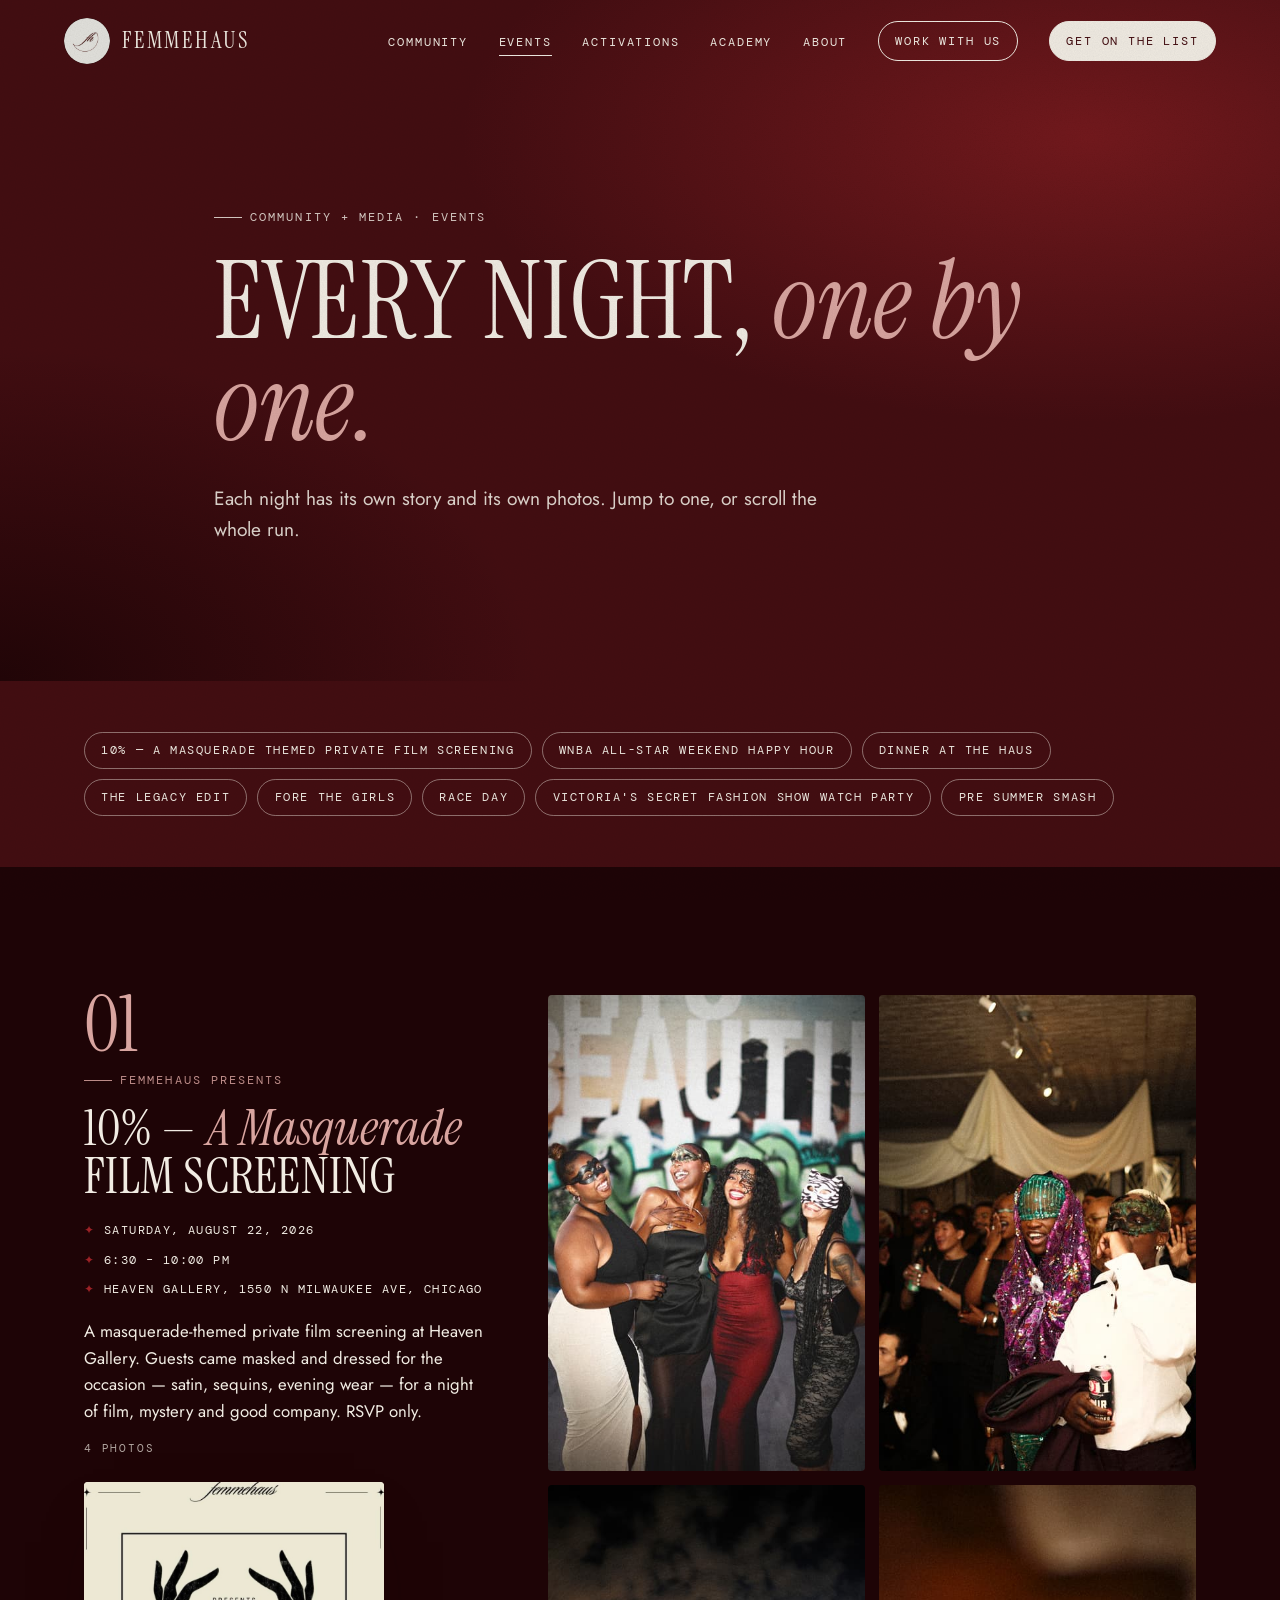
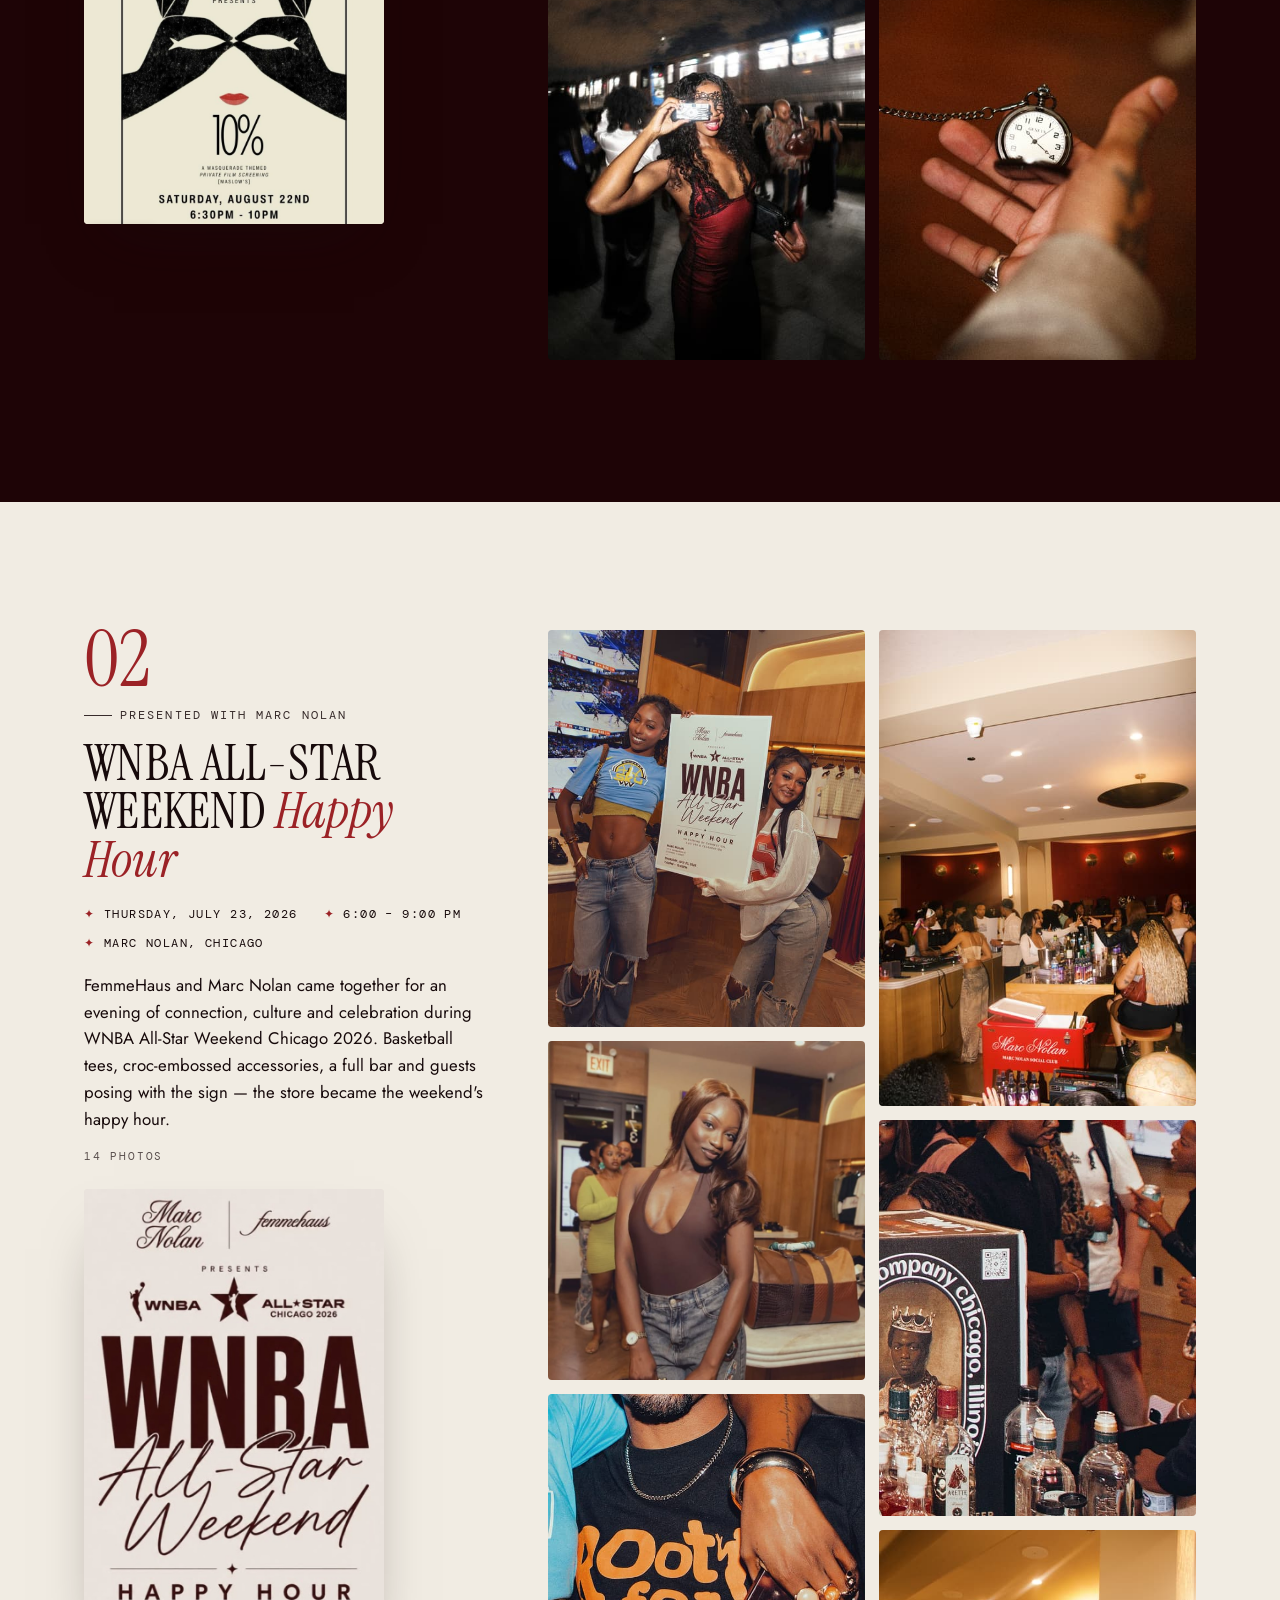
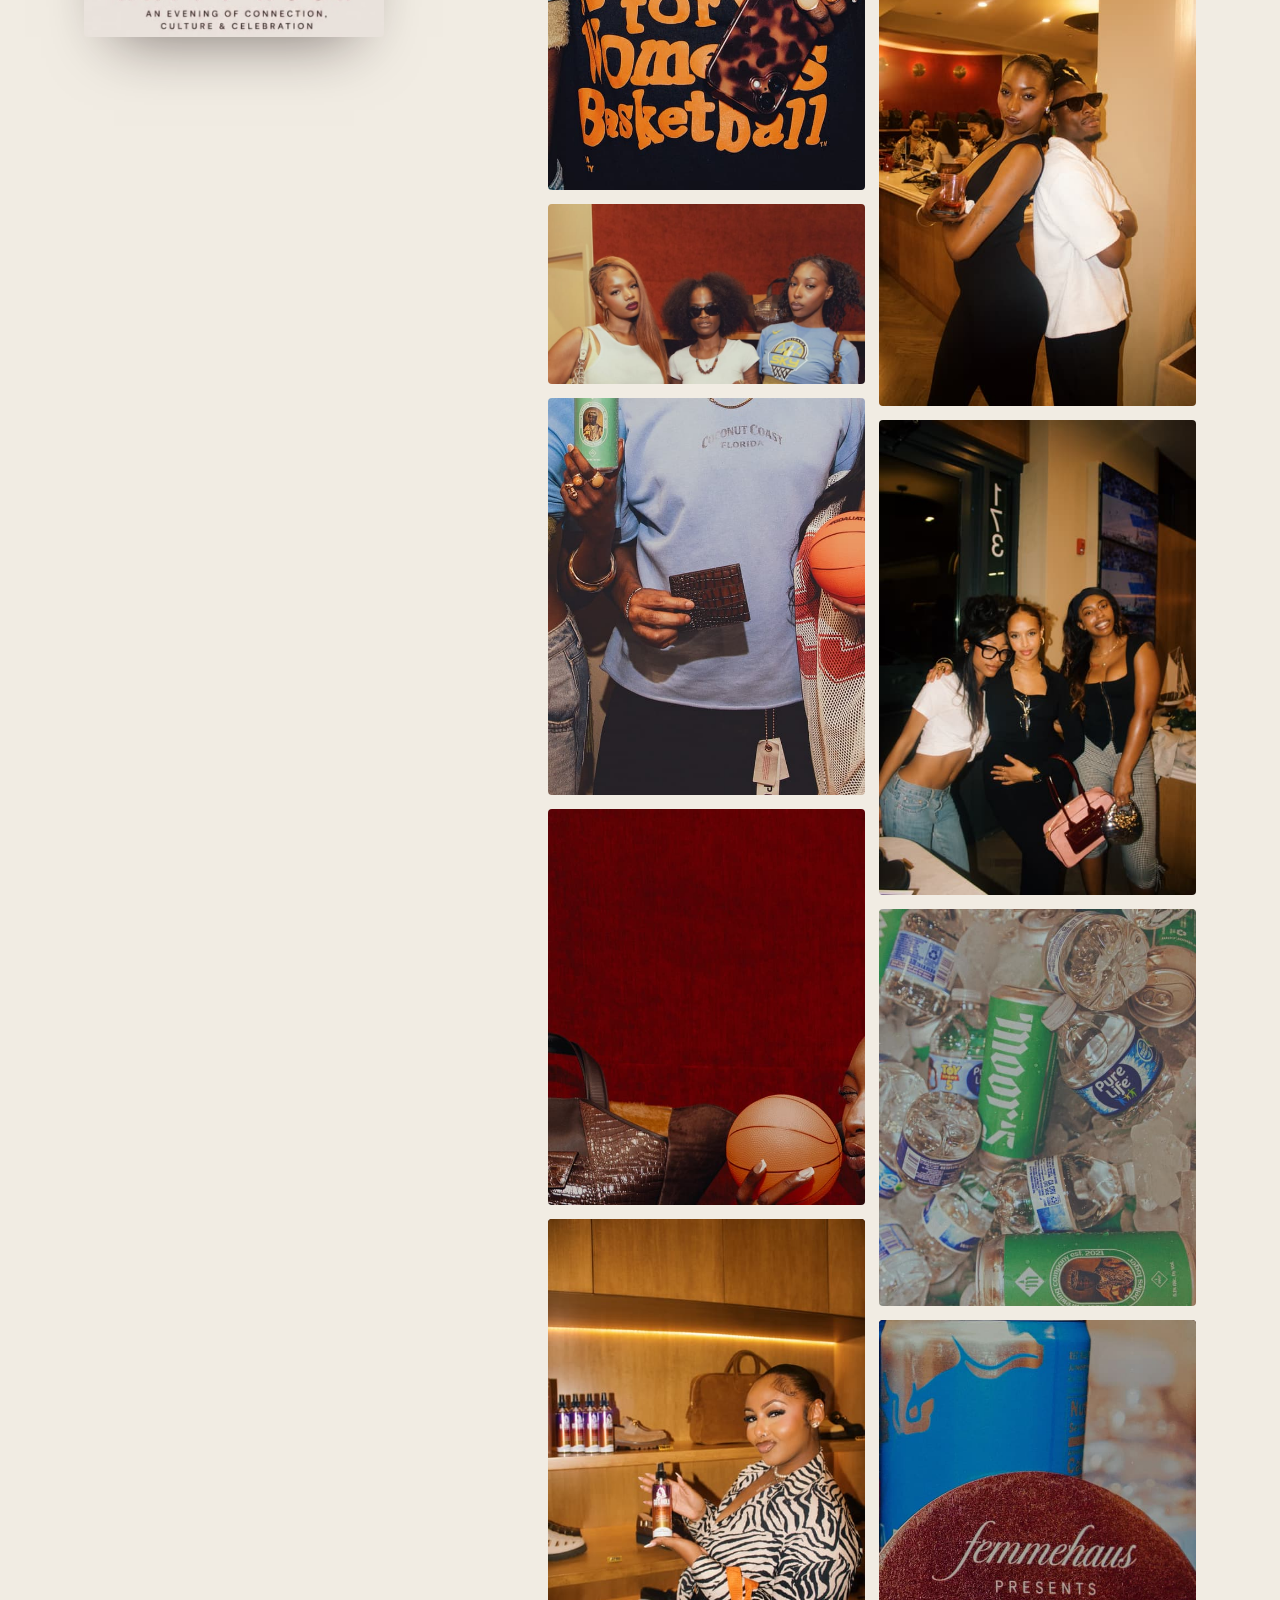
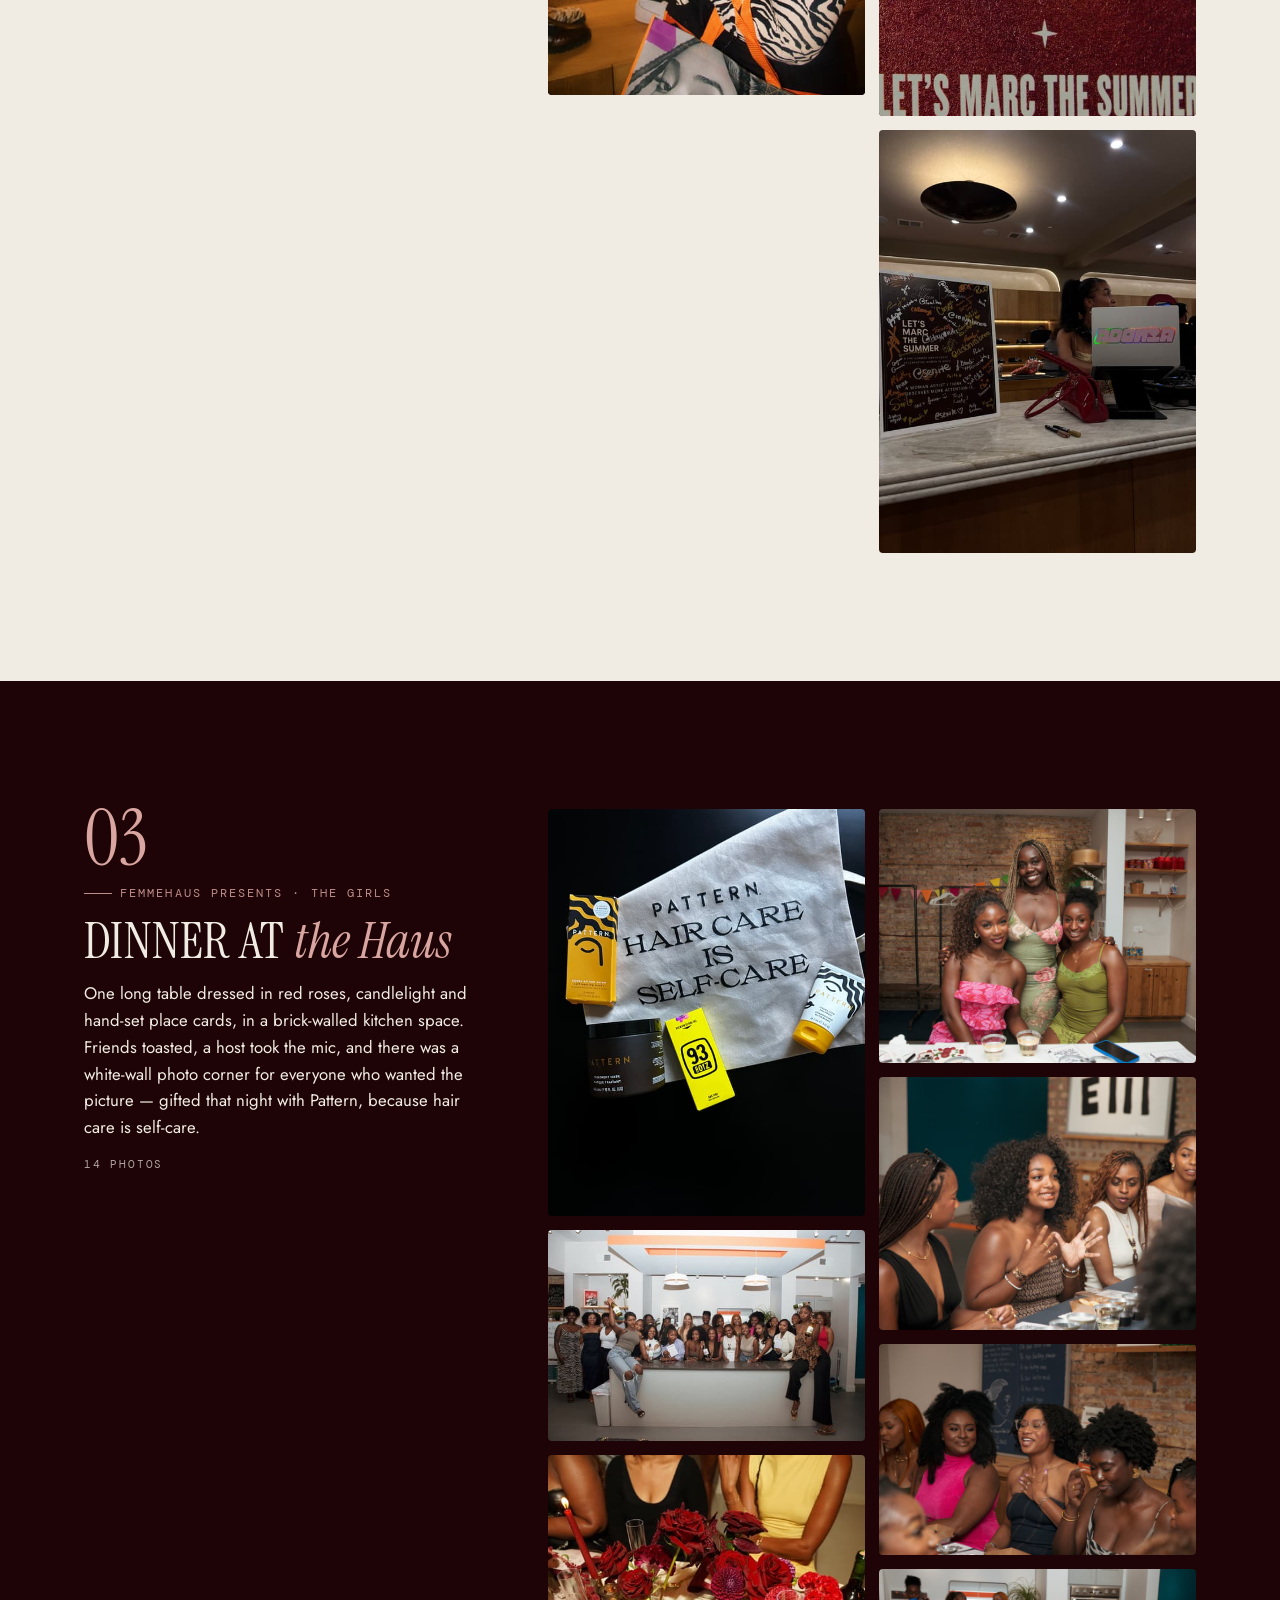
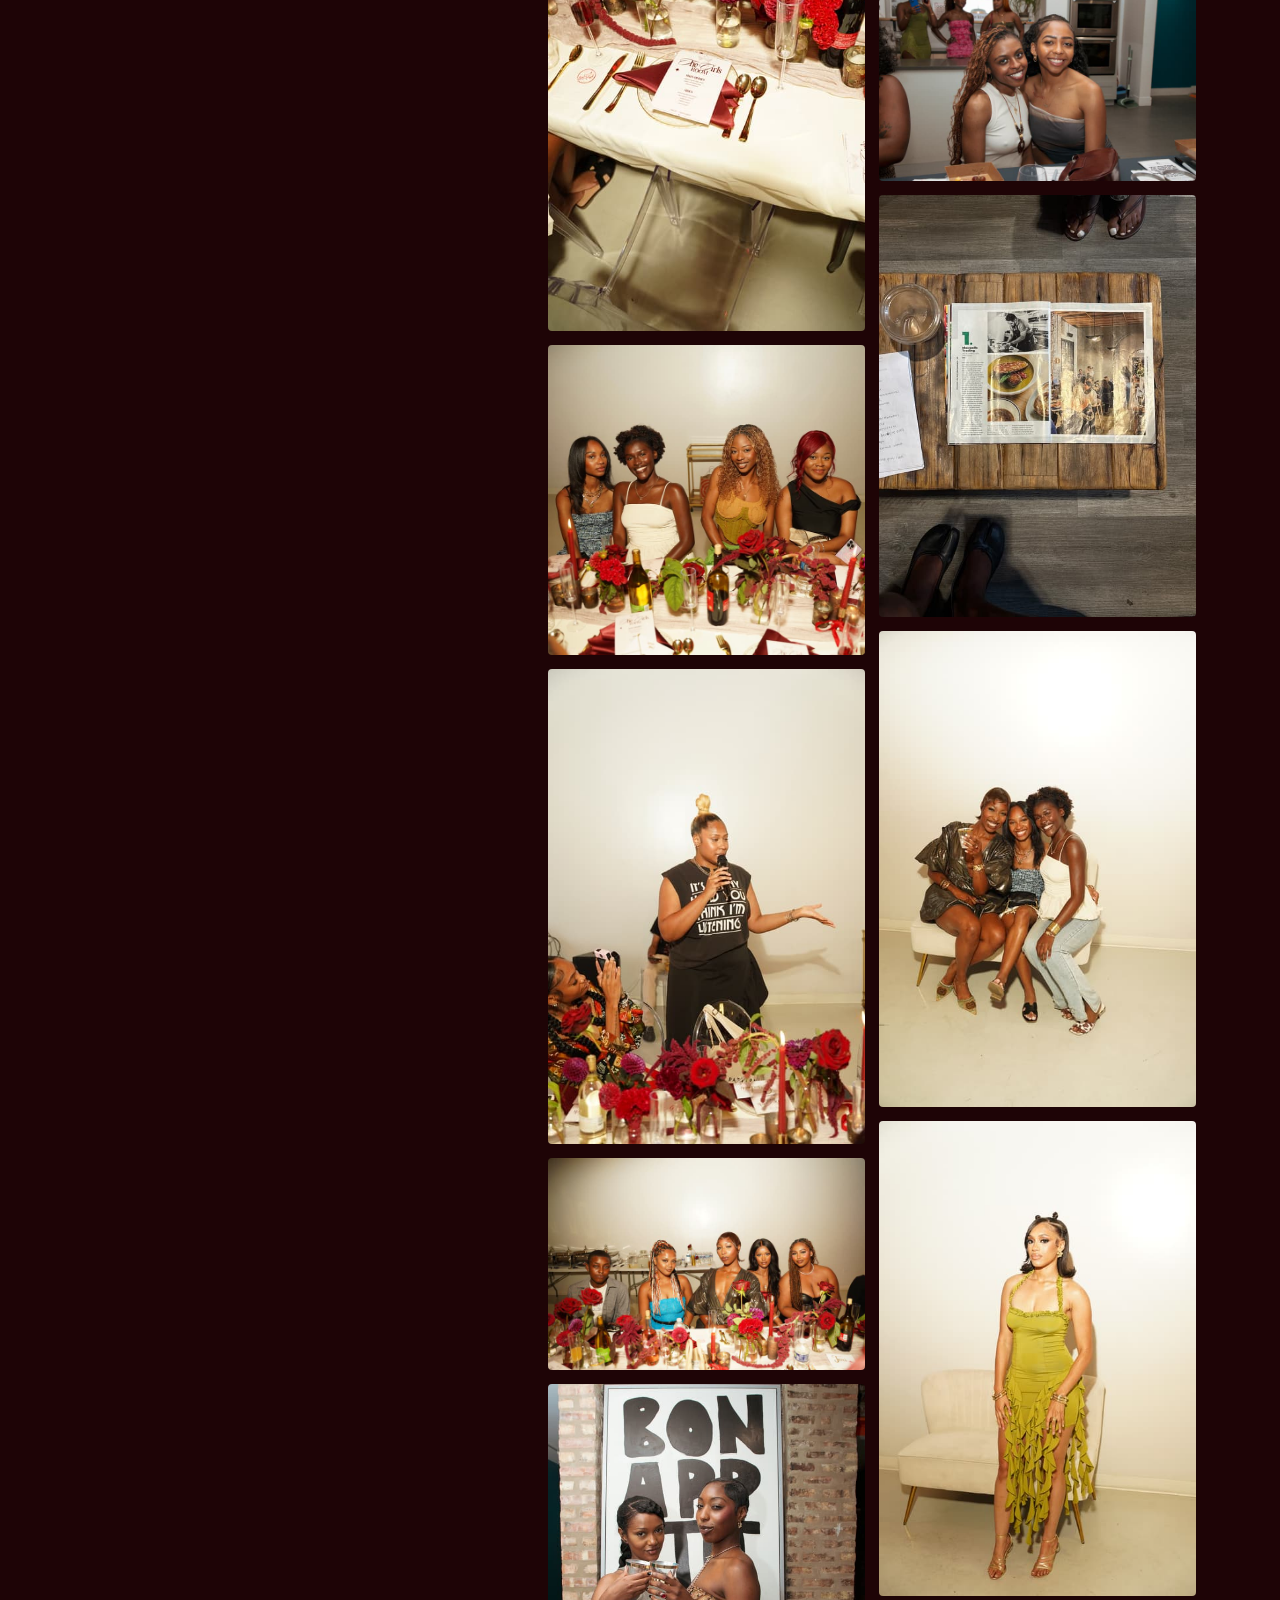
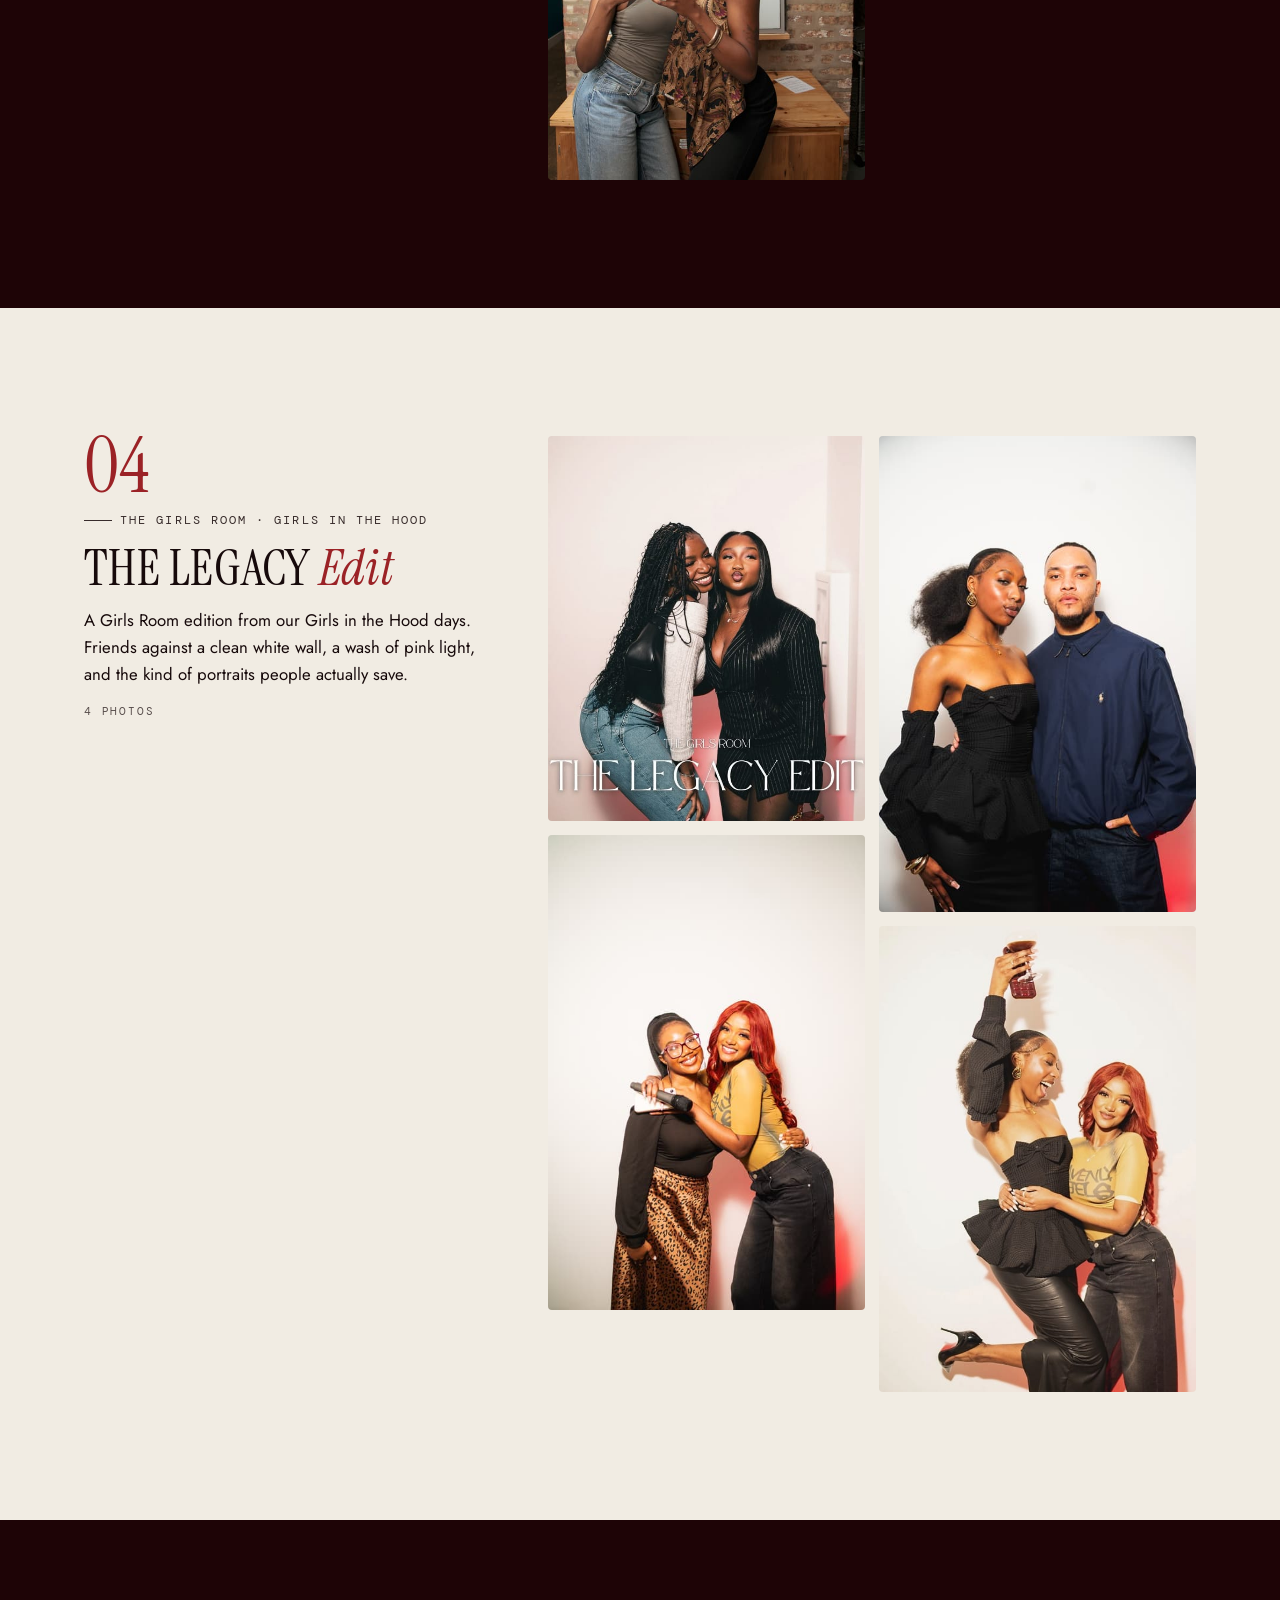
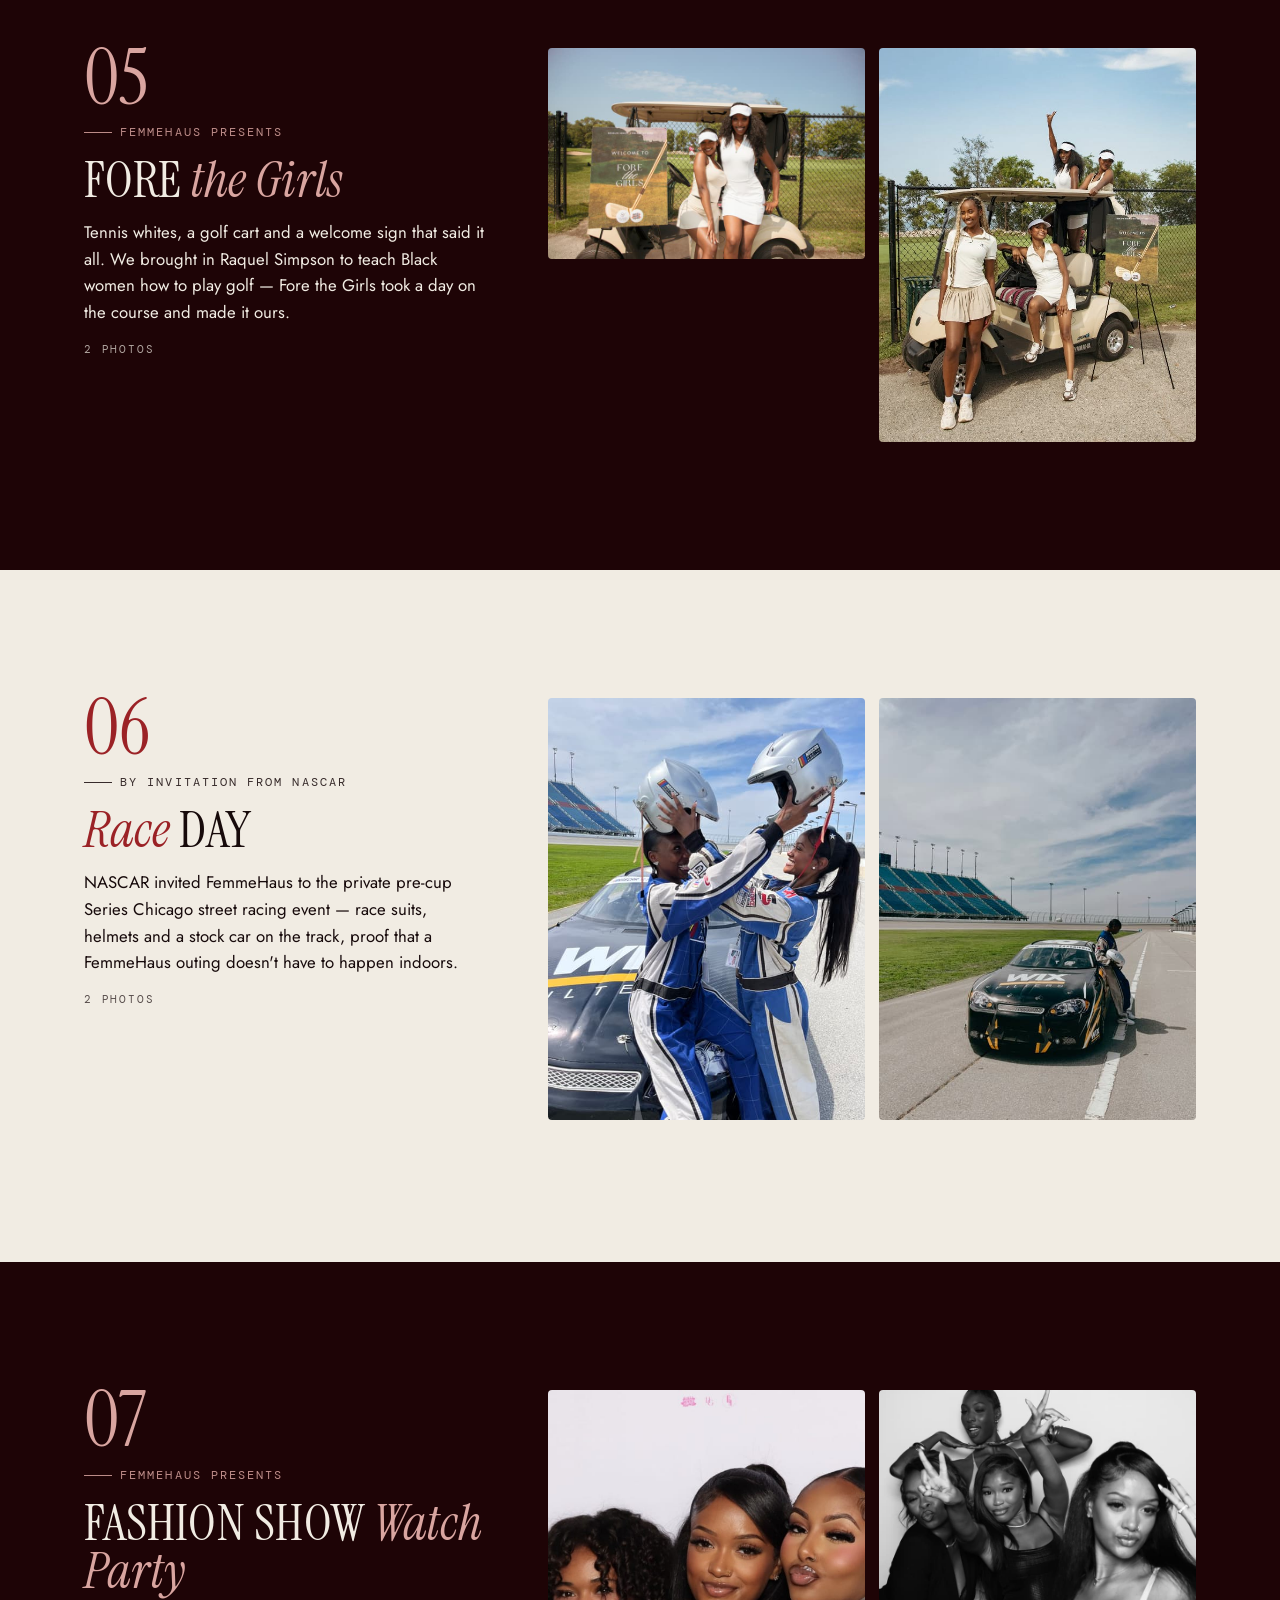
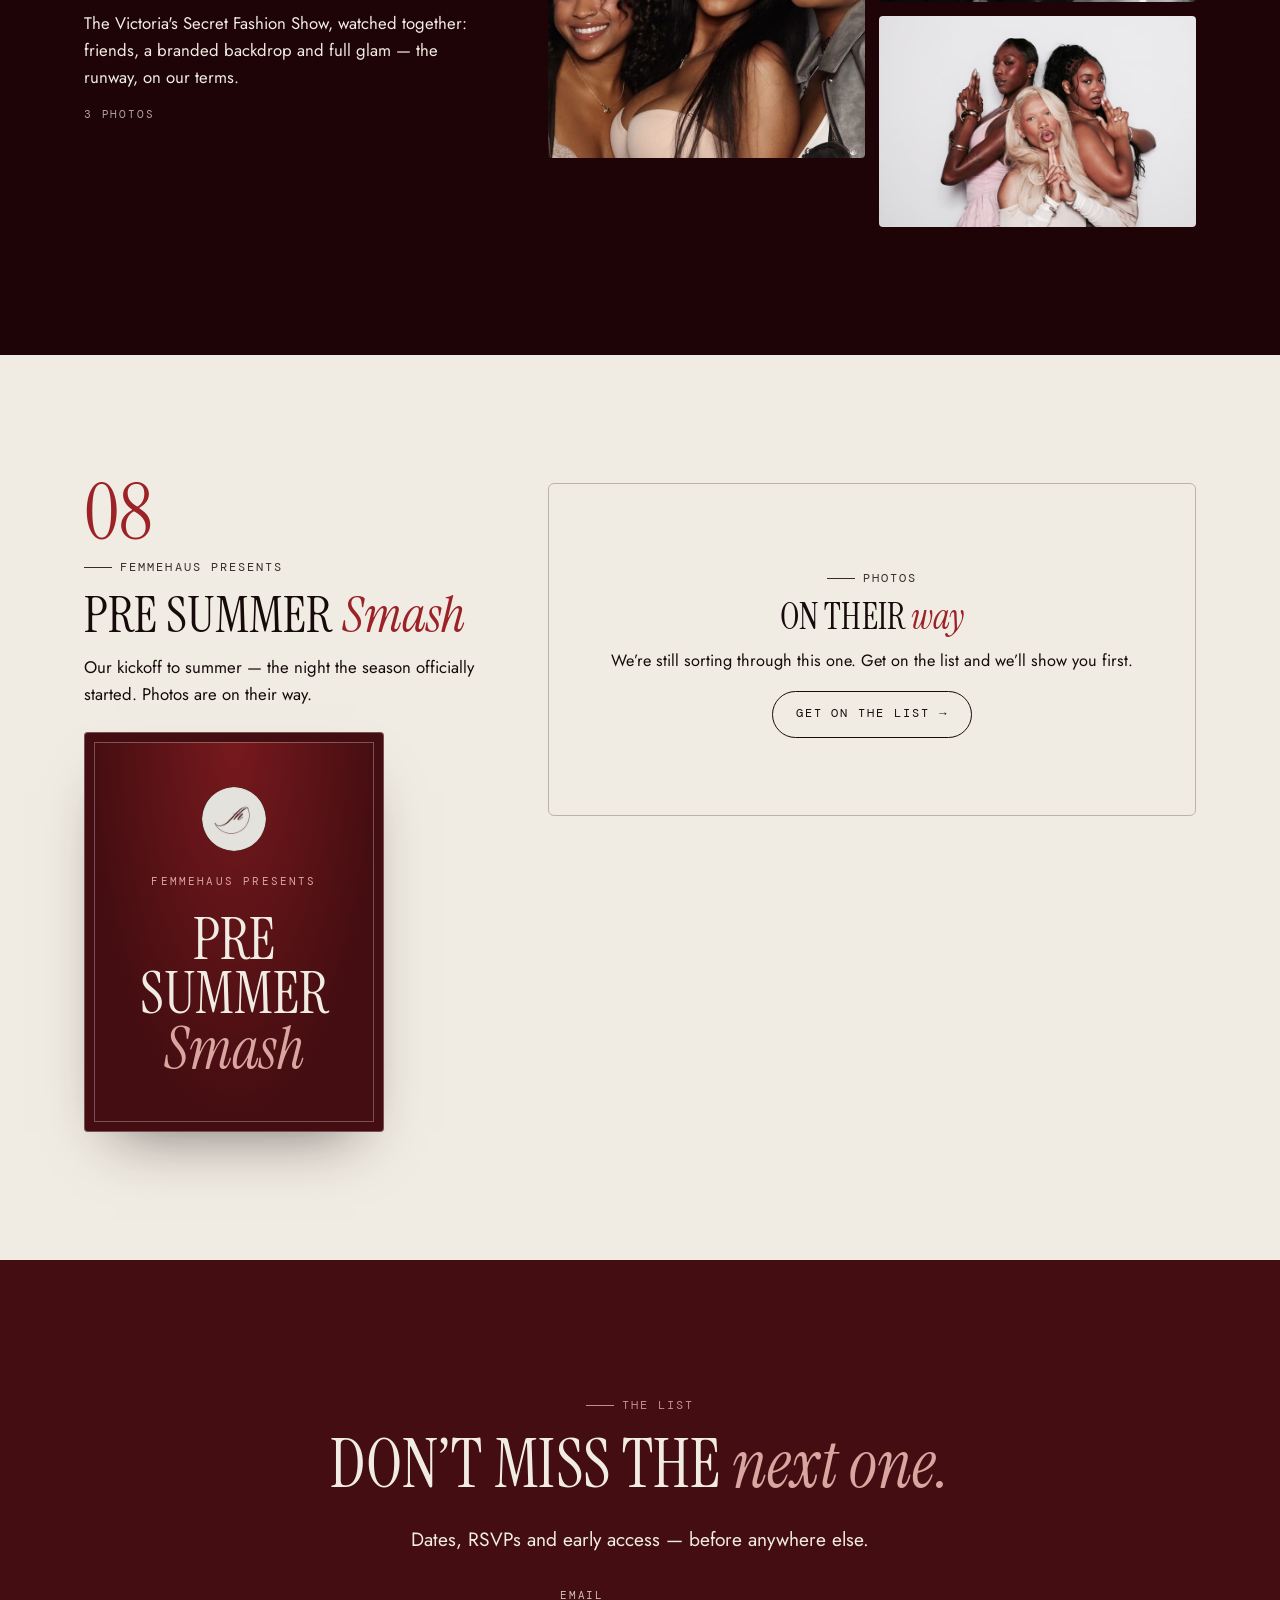
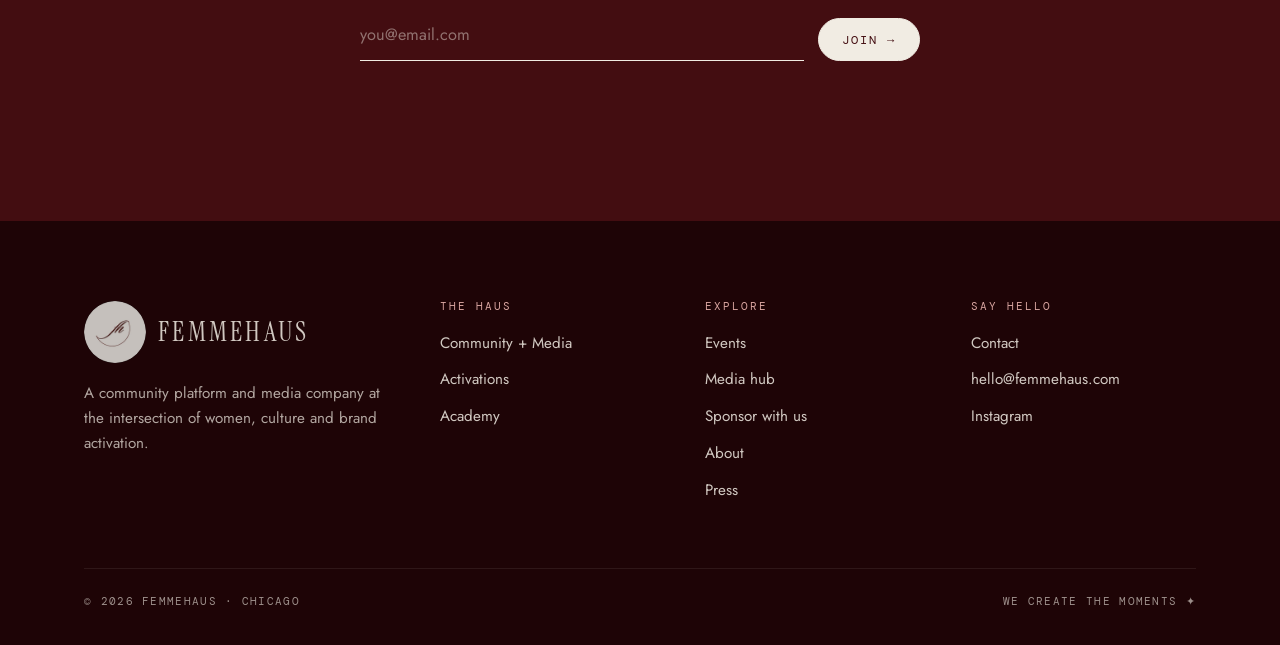
<file: events.html>
<!doctype html>
<html lang="en">
<head>
<meta charset="utf-8">
<meta name="viewport" content="width=device-width, initial-scale=1">
<title>Events — Every Night, In Photos | FemmeHaus</title>
<meta name="description" content="Every FemmeHaus night, one by one: WNBA All-Star Weekend Happy Hour, the 10% masquerade, Dinner at the Haus, The Legacy Edit and more — with photos and the story of each.">
<link rel="icon" href="assets/img/logo.png">
<link rel="preconnect" href="https://fonts.googleapis.com"><link rel="preconnect" href="https://fonts.gstatic.com" crossorigin>
<link href="https://fonts.googleapis.com/css2?family=DM+Mono:wght@400&family=Instrument+Serif:ital@0;1&family=Jost:wght@300;400;500&family=Pinyon+Script&display=swap" rel="stylesheet">
<link rel="stylesheet" href="css/style.css">
</head>
<body data-page="events">
<div id="site-header"></div>

<main>
  <section class="hero hero--text hero--short">
    <div class="wrap hero__in">
      <div>
        <span class="label">Community + Media · Events</span>
        <h1>Every night, <em>one by one.</em></h1>
        <p class="lede">Each night has its own story and its own photos. Jump to one, or scroll the whole run.</p>
      </div>
    </div>
  </section>

  <!-- jump links -->
  <section class="sec sec--wine" style="padding-block:clamp(32px,4vw,56px)">
    <div class="wrap"><div class="chips chips--light" id="event-chips" style="margin:0" aria-label="Jump to an event"></div></div>
  </section>

  <!-- one section per event, rendered from js/data.js -->
  <div id="event-sections"></div>

  <section class="sec sec--wine band" id="join">
    <div class="wrap" data-reveal>
      <span class="label">The list</span>
      <h2>Don’t miss the <em>next one.</em></h2>
      <p class="lede" style="margin:0 auto 32px">Dates, RSVPs and early access — before anywhere else.</p>
      <form class="form inline-form" data-form="community" data-success="You’re on the list ✦ See you at the Haus.">
        <div class="hp" aria-hidden="true"><input name="website" tabindex="-1" autocomplete="off"></div>
        <div class="field"><label for="ev-email">Email</label><input id="ev-email" name="email" type="email" required data-name="email" placeholder="you@email.com" autocomplete="email"></div>
        <button class="btn btn--solid" type="submit">Join</button>
        <p class="form-msg" role="status" aria-live="polite"></p>
      </form>
    </div>
  </section>
</main>

<div id="site-footer"></div>
<script src="js/config.js"></script>
<script src="js/data.js"></script>
<script src="js/layout.js"></script>
<script src="js/main.js"></script>
</body>
</html>
</file>
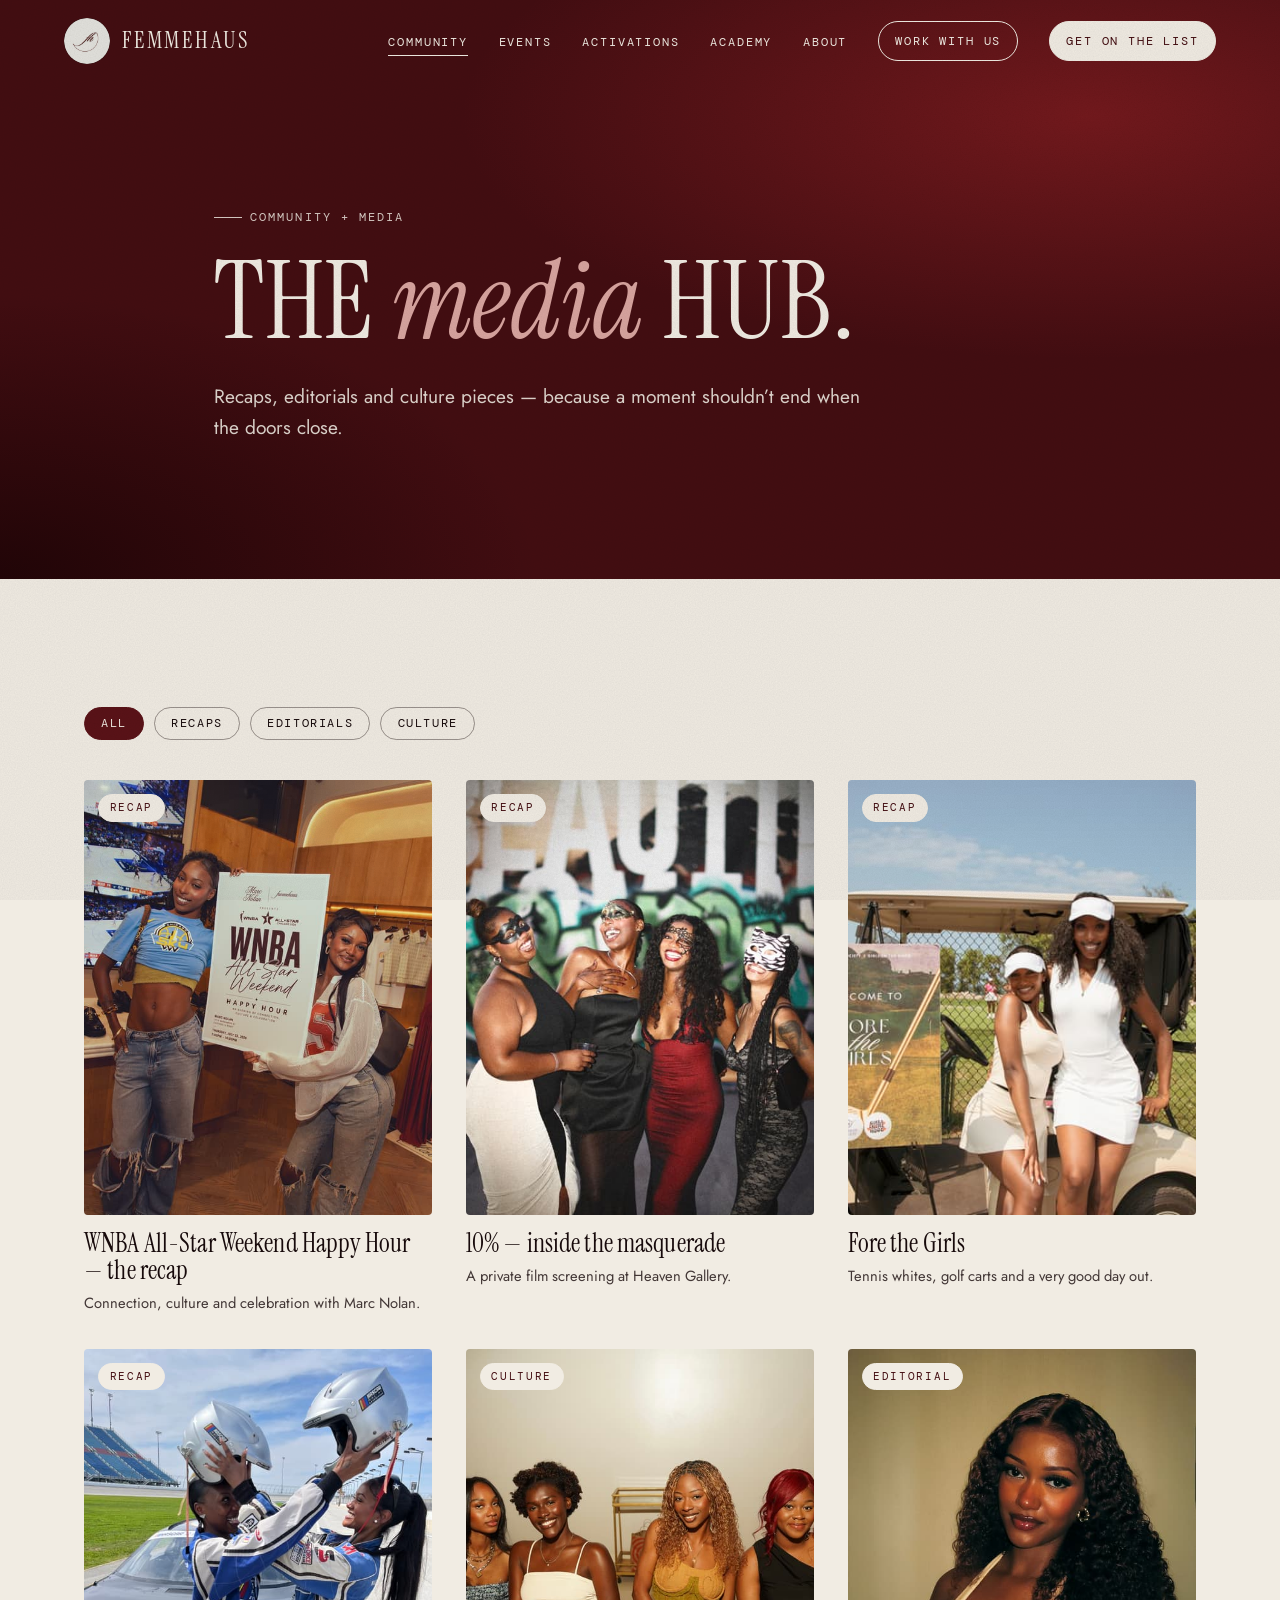
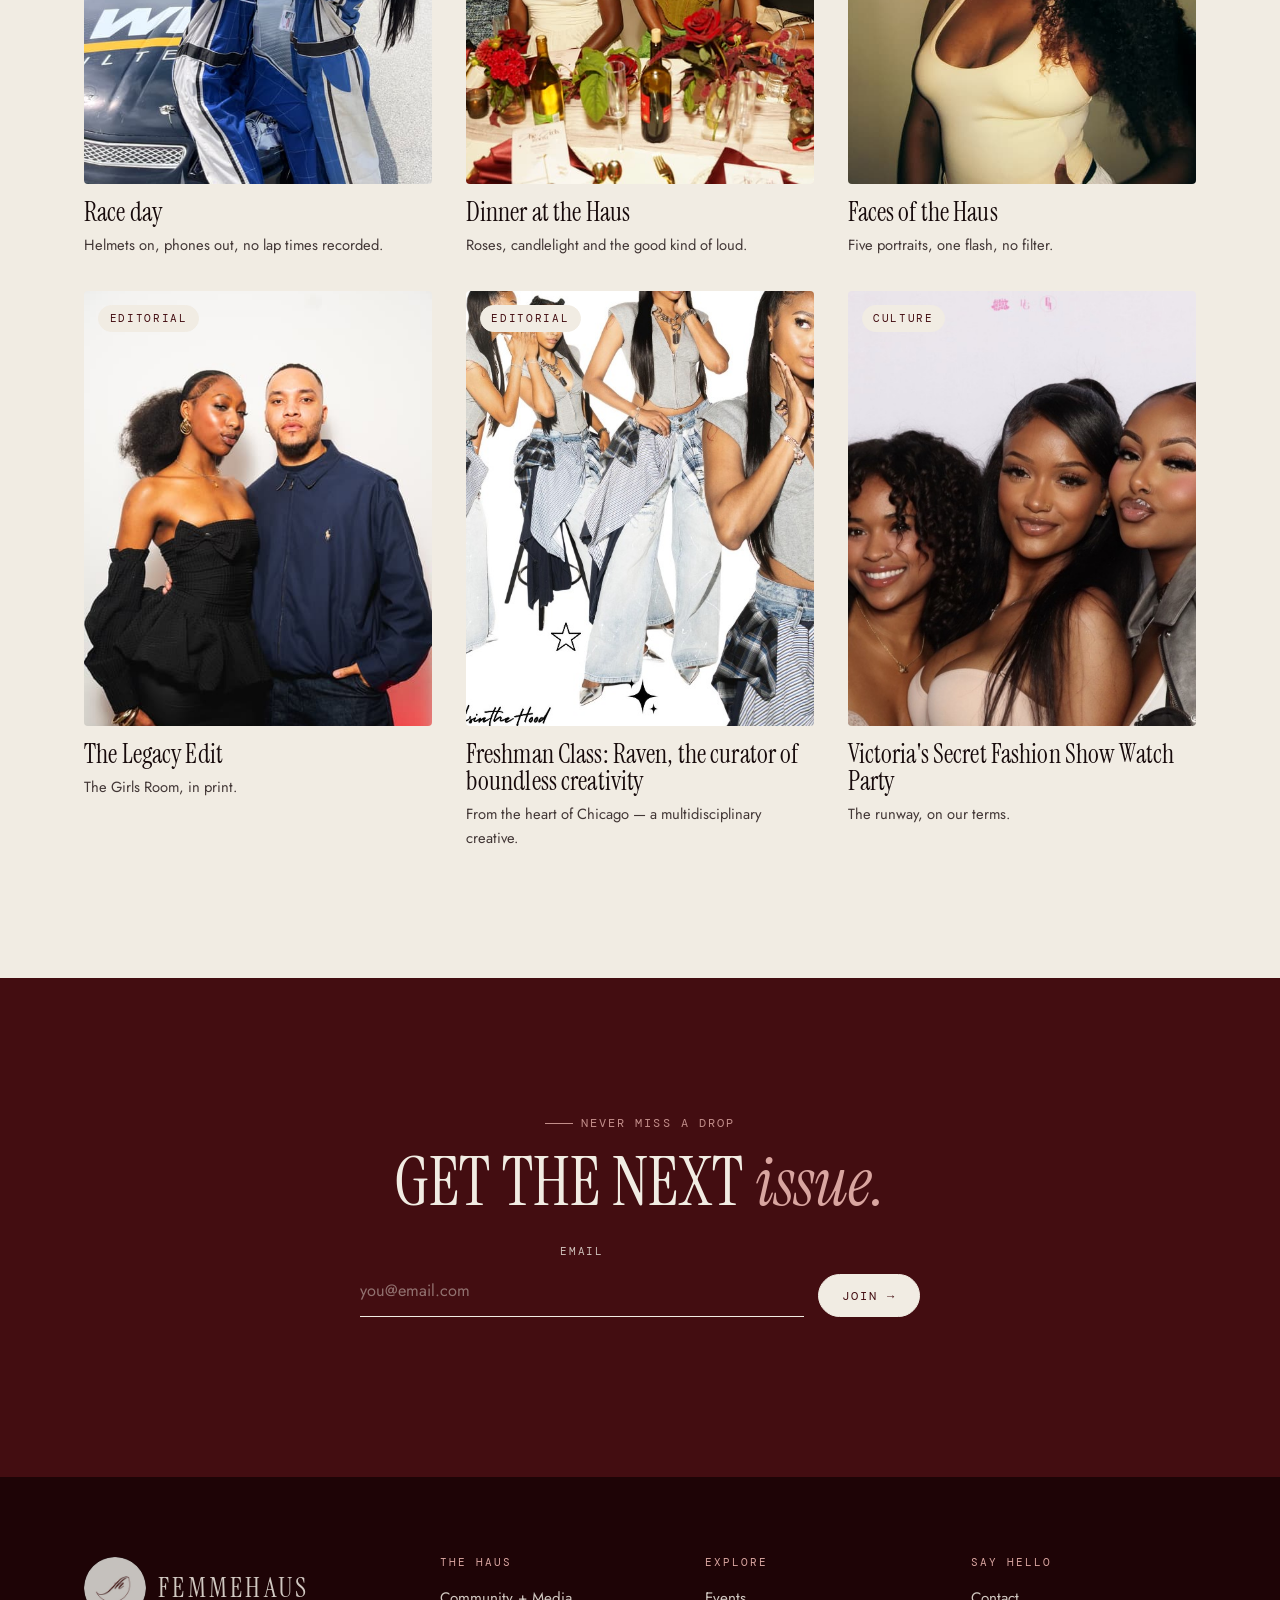
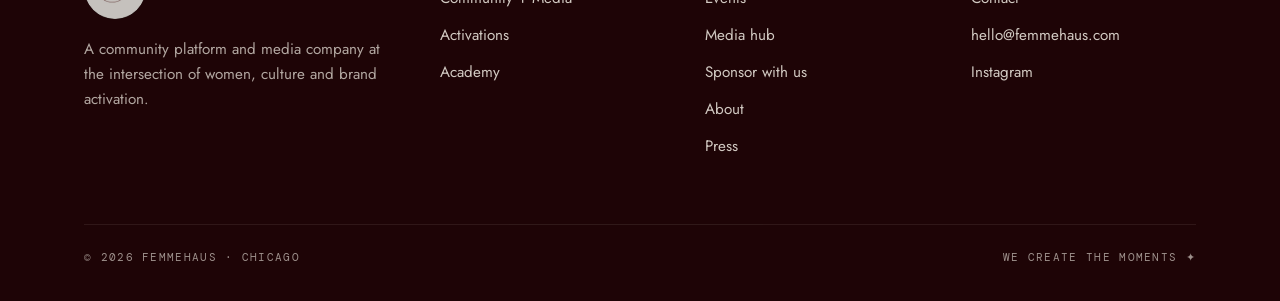
<file: media.html>
<!doctype html>
<html lang="en">
<head>
<meta charset="utf-8">
<meta name="viewport" content="width=device-width, initial-scale=1">
<title>Media Hub — Recaps, Editorials & Culture | FemmeHaus</title>
<meta name="description" content="Event recaps, editorials and culture pieces from FemmeHaus — new content between every moment.">
<link rel="icon" href="assets/img/logo.png">
<link rel="preconnect" href="https://fonts.googleapis.com"><link rel="preconnect" href="https://fonts.gstatic.com" crossorigin>
<link href="https://fonts.googleapis.com/css2?family=DM+Mono:wght@400&family=Instrument+Serif:ital@0;1&family=Jost:wght@300;400;500&family=Pinyon+Script&display=swap" rel="stylesheet">
<link rel="stylesheet" href="css/style.css">
</head>
<body data-page="community">
<div id="site-header"></div>

<main>
  <section class="hero hero--text hero--short">
    <div class="wrap hero__in">
      <div>
        <span class="label">Community + Media</span>
        <h1>The <em>media</em> hub.</h1>
        <p class="lede">Recaps, editorials and culture pieces — because a moment shouldn’t end when the doors close.</p>
      </div>
    </div>
  </section>

  <section class="sec sec--cream">
    <div class="wrap">
      <div class="chips" role="group" aria-label="Filter content">
        <button class="chip is-on" data-filter="all" aria-pressed="true">All</button>
        <button class="chip" data-filter="recap" aria-pressed="false">Recaps</button>
        <button class="chip" data-filter="editorial" aria-pressed="false">Editorials</button>
        <button class="chip" data-filter="culture" aria-pressed="false">Culture</button>
      </div>
      <div class="cards" id="media-cards"></div>
    </div>
  </section>

  <section class="sec sec--wine band" id="join">
    <div class="wrap" data-reveal>
      <span class="label">Never miss a drop</span>
      <h2>Get the next <em>issue.</em></h2>
      <form class="form inline-form" style="margin:28px auto 0" data-form="community" data-success="You’re on the list ✦">
        <div class="hp" aria-hidden="true"><input name="website" tabindex="-1" autocomplete="off"></div>
        <div class="field"><label for="mj-email">Email</label><input id="mj-email" name="email" type="email" required data-name="email" placeholder="you@email.com" autocomplete="email"></div>
        <button class="btn btn--solid" type="submit">Join</button>
        <p class="form-msg" role="status" aria-live="polite"></p>
      </form>
    </div>
  </section>
</main>

<div id="site-footer"></div>
<script src="js/config.js"></script>
<script src="js/data.js"></script>
<script src="js/layout.js"></script>
<script src="js/main.js"></script>
</body>
</html>
</file>
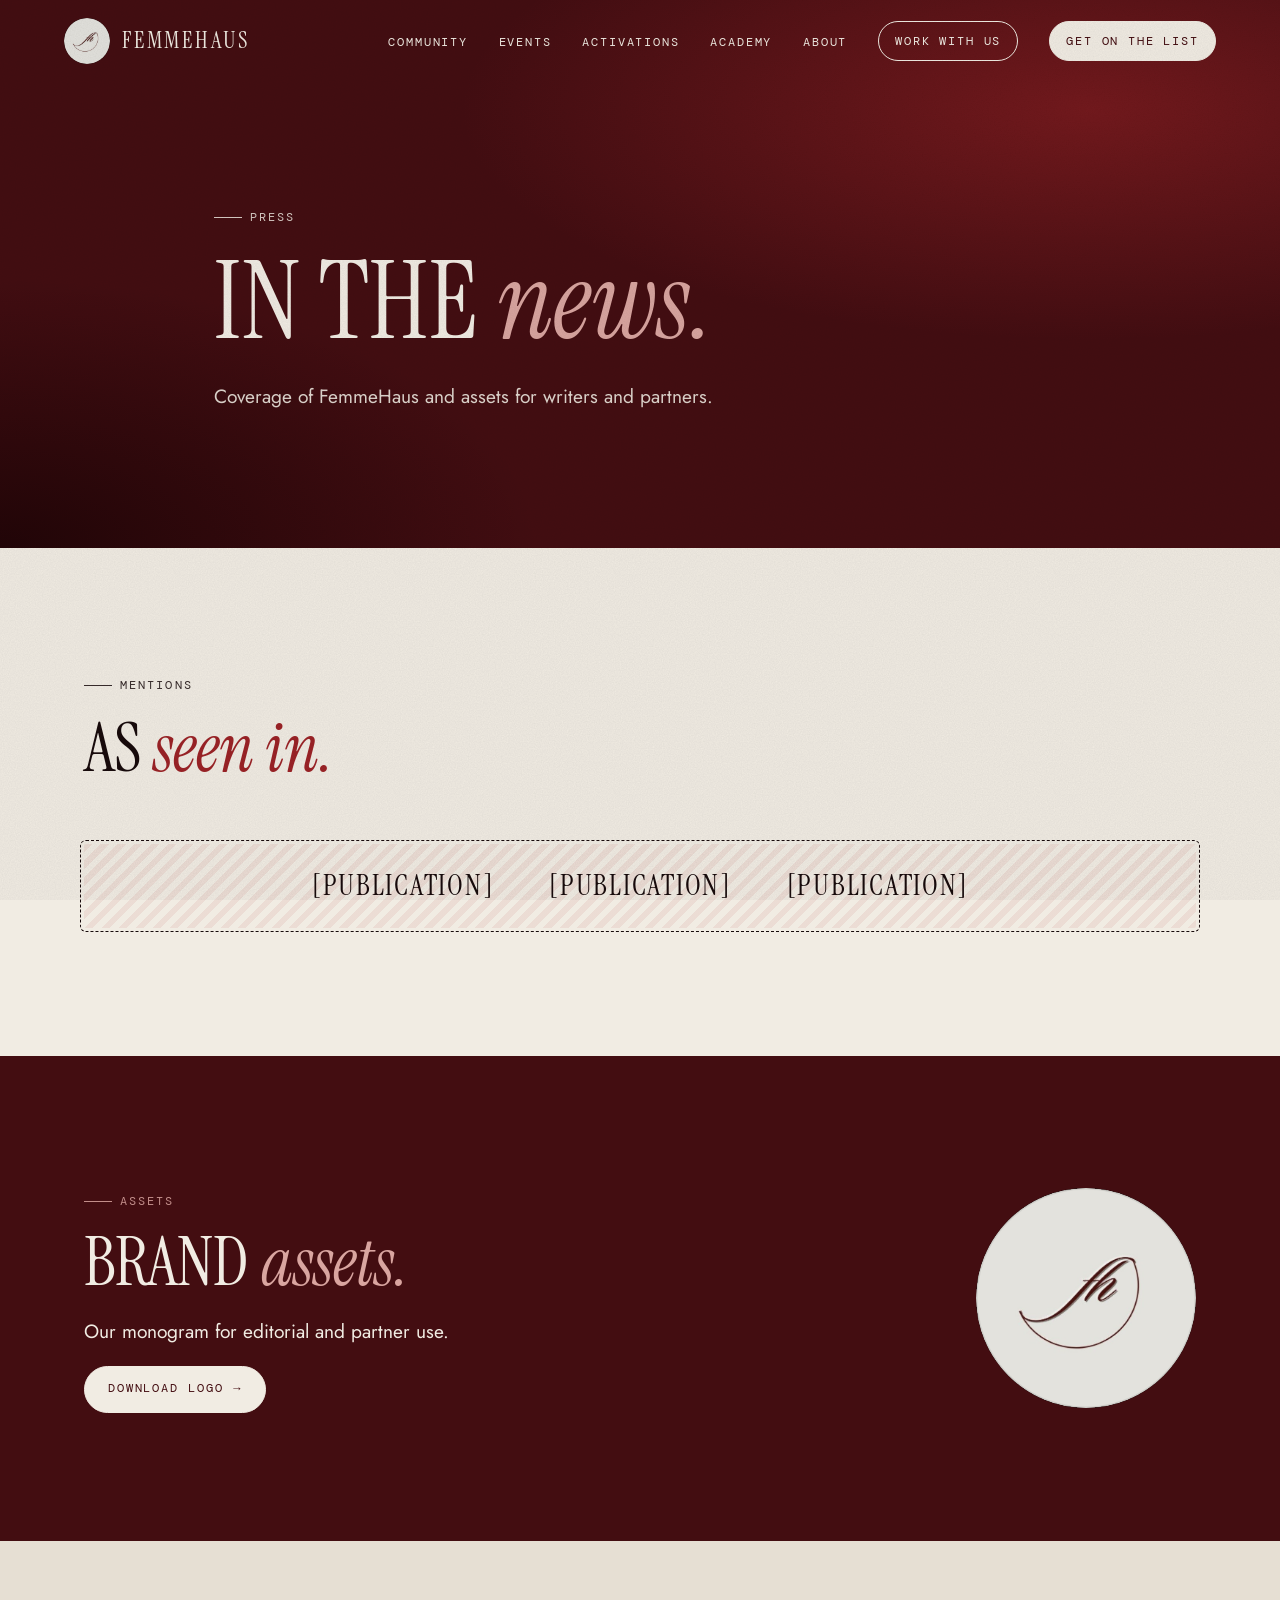
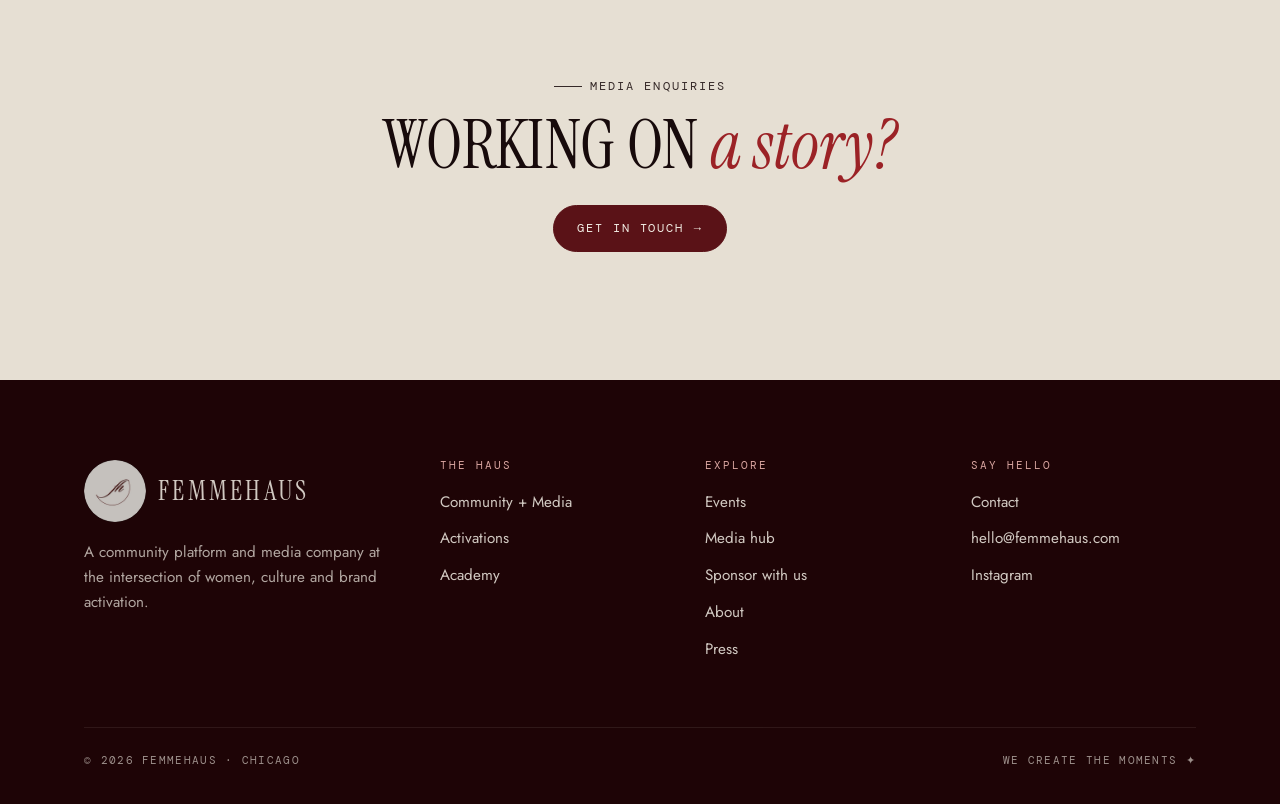
<file: press.html>
<!doctype html>
<html lang="en">
<head>
<meta charset="utf-8">
<meta name="viewport" content="width=device-width, initial-scale=1">
<title>Press | FemmeHaus</title>
<meta name="description" content="Press mentions, brand assets and media enquiries for FemmeHaus.">
<link rel="icon" href="assets/img/logo.png">
<link rel="preconnect" href="https://fonts.googleapis.com"><link rel="preconnect" href="https://fonts.gstatic.com" crossorigin>
<link href="https://fonts.googleapis.com/css2?family=DM+Mono:wght@400&family=Instrument+Serif:ital@0;1&family=Jost:wght@300;400;500&family=Pinyon+Script&display=swap" rel="stylesheet">
<link rel="stylesheet" href="css/style.css">
</head>
<body data-page="press">
<div id="site-header"></div>

<main>
  <section class="hero hero--text hero--short">
    <div class="wrap hero__in">
      <div>
        <span class="label">Press</span>
        <h1>In the <em>news.</em></h1>
        <p class="lede">Coverage of FemmeHaus and assets for writers and partners.</p>
      </div>
    </div>
  </section>

  <section class="sec sec--cream">
    <div class="wrap">
      <div class="head" data-reveal><span class="label">Mentions</span><h2>As <em>seen in.</em></h2></div>
      <div class="press todo" style="opacity:1;padding:18px"><span>[Publication]</span><span>[Publication]</span><span>[Publication]</span></div>
    </div>
  </section>

  <section class="sec sec--wine">
    <div class="wrap split">
      <div data-reveal><span class="label">Assets</span><h2 style="margin:20px 0 22px">Brand <em>assets.</em></h2>
        <p class="lede">Our monogram for editorial and partner use.</p>
        <a class="btn btn--solid" href="assets/img/logo.png" download>Download logo</a></div>
      <div data-reveal><img src="assets/img/logo.png" alt="FemmeHaus fh monogram" style="width:220px;border-radius:50%;margin-left:auto"></div>
    </div>
  </section>

  <section class="sec sec--bone band">
    <div class="wrap" data-reveal>
      <span class="label">Media enquiries</span>
      <h2 style="margin:18px 0 28px">Working on <em>a story?</em></h2>
      <a class="btn btn--solid" href="contact.html">Get in touch</a>
    </div>
  </section>
</main>

<div id="site-footer"></div>
<script src="js/config.js"></script>
<script src="js/data.js"></script>
<script src="js/layout.js"></script>
<script src="js/main.js"></script>
</body>
</html>
</file>
<file: css/style.css>
/* ==========================================================================
   FemmeHaus — design system
   Palette: oxblood + cream + taupe. Type: Instrument Serif / Jost / DM Mono.
   Signature motif: arched "doorway" photo frames + room numbers (the Haus).
   ========================================================================== */

:root {
  --wine-950: #1e0406;
  --wine-900: #2d0709;
  --wine-800: #430d11;
  --wine-700: #5a1217;
  --wine-600: #7a1a1f;
  --rouge:    #9b2226;
  --rose:     #d9a5a0;
  --cream:    #f1ece3;
  --bone:     #e6dfd3;
  --taupe:    #cdc2b5;
  --mocha:    #5a4a45;
  --ink:      #170a0b;

  --serif: "Instrument Serif", "Cormorant Garamond", Georgia, serif;
  --sans:  "Jost", "Helvetica Neue", Arial, sans-serif;
  --mono:  "DM Mono", ui-monospace, Menlo, monospace;
  --script: "Pinyon Script", cursive;

  --gutter: clamp(20px, 5vw, 64px);
  --max: 1240px;
  --ease: cubic-bezier(.2, .7, .2, 1);
}

*, *::before, *::after { box-sizing: border-box; }
html { scroll-behavior: smooth; -webkit-text-size-adjust: 100%; }
body {
  margin: 0;
  font-family: var(--sans);
  font-weight: 400;
  font-size: 1.02rem;
  line-height: 1.65;
  color: var(--ink);
  background: var(--cream);
  -webkit-font-smoothing: antialiased;
  overflow-x: hidden;
}
/* film grain over everything */
body::after {
  content: ""; position: fixed; inset: 0; z-index: 90; pointer-events: none; opacity: .07; mix-blend-mode: multiply;
  background-image: url("data:image/svg+xml;utf8,<svg xmlns='http://www.w3.org/2000/svg' width='220' height='220'><filter id='n'><feTurbulence type='fractalNoise' baseFrequency='.85' numOctaves='2' stitchTiles='stitch'/><feColorMatrix values='0 0 0 0 0  0 0 0 0 0  0 0 0 0 0  0 0 0 .9 0'/></filter><rect width='100%' height='100%' filter='url(%23n)'/></svg>");
}
img { max-width: 100%; display: block; }
a { color: inherit; }
::selection { background: var(--wine-600); color: var(--cream); }
:focus-visible { outline: 2px solid var(--rouge); outline-offset: 3px; }
.sr-only { position: absolute; width: 1px; height: 1px; overflow: hidden; clip: rect(0 0 0 0); white-space: nowrap; }

/* ---------- type ---------- */
h1, h2, h3, h4 { font-family: var(--serif); font-weight: 400; margin: 0; line-height: .95; letter-spacing: .005em; }
h1 { font-size: clamp(3.2rem, 8.4vw, 7.4rem); text-transform: uppercase; }
h2 { font-size: clamp(2.3rem, 5.2vw, 4.4rem); text-transform: uppercase; }
h3 { font-size: clamp(1.6rem, 2.8vw, 2.3rem); text-transform: uppercase; line-height: 1; }
h1 em, h2 em, h3 em { font-style: italic; text-transform: none; color: var(--rose); letter-spacing: 0; }
.sec--cream h1 em, .sec--cream h2 em, .sec--cream h3 em,
.sec--bone h1 em, .sec--bone h2 em, .sec--bone h3 em { color: var(--rouge); }
p { margin: 0 0 1em; }
.lede { font-size: clamp(1.05rem, 1.5vw, 1.25rem); line-height: 1.6; max-width: 34em; }
.label {
  font-family: var(--mono); font-size: .72rem; letter-spacing: .18em; text-transform: uppercase;
  display: inline-flex; align-items: center; gap: .7em; opacity: .85;
}
.label::before { content: ""; width: 28px; height: 1px; background: currentColor; }
.script { font-family: var(--script); font-size: 1.6em; line-height: 1; text-transform: none; }
.star { display: inline-block; font-size: .8em; transform: translateY(-.05em); }

/* ---------- layout ---------- */
.wrap { max-width: var(--max); margin: 0 auto; padding: 0 var(--gutter); }
.sec { padding: clamp(72px, 10vw, 150px) 0; position: relative; }
.sec--wine  { background: var(--wine-800); color: var(--cream); }
.sec--deep  { background: var(--wine-950); color: var(--cream); }
.sec--cream { background: var(--cream); }
.sec--bone  { background: var(--bone); }
.sec--wine .label, .sec--deep .label { color: var(--rose); }
.head { margin-bottom: clamp(36px, 5vw, 72px); display: grid; gap: 22px; }
.head--center { text-align: center; justify-items: center; }
.grid { display: grid; gap: clamp(20px, 3vw, 40px); }
.g2 { grid-template-columns: repeat(2, 1fr); }
.g3 { grid-template-columns: repeat(3, 1fr); }
.g4 { grid-template-columns: repeat(4, 1fr); }
.split { display: grid; grid-template-columns: 1.05fr .95fr; gap: clamp(32px, 6vw, 96px); align-items: center; }
.split--flip > :first-child { order: 2; }
.center { text-align: center; }

/* ---------- buttons ---------- */
.btn {
  display: inline-flex; align-items: center; gap: .8em; cursor: pointer;
  font-family: var(--mono); font-size: .75rem; letter-spacing: .16em; text-transform: uppercase; text-decoration: none;
  padding: 1.05em 1.9em; border: 1px solid currentColor; border-radius: 999px; background: none; color: inherit;
  transition: background .35s var(--ease), color .35s var(--ease), border-color .35s var(--ease), transform .35s var(--ease);
}
.btn::after { content: "→"; transition: transform .35s var(--ease); }
.btn:hover::after { transform: translateX(5px); }
.btn--solid { background: var(--wine-700); border-color: var(--wine-700); color: var(--cream); }
.btn--solid:hover { background: var(--rouge); border-color: var(--rouge); }
.sec--wine .btn--solid, .sec--deep .btn--solid, .hero .btn--solid { background: var(--cream); border-color: var(--cream); color: var(--wine-800); }
.sec--wine .btn--solid:hover, .sec--deep .btn--solid:hover, .hero .btn--solid:hover { background: var(--rose); border-color: var(--rose); }
.btn--ghost:hover { background: currentColor; }
.btn--ghost:hover span { color: var(--cream); }
.btn-row { display: flex; flex-wrap: wrap; gap: 14px; }
.link { font-family: var(--mono); font-size: .75rem; letter-spacing: .16em; text-transform: uppercase; text-decoration: none; border-bottom: 1px solid currentColor; padding-bottom: 3px; }
.link:hover { color: var(--rouge); }

/* ---------- nav ---------- */
.nav { position: fixed; top: 0; left: 0; right: 0; z-index: 60; transition: background .4s var(--ease), padding .4s var(--ease), box-shadow .4s; padding: 18px 0; color: var(--cream); }
.nav.is-solid { background: rgba(30, 4, 6, .94); backdrop-filter: blur(10px); padding: 10px 0; box-shadow: 0 1px 0 rgba(241,236,227,.08); }
.nav__in { display: flex; align-items: center; justify-content: space-between; gap: 24px; max-width: 1400px; margin: 0 auto; padding: 0 var(--gutter); }
.brand { display: flex; align-items: center; gap: 12px; text-decoration: none; }
.brand img { width: 46px; height: 46px; border-radius: 50%; transition: transform .5s var(--ease); }
.brand:hover img { transform: rotate(-8deg) scale(1.05); }
.brand span { font-family: var(--serif); font-size: 1.45rem; letter-spacing: .12em; text-transform: uppercase; line-height: 1; }
.nav__links { display: flex; align-items: center; gap: clamp(16px, 2.4vw, 34px); list-style: none; margin: 0; padding: 0; }
.nav__links a { font-family: var(--mono); font-size: .72rem; letter-spacing: .16em; text-transform: uppercase; text-decoration: none; position: relative; padding: 6px 0; white-space: nowrap; }
.nav__links a:not(.btn)::after { content: ""; position: absolute; left: 0; bottom: 0; height: 1px; width: 100%; background: currentColor; transform: scaleX(0); transform-origin: left; transition: transform .4s var(--ease); }
.nav__links a:not(.btn):hover::after, .nav__links a[aria-current="page"]::after { transform: scaleX(1); }
.nav__links .btn { padding: .85em 1.4em; }
.nav__links .btn::after { display: none; }
.nav__links .btn--solid { background: var(--cream); color: var(--wine-800); border-color: var(--cream); }
.nav__toggle { display: none; background: none; border: 0; color: inherit; cursor: pointer; width: 44px; height: 44px; position: relative; }
.nav__toggle i { position: absolute; left: 10px; right: 10px; height: 1.5px; background: currentColor; transition: transform .35s var(--ease), top .35s var(--ease), opacity .2s; }
.nav__toggle i:nth-child(1) { top: 16px; } .nav__toggle i:nth-child(2) { top: 22px; } .nav__toggle i:nth-child(3) { top: 28px; }
.nav.is-open .nav__toggle i:nth-child(1) { top: 22px; transform: rotate(45deg); }
.nav.is-open .nav__toggle i:nth-child(2) { opacity: 0; }
.nav.is-open .nav__toggle i:nth-child(3) { top: 22px; transform: rotate(-45deg); }

/* ---------- hero ---------- */
.hero {
  position: relative; color: var(--cream); overflow: hidden;
  padding: clamp(130px, 16vw, 200px) 0 clamp(70px, 9vw, 120px);
  background:
    radial-gradient(ellipse 70% 60% at 85% 20%, rgba(155, 34, 38, .55), transparent 70%),
    radial-gradient(ellipse 60% 70% at 0% 100%, rgba(30, 4, 6, .9), transparent 70%),
    var(--wine-800);
}
.hero__in { display: grid; grid-template-columns: 1.15fr .85fr; gap: clamp(30px, 5vw, 80px); align-items: center; }
.hero h1 { margin: 24px 0 28px; }
.hero .lede { opacity: .9; margin-bottom: 36px; }
.hero--short { padding-bottom: clamp(60px, 8vw, 100px); }
.hero--short .hero__in { grid-template-columns: 1.3fr .7fr; }
.hero--text .hero__in { grid-template-columns: 1fr; max-width: 980px; }

/* the arch: signature frame */
.arch { position: relative; border-radius: 999px 999px 6px 6px; overflow: hidden; background: var(--wine-900); box-shadow: 0 40px 80px -30px rgba(0,0,0,.6); }
.arch img { width: 100%; height: 100%; object-fit: cover; transition: transform 1.2s var(--ease); }
.arch:hover img { transform: scale(1.04); }
.arch::after { content: ""; position: absolute; inset: 0; border-radius: inherit; box-shadow: inset 0 0 0 1px rgba(241,236,227,.25); pointer-events: none; }
.arch--sq { border-radius: 6px; }
.arch--a { aspect-ratio: 3/4.3; }
.arch--b { aspect-ratio: 3/4; }
.stack { position: relative; padding-bottom: 12%; }
.stack .arch--a { width: 78%; margin-left: auto; }
.stack .arch--b { position: absolute; width: 46%; left: 0; bottom: 0; border: 6px solid var(--wine-800); }
.hero--light-stack .stack .arch--b { border-color: var(--cream); }
.roomtag {
  position: absolute; z-index: 3; right: -6px; top: 8%; background: var(--cream); color: var(--wine-800);
  font-family: var(--mono); font-size: .68rem; letter-spacing: .16em; text-transform: uppercase;
  padding: 14px 16px 14px 22px; transform: rotate(4deg); box-shadow: 0 10px 30px rgba(0,0,0,.35);
  clip-path: polygon(0 0, 100% 0, 100% 100%, 0 100%, 10px 50%);
}
.roomtag b { display: block; font-family: var(--serif); font-weight: 400; font-size: 1.7rem; letter-spacing: 0; line-height: 1; margin-top: 2px; }

/* ---------- marquee ---------- */
.marquee { background: var(--wine-950); color: var(--cream); overflow: hidden; border-block: 1px solid rgba(241,236,227,.14); padding: 20px 0; }
.marquee__track { display: flex; width: max-content; animation: marquee 48s linear infinite; }
.marquee:hover .marquee__track { animation-play-state: paused; }
.marquee__track span { font-family: var(--serif); font-size: clamp(1.4rem, 2.6vw, 2.2rem); text-transform: uppercase; white-space: nowrap; padding: 0 1.1em; }
.marquee__track span em { color: var(--rose); }
.marquee__track .star { color: var(--rouge); }
@keyframes marquee { to { transform: translateX(-50%); } }

/* ---------- rooms (pillars) ---------- */
.room { display: grid; grid-template-columns: 90px 1fr 1fr; gap: clamp(20px, 4vw, 64px); align-items: center; padding: clamp(30px, 4vw, 56px) 0; border-top: 1px solid rgba(23,10,11,.25); }
.room:last-child { border-bottom: 1px solid rgba(23,10,11,.25); }
.room__no { font-family: var(--serif); font-size: clamp(3rem, 6vw, 5.5rem); line-height: .8; color: var(--rouge); align-self: start; }
.room__body h3 { margin: 12px 0 8px; font-size: clamp(2rem, 4vw, 3.4rem); }
.room__line { font-family: var(--serif); font-style: italic; font-size: clamp(1.3rem, 2vw, 1.7rem); color: var(--rouge); margin-bottom: 16px; }
.room__img { aspect-ratio: 16/10; border-radius: 6px; overflow: hidden; }
.room__img img { width: 100%; height: 100%; object-fit: cover; transition: transform 1.2s var(--ease); }
.room:hover .room__img img { transform: scale(1.05); }
.room--featured .room__no { color: var(--wine-700); }

/* ---------- stats ---------- */
.stats { display: grid; grid-template-columns: repeat(4, 1fr); gap: 24px 20px; text-align: center; }
.stats--6 { grid-template-columns: repeat(3, 1fr); }
.stat b { display: block; font-family: var(--serif); font-weight: 400; font-size: clamp(3rem, 6vw, 5.2rem); line-height: 1; }
.stat b.is-range { font-size: clamp(1.8rem, 3.4vw, 2.9rem); }
.stat span { font-family: var(--mono); font-size: .7rem; letter-spacing: .16em; text-transform: uppercase; opacity: .8; display: block; margin-top: 10px; }

/* placeholder-text marker: anything still needing real content */
.todo { background: repeating-linear-gradient(-45deg, rgba(217,165,160,.22) 0 6px, transparent 6px 12px); outline: 1px dashed currentColor; outline-offset: 3px; border-radius: 2px; }

/* ---------- event cards ---------- */
.event { display: grid; grid-template-columns: 340px 1fr; gap: clamp(24px, 4vw, 64px); padding: clamp(28px, 4vw, 56px) 0; border-top: 1px solid rgba(23,10,11,.22); align-items: start; }
.event__flyer { border-radius: 4px; overflow: hidden; box-shadow: 0 30px 60px -30px rgba(23,10,11,.55); background: var(--bone); cursor: zoom-in; }
.event__flyer img { width: 100%; height: auto; }
.event__meta { display: flex; flex-wrap: wrap; gap: 10px 26px; margin: 18px 0 22px; font-family: var(--mono); font-size: .74rem; letter-spacing: .12em; text-transform: uppercase; }
.event__meta span::before { content: "✦ "; color: var(--rouge); }
.event__photos { display: grid; grid-template-columns: repeat(3, 1fr); gap: 12px; margin-top: 26px; }
.event__photos figure { margin: 0; aspect-ratio: 3/4; overflow: hidden; border-radius: 4px; cursor: zoom-in; }
.event__photos img { width: 100%; height: 100%; object-fit: cover; transition: transform .9s var(--ease); }
.event__photos figure:hover img { transform: scale(1.06); }
.recap { display: flex; align-items: center; gap: 16px; padding: 18px 22px; border: 1px dashed rgba(23,10,11,.4); border-radius: 6px; font-family: var(--mono); font-size: .74rem; letter-spacing: .12em; text-transform: uppercase; }
.recap i { width: 44px; height: 44px; border-radius: 50%; border: 1px solid currentColor; display: grid; place-items: center; font-style: normal; flex: none; }
.pill { display: inline-block; font-family: var(--mono); font-size: .66rem; letter-spacing: .16em; text-transform: uppercase; padding: .4em 1em; border: 1px solid currentColor; border-radius: 999px; }
.pill--fill { background: var(--wine-700); border-color: var(--wine-700); color: var(--cream); }

.empty { text-align: center; padding: clamp(40px, 6vw, 80px) 24px; border: 1px solid rgba(241,236,227,.25); border-radius: 6px; }
.empty h3 { margin: 12px 0; }

/* ---------- gallery ---------- */
.masonry { columns: 3; column-gap: 16px; }
.masonry figure { margin: 0 0 16px; break-inside: avoid; position: relative; overflow: hidden; border-radius: 4px; cursor: zoom-in; background: var(--wine-900); }
.masonry img { width: 100%; height: auto; transition: transform 1s var(--ease), filter .5s; }
.masonry figure:hover img { transform: scale(1.05); }
.masonry figcaption, .card figcaption { position: absolute; left: 0; right: 0; bottom: 0; padding: 40px 16px 14px; color: var(--cream); font-family: var(--mono); font-size: .68rem; letter-spacing: .14em; text-transform: uppercase; background: linear-gradient(transparent, rgba(30,4,6,.85)); opacity: 0; transform: translateY(8px); transition: .4s var(--ease); }
.masonry figure:hover figcaption { opacity: 1; transform: none; }

/* lightbox */
.lightbox { position: fixed; inset: 0; z-index: 100; background: rgba(20, 3, 5, .94); display: none; align-items: center; justify-content: center; padding: 30px; }
.lightbox.is-open { display: flex; }
.lightbox img { max-height: 86vh; max-width: min(92vw, 1100px); border-radius: 4px; box-shadow: 0 30px 80px rgba(0,0,0,.6); }
.lightbox p { position: absolute; bottom: 18px; left: 0; right: 0; text-align: center; color: var(--cream); font-family: var(--mono); font-size: .72rem; letter-spacing: .14em; text-transform: uppercase; margin: 0; }
.lightbox button { position: absolute; top: 16px; right: 20px; background: none; border: 0; color: var(--cream); font-size: 2.4rem; cursor: pointer; line-height: 1; }

/* ---------- media hub ---------- */
.chips { display: flex; flex-wrap: wrap; gap: 10px; margin-bottom: 40px; }
.chip { font-family: var(--mono); font-size: .72rem; letter-spacing: .14em; text-transform: uppercase; padding: .7em 1.4em; border: 1px solid rgba(23,10,11,.4); background: none; border-radius: 999px; cursor: pointer; color: inherit; transition: .3s var(--ease); }
.chip:hover { border-color: var(--rouge); color: var(--rouge); }
.chip.is-on { background: var(--wine-700); border-color: var(--wine-700); color: var(--cream); }
.cards { display: grid; grid-template-columns: repeat(3, 1fr); gap: clamp(20px, 2.6vw, 36px); }
.card { cursor: pointer; }
.card.is-hidden { display: none; }
.card figure { margin: 0; position: relative; aspect-ratio: 4/5; overflow: hidden; border-radius: 4px; background: var(--wine-900); }
.card img { width: 100%; height: 100%; object-fit: cover; transition: transform 1s var(--ease); }
.card:hover img { transform: scale(1.05); }
.card .pill { position: absolute; top: 14px; left: 14px; background: var(--cream); color: var(--wine-800); border-color: var(--cream); }
.card h3 { font-size: 1.6rem; margin: 16px 0 6px; text-transform: none; line-height: 1.05; }
.card p { font-size: .92rem; opacity: .8; margin: 0; }
.card small { font-family: var(--mono); font-size: .68rem; letter-spacing: .14em; text-transform: uppercase; opacity: .65; }
.cards--feature .card:first-child { grid-column: span 2; }
.cards--feature .card:first-child figure { aspect-ratio: 16/10; }

/* ---------- tiers, steps, topics ---------- */
.tier { border: 1px solid rgba(241,236,227,.28); padding: clamp(28px, 3vw, 44px); display: flex; flex-direction: column; gap: 16px; border-radius: 6px; transition: background .4s var(--ease), transform .4s var(--ease); }
.tier:hover { background: rgba(241,236,227,.06); transform: translateY(-6px); }
.tier--hi { background: var(--cream); color: var(--wine-800); border-color: var(--cream); }
.tier--hi:hover { background: var(--bone); }
.tier .no { font-family: var(--mono); font-size: .72rem; letter-spacing: .16em; text-transform: uppercase; opacity: .7; }
.tier h3 { font-size: clamp(1.9rem, 3vw, 2.6rem); }
.tier ul { list-style: none; padding: 0; margin: 0; display: grid; gap: 10px; font-size: .95rem; }
.tier li { padding-left: 1.6em; position: relative; }
.tier li::before { content: "✦"; position: absolute; left: 0; font-size: .75em; top: .3em; color: var(--rose); }
.tier--hi li::before { color: var(--rouge); }
.tier .btn { margin-top: auto; align-self: flex-start; }
.steps { counter-reset: s; display: grid; grid-template-columns: repeat(3, 1fr); gap: 0; border-top: 1px solid rgba(23,10,11,.3); }
.step { padding: 32px 28px 8px 0; counter-increment: s; }
.step::before { content: "0" counter(s); font-family: var(--serif); font-size: 3.4rem; color: var(--rouge); line-height: 1; display: block; margin-bottom: 14px; }
.step h3 { font-size: 1.8rem; margin-bottom: 8px; }
.topic { padding: 26px 0; border-top: 1px solid rgba(23,10,11,.25); display: grid; gap: 6px; }
.topic h3 { font-size: 1.8rem; }
.topic p { margin: 0; font-size: .95rem; opacity: .8; }

/* people / testimonials */
.quote { background: var(--cream); color: var(--ink); padding: 34px 30px; border-radius: 4px; box-shadow: 0 20px 40px -22px rgba(0,0,0,.5); display: grid; gap: 18px; }
.quote p { font-family: var(--serif); font-size: 1.5rem; line-height: 1.2; margin: 0; }
.quote cite { font-family: var(--mono); font-size: .68rem; letter-spacing: .14em; text-transform: uppercase; font-style: normal; opacity: .75; }
.stars { color: var(--rouge); letter-spacing: .3em; font-size: .8rem; }
.person__ph { aspect-ratio: 3/4; border-radius: 999px 999px 4px 4px; display: grid; place-items: center; background: linear-gradient(160deg, var(--wine-700), var(--wine-950)); margin-bottom: 18px; overflow: hidden; }
.person__ph img { width: 44%; opacity: .5; border-radius: 50%; }
/* a real headshot: fill the frame instead of the small dim placeholder mark */
.person__ph--photo img { width: 100%; height: 100%; object-fit: cover; opacity: 1; border-radius: 0; }
.person h3 { font-size: 1.7rem; }
.person small { font-family: var(--mono); font-size: .68rem; letter-spacing: .14em; text-transform: uppercase; opacity: .7; }
.press { display: flex; flex-wrap: wrap; justify-content: center; gap: 18px 56px; font-family: var(--serif); font-size: 1.8rem; opacity: .6; text-transform: uppercase; letter-spacing: .06em; }

/* ---------- forms ---------- */
.form { display: grid; gap: 18px; }
.form .row { display: grid; grid-template-columns: 1fr 1fr; gap: 18px; }
.field { display: grid; gap: 6px; }
.field label, .field legend { font-family: var(--mono); font-size: .68rem; letter-spacing: .16em; text-transform: uppercase; opacity: .8; padding: 0; }
.field input, .field select, .field textarea {
  font: inherit; color: inherit; background: transparent; border: 0; border-bottom: 1px solid currentColor;
  padding: .7em 0; border-radius: 0; width: 100%; outline: none; transition: border-color .3s;
}
.field select { appearance: none; background-image: linear-gradient(45deg, transparent 50%, currentColor 50%), linear-gradient(135deg, currentColor 50%, transparent 50%); background-position: calc(100% - 12px) 55%, calc(100% - 6px) 55%; background-size: 6px 6px; background-repeat: no-repeat; }
.field select option { color: var(--ink); }
.field textarea { min-height: 110px; resize: vertical; }
.field input:focus, .field select:focus, .field textarea:focus { border-color: var(--rouge); }
.sec--wine .field input:focus, .sec--deep .field input:focus, .hero .field input:focus { border-color: var(--rose); }
.field input::placeholder, .field textarea::placeholder { color: inherit; opacity: .45; }
.checks { display: flex; flex-wrap: wrap; gap: 10px; border: 0; padding: 0; margin: 0; }
.checks label { position: relative; font-family: var(--sans); font-size: .9rem; letter-spacing: 0; text-transform: none; opacity: 1; cursor: pointer; }
.checks input { position: absolute; inset: 0; width: 100%; height: 100%; margin: 0; opacity: 0; }
.checks span { display: inline-block; padding: .5em 1.1em; border: 1px solid currentColor; border-radius: 999px; transition: .25s; }
.checks input:checked + span { background: var(--wine-700); border-color: var(--wine-700); color: var(--cream); }
.sec--wine .checks input:checked + span, .sec--deep .checks input:checked + span { background: var(--cream); color: var(--wine-800); border-color: var(--cream); }
.checks input:focus-visible + span { outline: 2px solid var(--rouge); outline-offset: 2px; }
.hp { position: absolute; left: -9999px; }
.form-msg { font-family: var(--mono); font-size: .78rem; letter-spacing: .08em; min-height: 1.4em; }
.form-msg.is-err { color: var(--rose); }
.sec--cream .form-msg.is-err, .sec--bone .form-msg.is-err { color: var(--rouge); }
.inline-form { display: flex; flex-wrap: wrap; gap: 14px; align-items: flex-end; max-width: 560px; }
.inline-form .form-msg { flex-basis: 100%; margin: 0; }
.inline-form .field { flex: 1; }
.form.is-done .field, .form.is-done .btn, .form.is-done .row, .form.is-done .checks { display: none; }
.form.is-done .form-msg { font-family: var(--serif); font-size: 2rem; line-height: 1.1; letter-spacing: 0; }
.panel { background: var(--cream); color: var(--ink); padding: clamp(28px, 4vw, 56px); border-radius: 6px; }

/* signup band */
.band { text-align: center; overflow: hidden; }
.band h2 { margin: 18px 0 28px; }
.band .inline-form { margin: 0 auto; }

/* ---------- footer ---------- */
.foot { background: var(--wine-950); color: var(--cream); padding: 80px 0 34px; }
.foot__grid { display: grid; grid-template-columns: 1.4fr 1fr 1fr 1fr; gap: 40px; }
.foot .brand span { font-size: 1.7rem; }
.foot .brand img { width: 62px; height: 62px; }
.foot p { opacity: .7; font-size: .95rem; max-width: 26em; margin-top: 18px; }
.foot h4 { font-family: var(--mono); font-size: .7rem; letter-spacing: .18em; text-transform: uppercase; color: var(--rose); margin-bottom: 18px; }
.foot ul { list-style: none; padding: 0; margin: 0; display: grid; gap: 10px; }
.foot a { text-decoration: none; opacity: .85; font-size: .95rem; }
.foot a:hover { opacity: 1; color: var(--rose); }
.foot__base { margin-top: 64px; padding-top: 24px; border-top: 1px solid rgba(241,236,227,.14); display: flex; justify-content: space-between; flex-wrap: wrap; gap: 12px; font-family: var(--mono); font-size: .68rem; letter-spacing: .12em; text-transform: uppercase; opacity: .6; }

/* ---------- reveal ---------- */
.js [data-reveal] { opacity: 0; transform: translateY(28px); transition: opacity 1s var(--ease), transform 1s var(--ease); transition-delay: var(--d, 0s); }
.js [data-reveal].is-in { opacity: 1; transform: none; }

@media (prefers-reduced-motion: reduce) {
  html { scroll-behavior: auto; }
  .marquee__track { animation: none; }
  .js [data-reveal] { opacity: 1; transform: none; transition: none; }
  * { transition-duration: .01ms !important; }
}

/* ---------- responsive ---------- */
/* the desktop nav's tightest zone: everything still fits, but only just — claim back
   a little room so the logo and links never crowd each other before the hamburger takes over */
@media (min-width: 981px) and (max-width: 1180px) {
  .nav__links { gap: 14px; }
  .brand span { font-size: 1.2rem; }
  .nav__links .btn { padding: .8em 1.1em; }
}
@media (max-width: 980px) {
  .nav__toggle { display: block; }
  .nav__links {
    position: fixed; inset: 0; background: var(--wine-950); flex-direction: column; justify-content: center; gap: 26px;
    opacity: 0; visibility: hidden; transition: .4s var(--ease); z-index: -1;
  }
  .nav.is-open .nav__links { opacity: 1; visibility: visible; touch-action: none; }
  .nav__links a { font-size: 1rem; }
  .nav__toggle { z-index: 2; }
  .hero__in, .hero--short .hero__in, .split { grid-template-columns: 1fr; }
  .split--flip > :first-child { order: 0; }
  .stack { max-width: 460px; margin: 20px auto 0; }
  .g3, .cards { grid-template-columns: 1fr 1fr; }
  .g4, .stats { grid-template-columns: 1fr 1fr; }
  .room { grid-template-columns: 1fr; }
  .room__no { font-size: 3rem; }
  .event { grid-template-columns: 1fr; }
  .event__flyer { max-width: 380px; }
  .masonry { columns: 2; }
  .foot__grid { grid-template-columns: 1fr 1fr; }
}
@media (max-width: 640px) {
  .g2, .g3, .g4, .cards, .steps, .form .row { grid-template-columns: 1fr; }
  .cards--feature .card:first-child { grid-column: auto; }
  .inline-form { flex-direction: column; align-items: stretch; }
  .masonry { columns: 1; }
  .event__photos { grid-template-columns: 1fr 1fr; }
  .foot__grid { grid-template-columns: 1fr; }
  .roomtag { right: 0; }
}

/* ---------- typographic poster (events without a flyer or photos) ---------- */
.poster {
  aspect-ratio: 3/4; border-radius: 4px; display: flex; flex-direction: column; align-items: center; justify-content: center; gap: 22px; text-align: center; padding: 34px;
  background: radial-gradient(ellipse at 50% 0%, rgba(155,34,38,.6), transparent 70%), var(--wine-800); color: var(--cream);
  box-shadow: 0 30px 60px -30px rgba(23,10,11,.55), inset 0 0 0 1px rgba(241,236,227,.3), inset 0 0 0 10px var(--wine-800), inset 0 0 0 11px rgba(241,236,227,.3);
}
.poster img { width: 64px; height: 64px; border-radius: 50%; }
.poster span { font-family: var(--mono); font-size: .68rem; letter-spacing: .2em; text-transform: uppercase; color: var(--rose); }
.poster b { font-family: var(--serif); font-weight: 400; font-size: clamp(2.6rem, 5vw, 3.6rem); text-transform: uppercase; line-height: .95; }
.poster b em { display: block; text-transform: none; color: var(--rose); }

/* ---------- faces strip ---------- */
.faces { display: grid; grid-template-columns: repeat(5, 1fr); gap: clamp(10px, 1.6vw, 22px); align-items: start; }
.faces .arch { aspect-ratio: 3/4.3; cursor: zoom-in; }
.faces .arch:nth-child(even) { margin-top: clamp(20px, 4vw, 56px); }

/* ---------- activation strip ---------- */
.strip { display: grid; grid-template-columns: repeat(4, 1fr); gap: clamp(10px, 1.6vw, 20px); }
.strip figure { margin: 0; position: relative; aspect-ratio: 4/5; overflow: hidden; border-radius: 4px; cursor: zoom-in; background: var(--wine-900); }
.strip img { width: 100%; height: 100%; object-fit: cover; transition: transform 1s var(--ease); }
.strip figure:hover img { transform: scale(1.05); }
.strip figcaption { position: absolute; left: 0; right: 0; bottom: 0; padding: 40px 16px 14px; color: var(--cream); font-family: var(--mono); font-size: .68rem; letter-spacing: .14em; text-transform: uppercase; background: linear-gradient(transparent, rgba(30,4,6,.85)); }

/* ---------- reels ---------- */
.reels { display: flex; flex-wrap: wrap; gap: clamp(16px, 3vw, 36px); justify-content: center; }
.reel { margin: 0; position: relative; width: min(260px, 44vw); aspect-ratio: 9/16; border-radius: 6px; overflow: hidden; background: var(--wine-950); box-shadow: 0 30px 60px -30px rgba(0,0,0,.7); }
.reel--wide { width: min(462px, 82vw); aspect-ratio: 16/9; }
.reel video { width: 100%; height: 100%; object-fit: cover; cursor: pointer; }
.reel__play { position: absolute; top: 50%; left: 50%; transform: translate(-50%, -50%); width: 64px; height: 64px; border-radius: 50%; border: 1px solid var(--cream); background: rgba(30,4,6,.5); backdrop-filter: blur(4px); color: var(--cream); font-size: 1rem; cursor: pointer; padding-left: 4px; transition: transform .35s var(--ease), background .35s; }
.reel__play:hover { transform: translate(-50%, -50%) scale(1.08); background: var(--rouge); }
.reel.is-playing .reel__play { display: none; }
.reel figcaption { position: absolute; left: 0; right: 0; bottom: 0; padding: 40px 14px 12px; color: var(--cream); font-family: var(--mono); font-size: .66rem; letter-spacing: .14em; text-transform: uppercase; background: linear-gradient(transparent, rgba(30,4,6,.85)); pointer-events: none; }

/* wide community photo */
.banner { border-radius: 6px; overflow: hidden; aspect-ratio: 21/9; box-shadow: 0 40px 80px -40px rgba(23,10,11,.6); }
.banner img { width: 100%; height: 100%; object-fit: cover; object-position: 50% 60%; }

@media (max-width: 980px) {
  .strip { grid-template-columns: 1fr 1fr; }
  .faces { grid-template-columns: repeat(3, 1fr); }
  .faces .arch:nth-child(n+4) { display: none; }
  .banner { aspect-ratio: 16/9; }
}
@media (max-width: 640px) {
  .faces { grid-template-columns: 1fr 1fr; }
  .faces .arch:nth-child(3) { display: none; }
  .poster { max-width: 340px; }
}

/* ---------- landing intro (see js/intro.js) ---------- */
.intro { display: none; }
html.intro-active body { overflow: hidden; }
html.intro-active .intro { display: block; position: fixed; inset: 0; z-index: 200; cursor: pointer; }
.intro__bg {
  position: absolute; inset: 0;
  background: radial-gradient(ellipse 60% 55% at 50% 48%, var(--wine-800), var(--wine-950) 75%);
}
.intro__logo {
  --il: clamp(250px, 46vmin, 400px);
  position: absolute; left: 50%; top: 50%; width: var(--il); height: var(--il);
  margin: calc(var(--il) / -2) 0 0 calc(var(--il) / -2);
  border-radius: 50%; background: #e3e2dd; opacity: 0; transform: scale(.72);
  box-shadow: 0 30px 80px rgba(0, 0, 0, .5); will-change: transform, opacity;
}
.intro__logo canvas { position: absolute; inset: 0; width: 100%; height: 100%; will-change: transform; }
.intro__skip {
  position: absolute; right: var(--gutter); bottom: 28px; background: none; border: 0; color: var(--cream); opacity: .45;
  font-family: var(--mono); font-size: .68rem; letter-spacing: .2em; text-transform: uppercase; cursor: pointer;
}

/* while the intro plays, the nav's own logo is held back and the page waits behind the curtain… */
html.intro-active .nav .brand img { opacity: 0; }
html.intro-active .nav .brand span,
html.intro-active .nav__links { opacity: 0; }
html.intro-active .hero__in > div:first-child > *,
html.intro-active .hero .stack { opacity: 0 !important; transform: translateY(26px) !important; }

/* …then everything settles in as the logo lands */
.nav .brand span { transition: opacity .9s var(--ease) .25s; }
.nav__links { transition: opacity .9s var(--ease) .35s; }
.hero__in > div:first-child > * { transition: opacity 1.1s var(--ease), transform 1.1s var(--ease); }
.hero__in > div:first-child > *:nth-child(1) { transition-delay: .15s; }
.hero__in > div:first-child > *:nth-child(2) { transition-delay: .3s; }
.hero__in > div:first-child > *:nth-child(3) { transition-delay: .45s; }
.hero__in > div:first-child > *:nth-child(4) { transition-delay: .6s; }
html.intro-done .hero .stack { transition-delay: .4s; }

@media (max-width: 980px) {
  .nav__links { transition: .4s var(--ease); }          /* keep the mobile menu behaviour */
  html.intro-active .nav__links { opacity: 0; }
}

/* ---------- events: per-event sections + cards ---------- */
.evt__grid { display: grid; grid-template-columns: minmax(280px, 400px) 1fr; gap: clamp(28px, 5vw, 84px); align-items: start; }
.evt__side { position: sticky; top: 104px; display: grid; gap: 14px; justify-items: start; }
.evt__side h2 { font-size: clamp(2.2rem, 4vw, 3.5rem); }
.evt__side .event__meta { margin: 6px 0 4px; }
.evt__side .lede { margin: 0; font-size: 1.05rem; }
.evt__side .event__flyer, .evt__side .poster { width: min(100%, 300px); margin-top: 10px; }
.evt__num { font-family: var(--serif); font-size: clamp(3rem, 6vw, 5rem); line-height: .8; color: var(--rouge); }
.sec--deep .evt__num { color: var(--rose); }
.evt__count { font-family: var(--mono); font-size: .7rem; letter-spacing: .16em; text-transform: uppercase; opacity: .7; }
.evt__photos { columns: 2; column-gap: 14px; }
.evt__photos figure { margin: 0 0 14px; break-inside: avoid; overflow: hidden; border-radius: 4px; cursor: zoom-in; background: var(--wine-900); }
.evt__photos img { width: 100%; height: auto; transition: transform 1s var(--ease); }
.evt__photos figure:hover img { transform: scale(1.04); }
.evt__photos--one { columns: 1; max-width: 560px; }
.sec--cream .empty { border-color: rgba(23, 10, 11, .25); }

.chips--light .chip { border-color: rgba(241, 236, 227, .45); color: var(--cream); text-decoration: none; display: inline-block; }
.chips--light .chip:hover { background: var(--cream); color: var(--wine-800); border-color: var(--cream); }

.ecards { display: grid; grid-template-columns: repeat(3, 1fr); gap: clamp(24px, 3vw, 44px) clamp(20px, 2.6vw, 36px); }
.ecard { display: flex; flex-direction: column; gap: 8px; text-decoration: none; }
.ecard__img { position: relative; aspect-ratio: 4/5; overflow: hidden; border-radius: 4px; background: var(--wine-900); margin-bottom: 8px; }
.ecard__img img { width: 100%; height: 100%; object-fit: cover; transition: transform 1s var(--ease); }
.ecard:hover .ecard__img img { transform: scale(1.05); }
.ecard__img .poster { height: 100%; aspect-ratio: auto; border-radius: 0; box-shadow: inset 0 0 0 10px var(--wine-800), inset 0 0 0 11px rgba(241, 236, 227, .3); }
.ecard .pill { position: absolute; top: 14px; left: 14px; background: var(--cream); color: var(--wine-800); border-color: var(--cream); }
.ecard__meta { font-family: var(--mono); font-size: .7rem; letter-spacing: .16em; text-transform: uppercase; opacity: .7; }
.ecard h3 { font-size: clamp(1.6rem, 2.4vw, 2.1rem); }
.ecard p { margin: 0; font-size: .93rem; opacity: .82; display: -webkit-box; -webkit-line-clamp: 3; -webkit-box-orient: vertical; overflow: hidden; }
.ecard .link { align-self: flex-start; margin-top: 6px; }
.ecard:hover .link { color: var(--rouge); }

@media (max-width: 980px) {
  .evt__grid { grid-template-columns: 1fr; }
  .evt__side { position: static; }
  .ecards { grid-template-columns: 1fr 1fr; }
}
@media (max-width: 640px) {
  .ecards { grid-template-columns: 1fr; }
  .evt__photos { columns: 1; }
}
</file>
